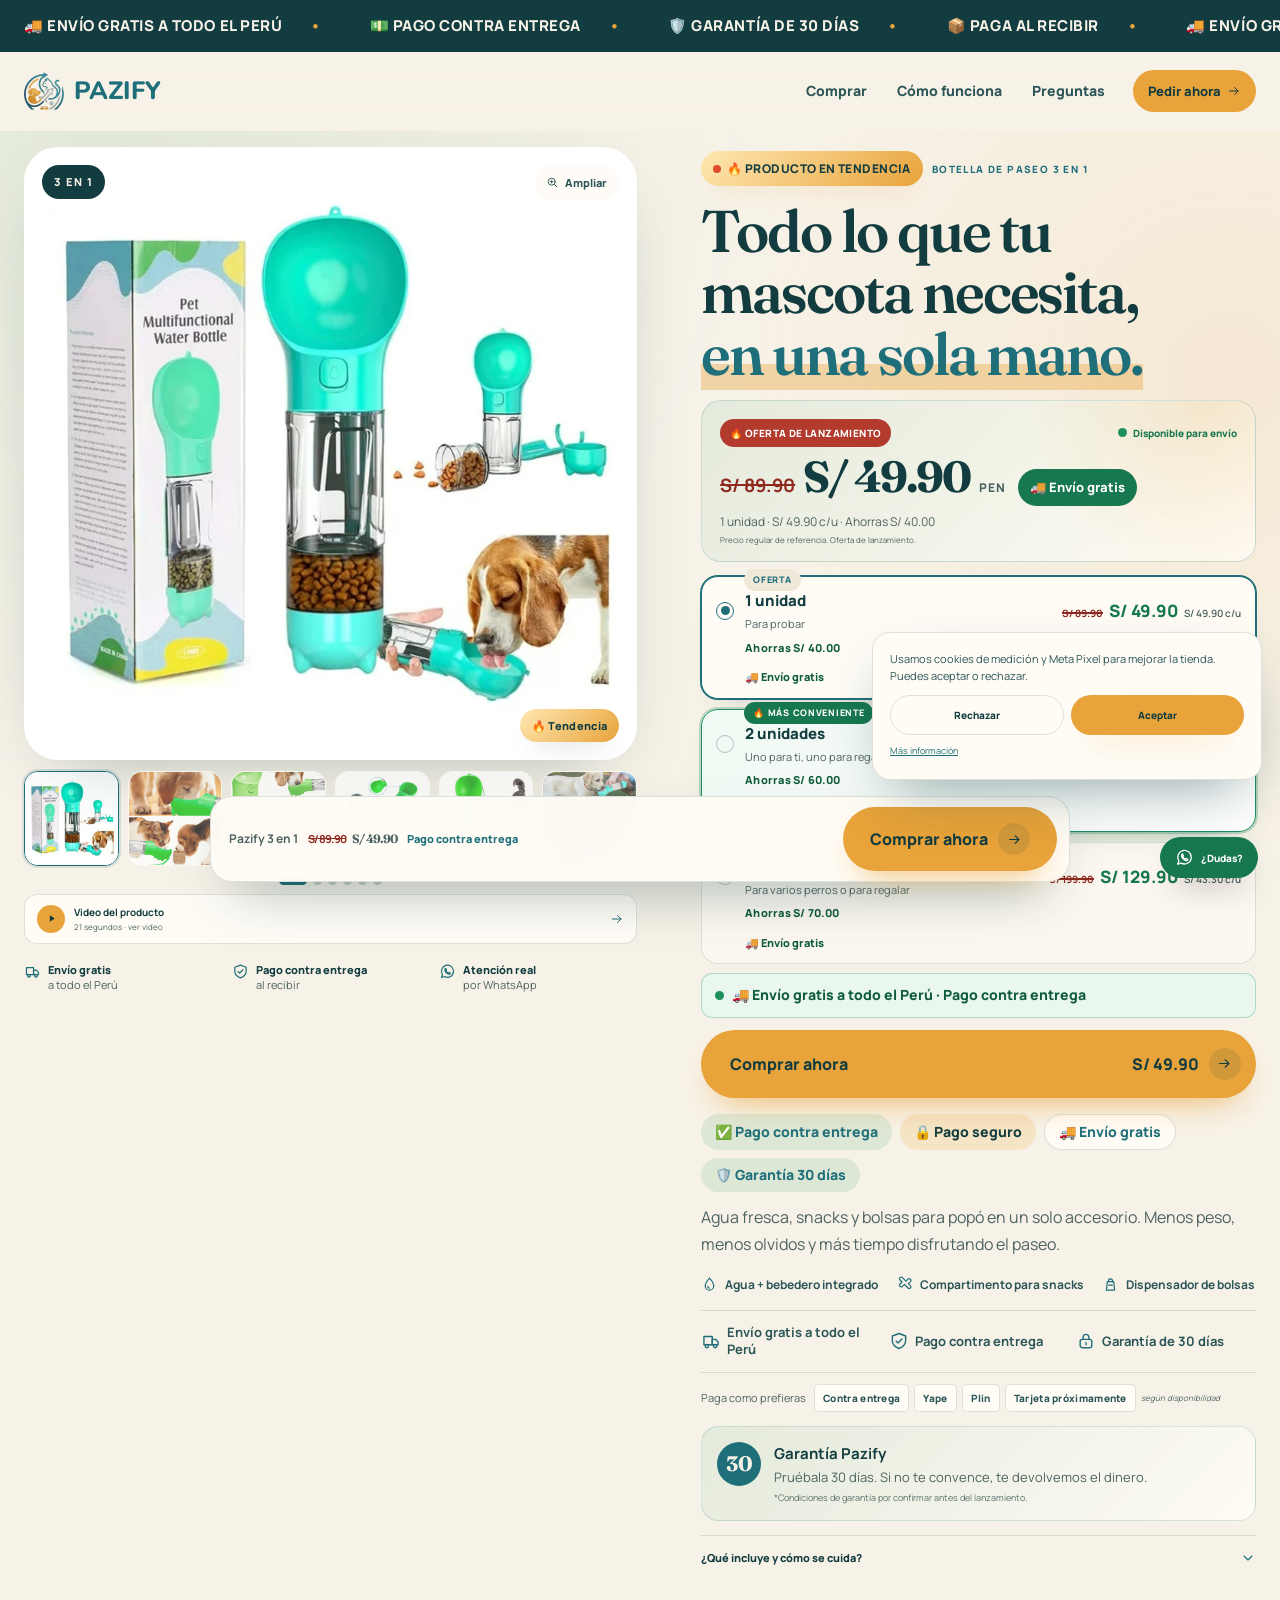
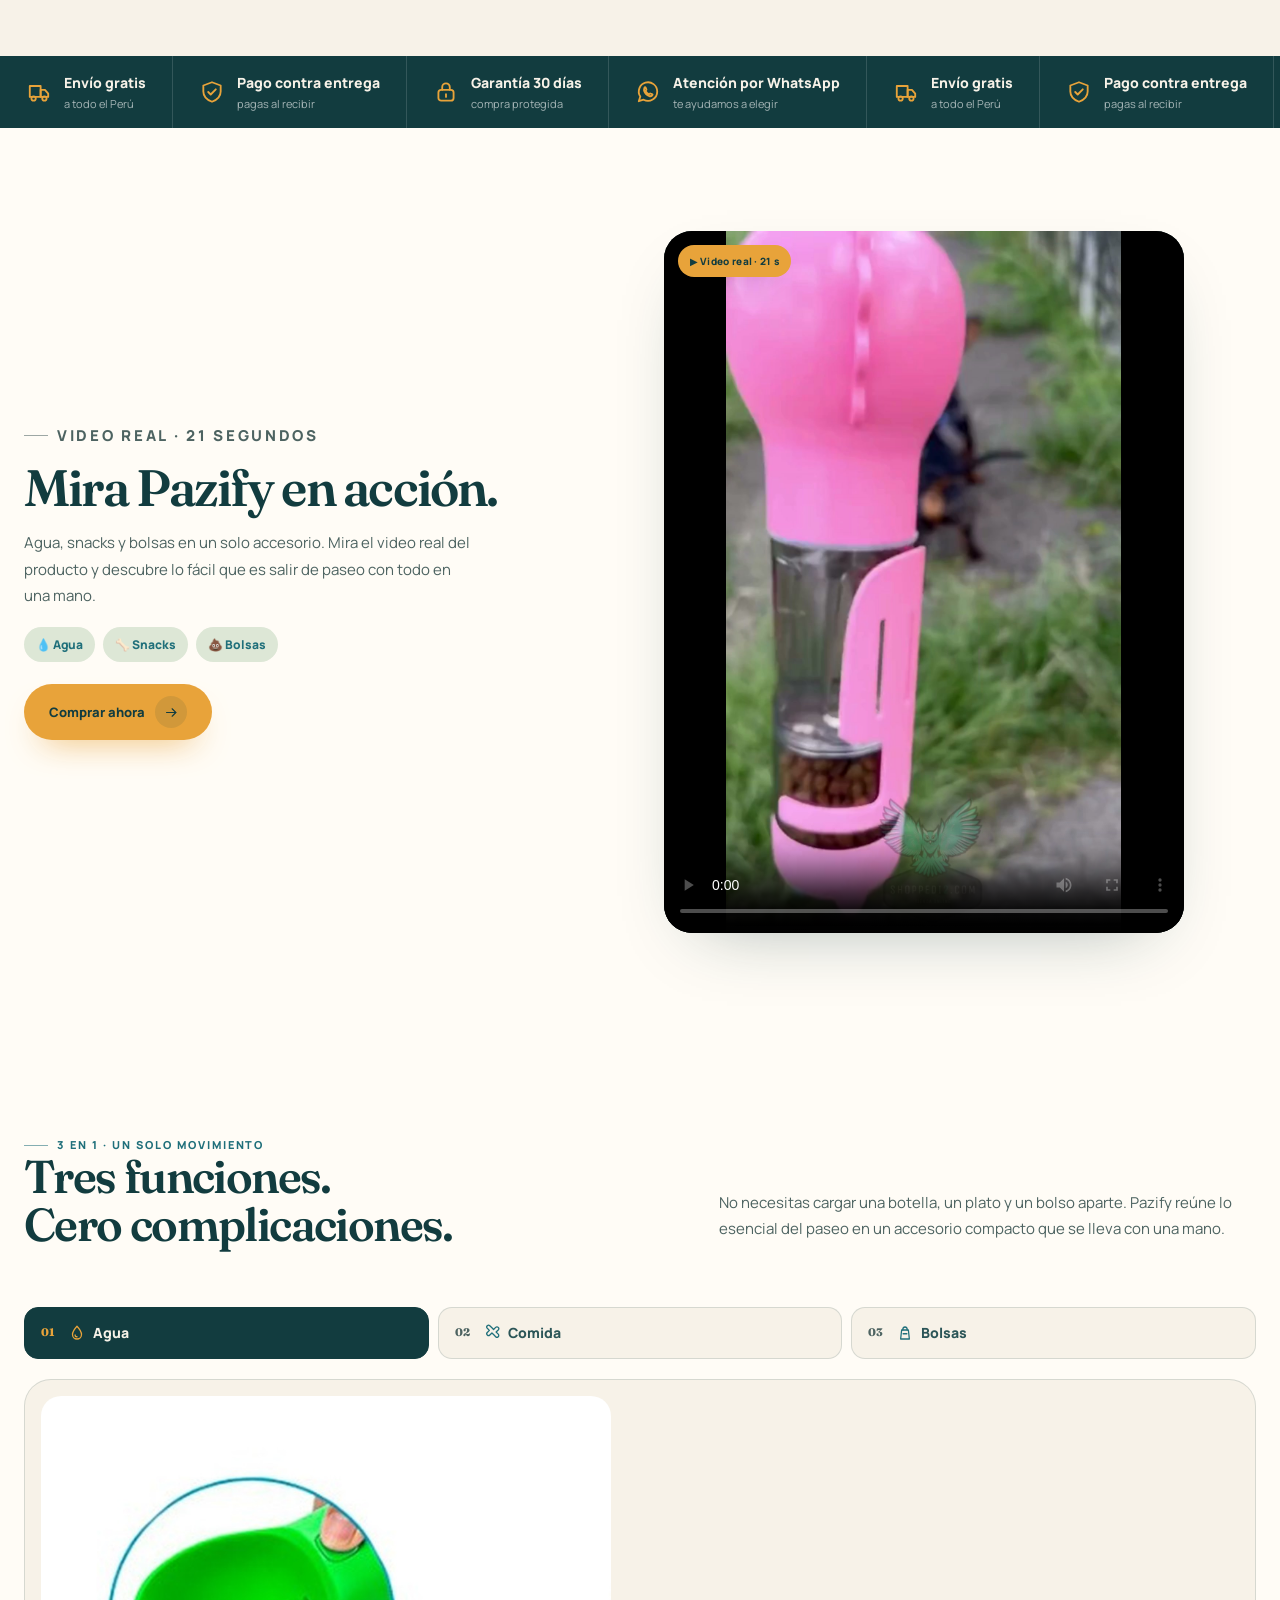
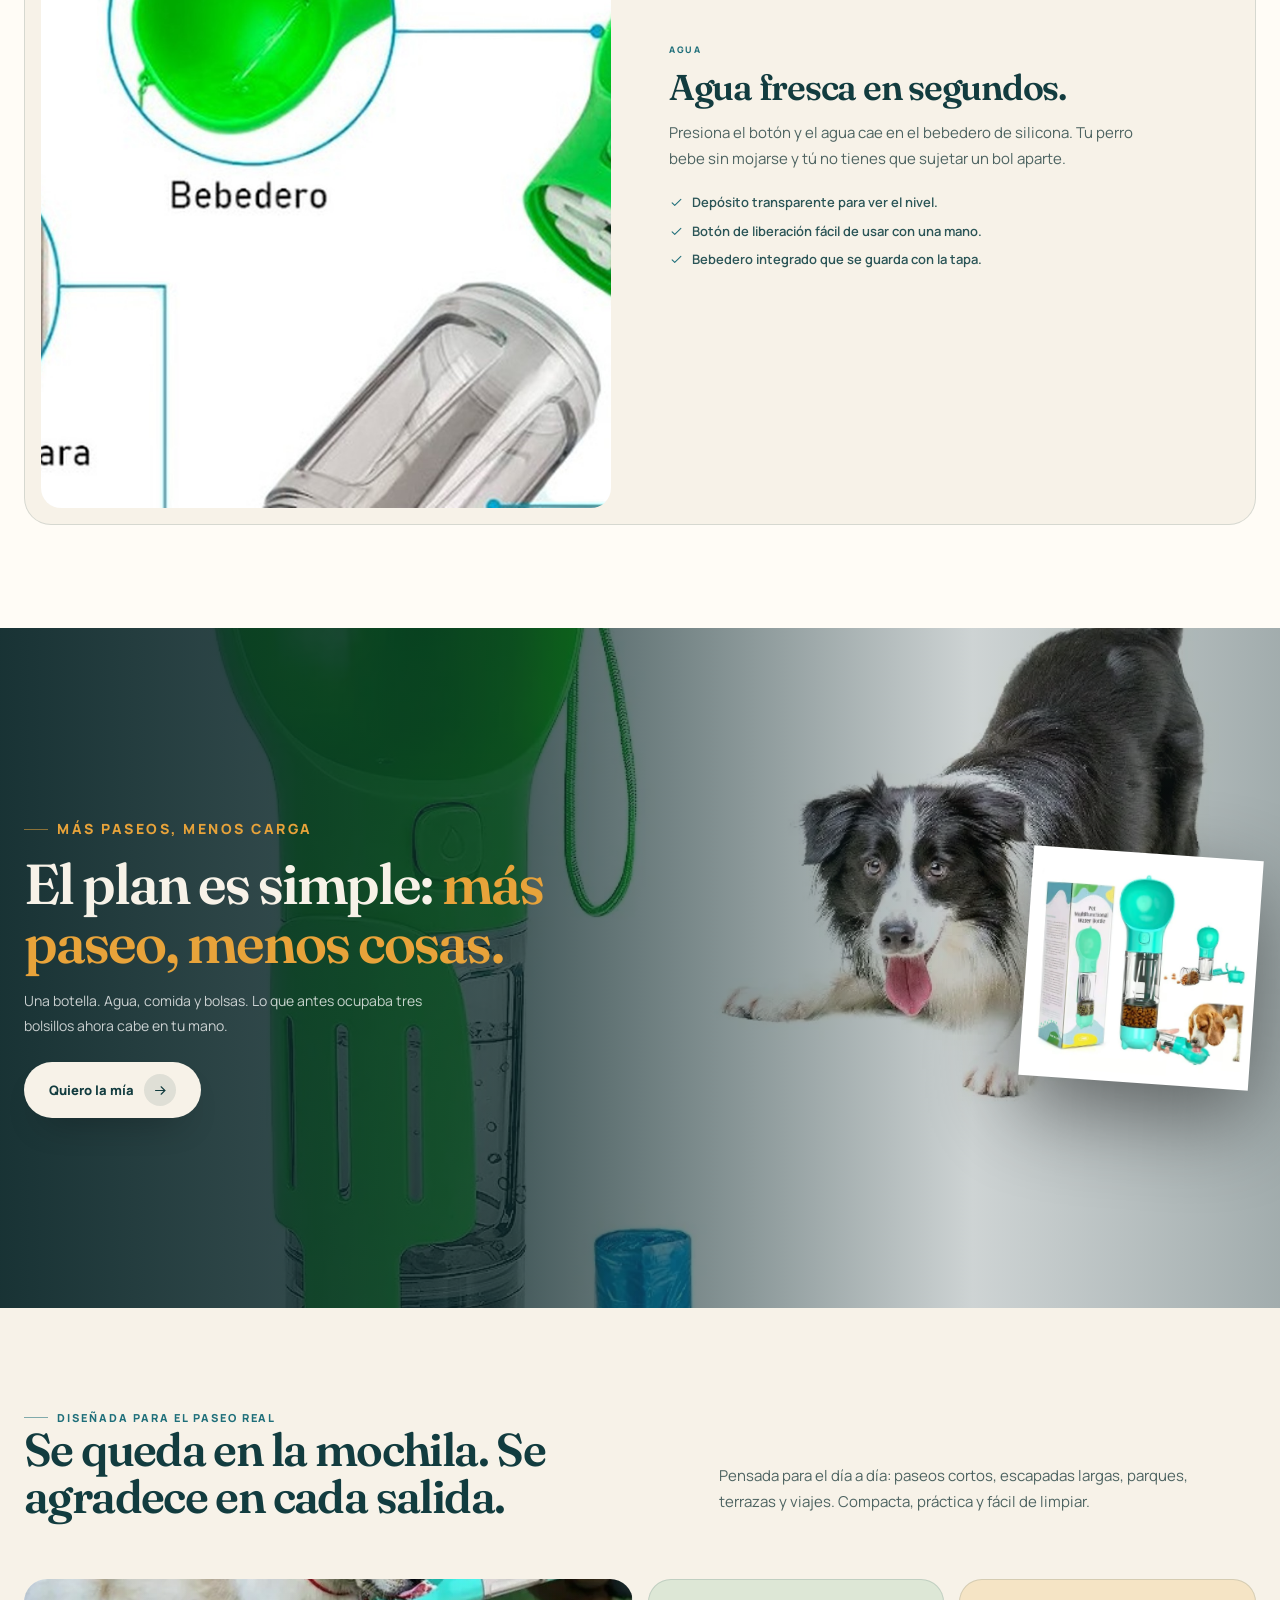
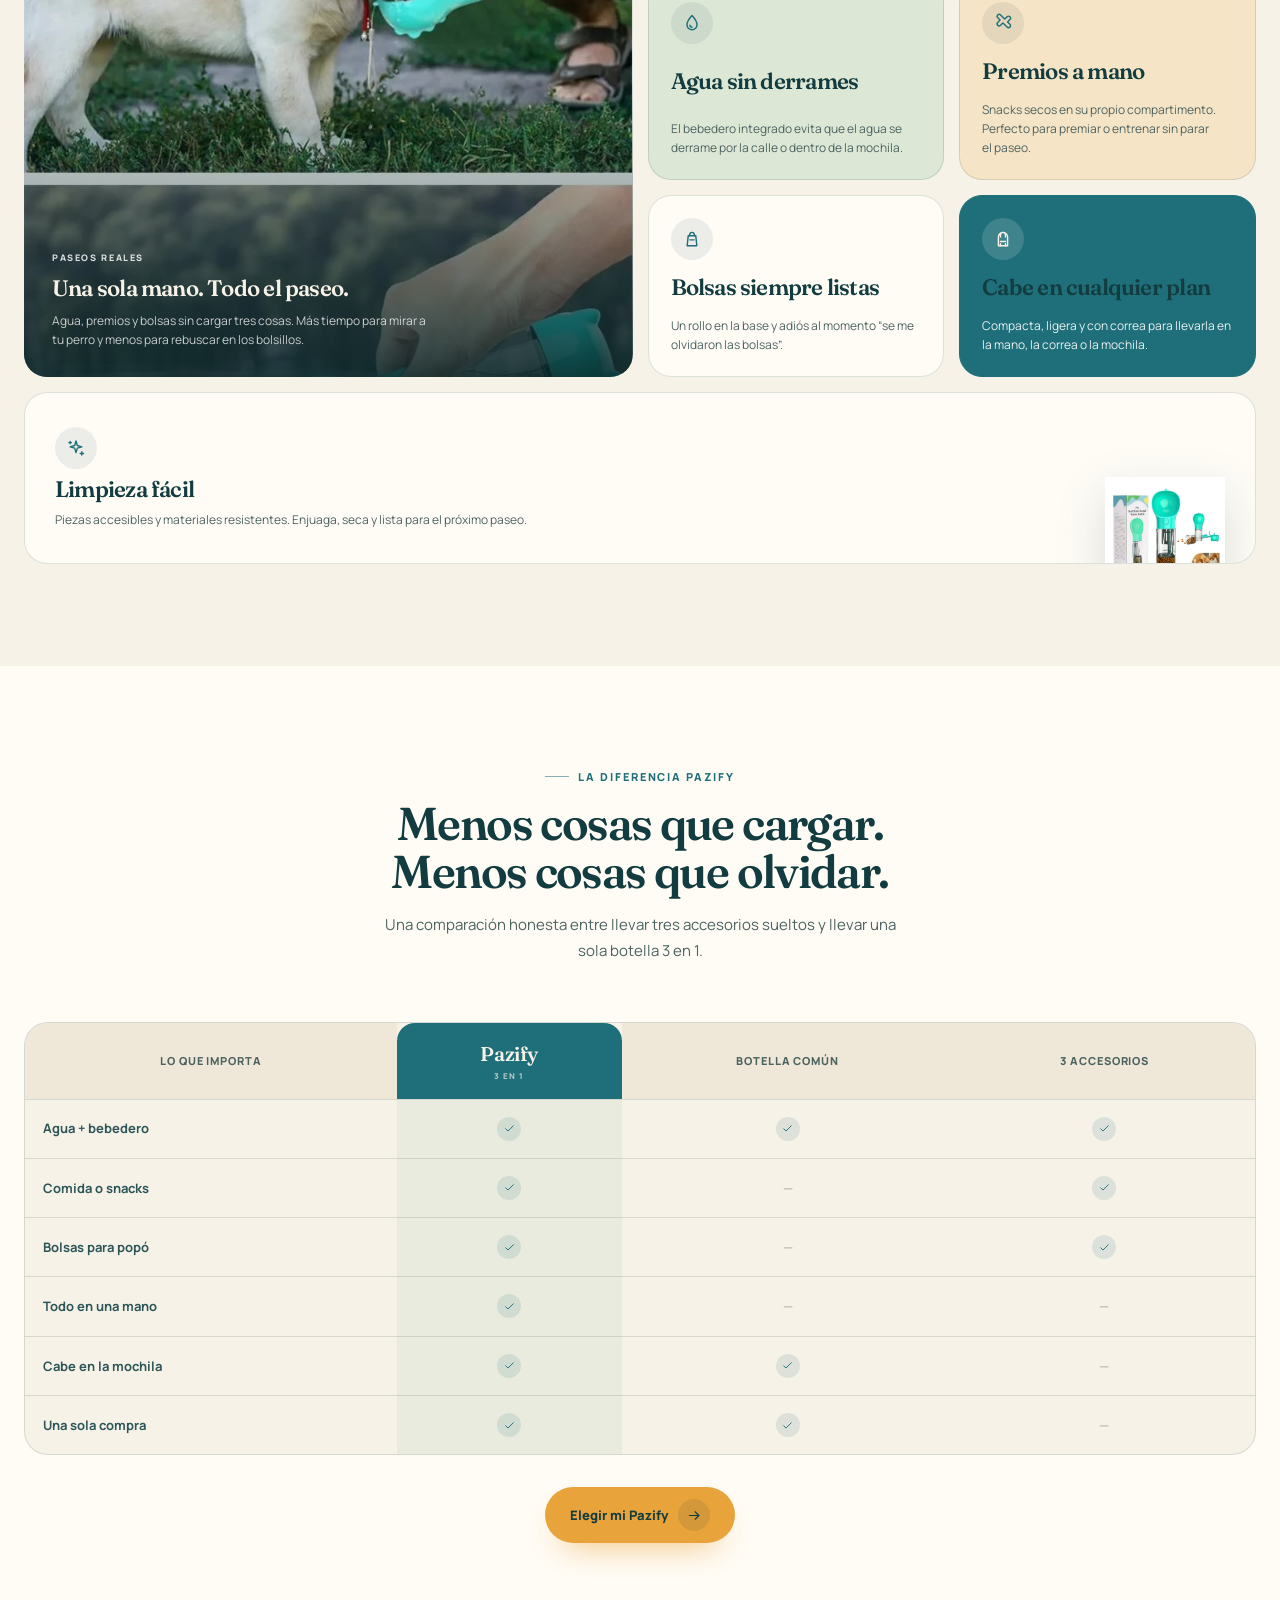
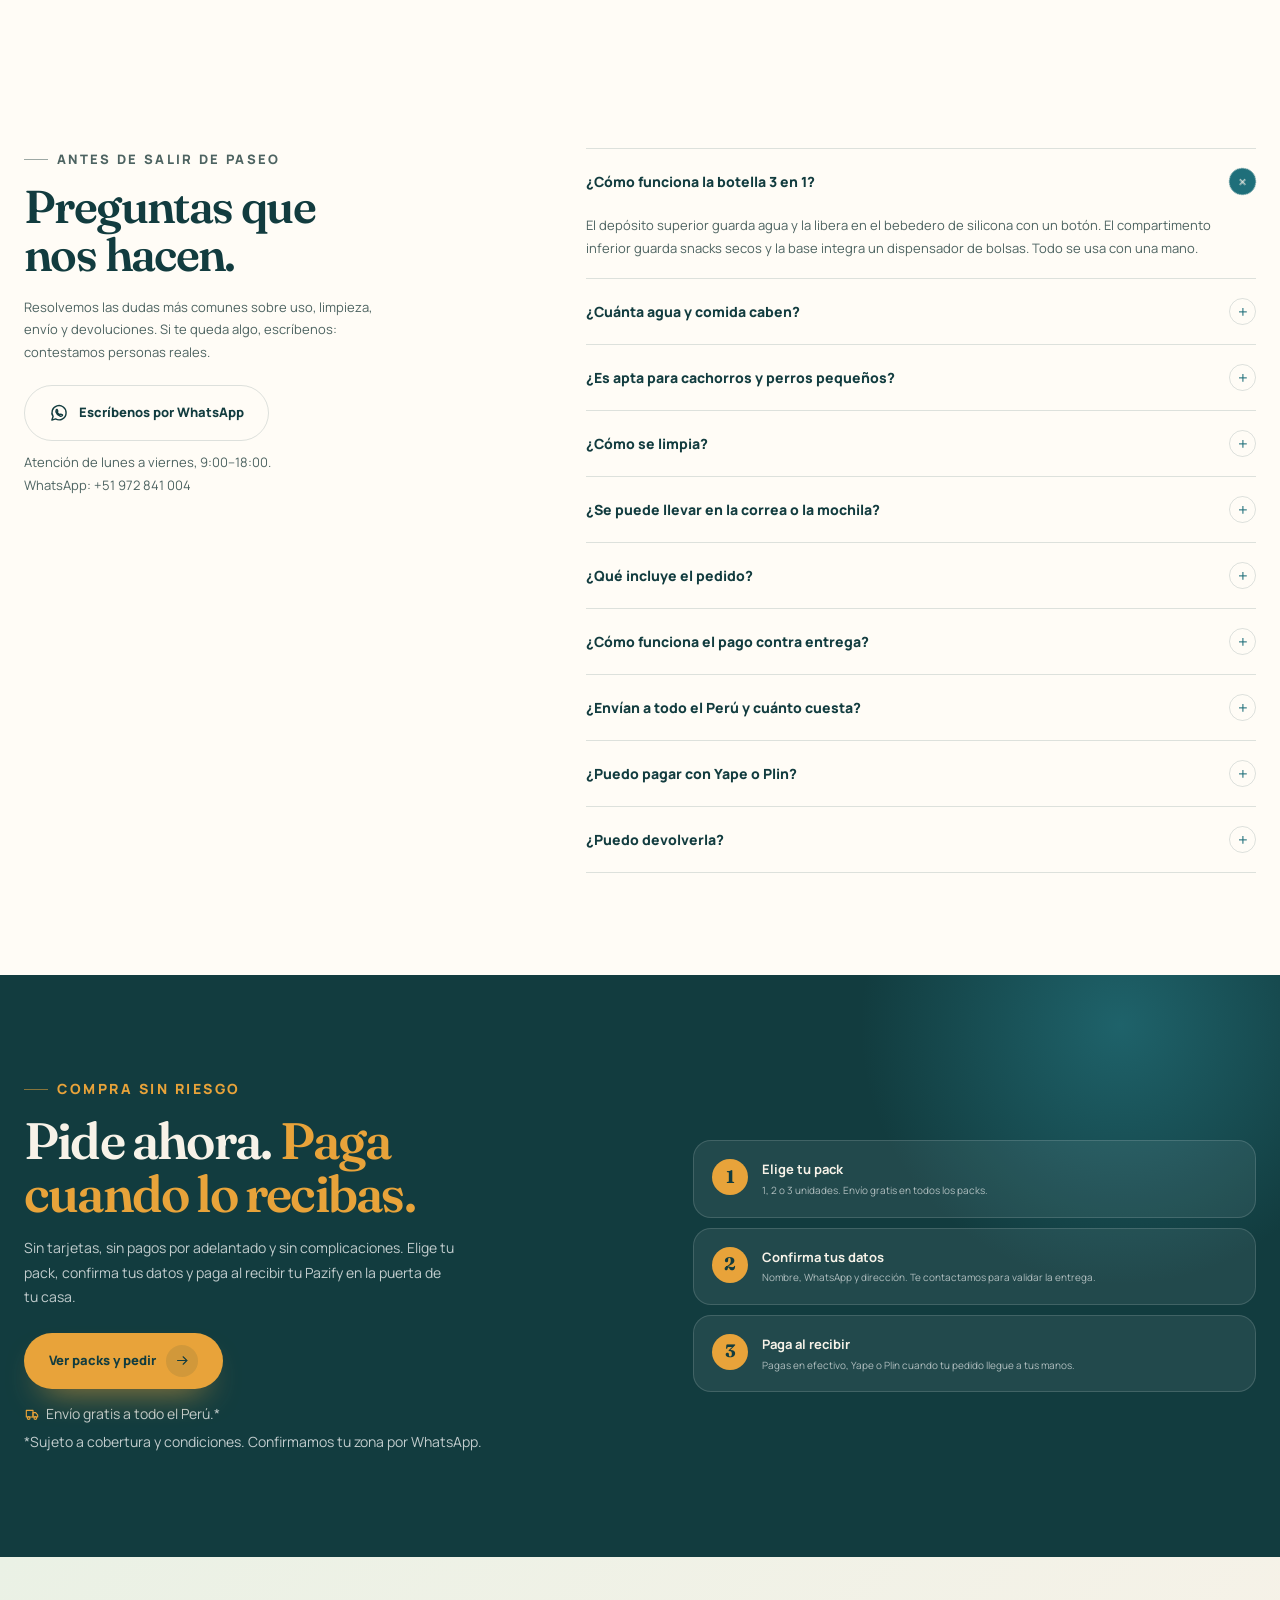
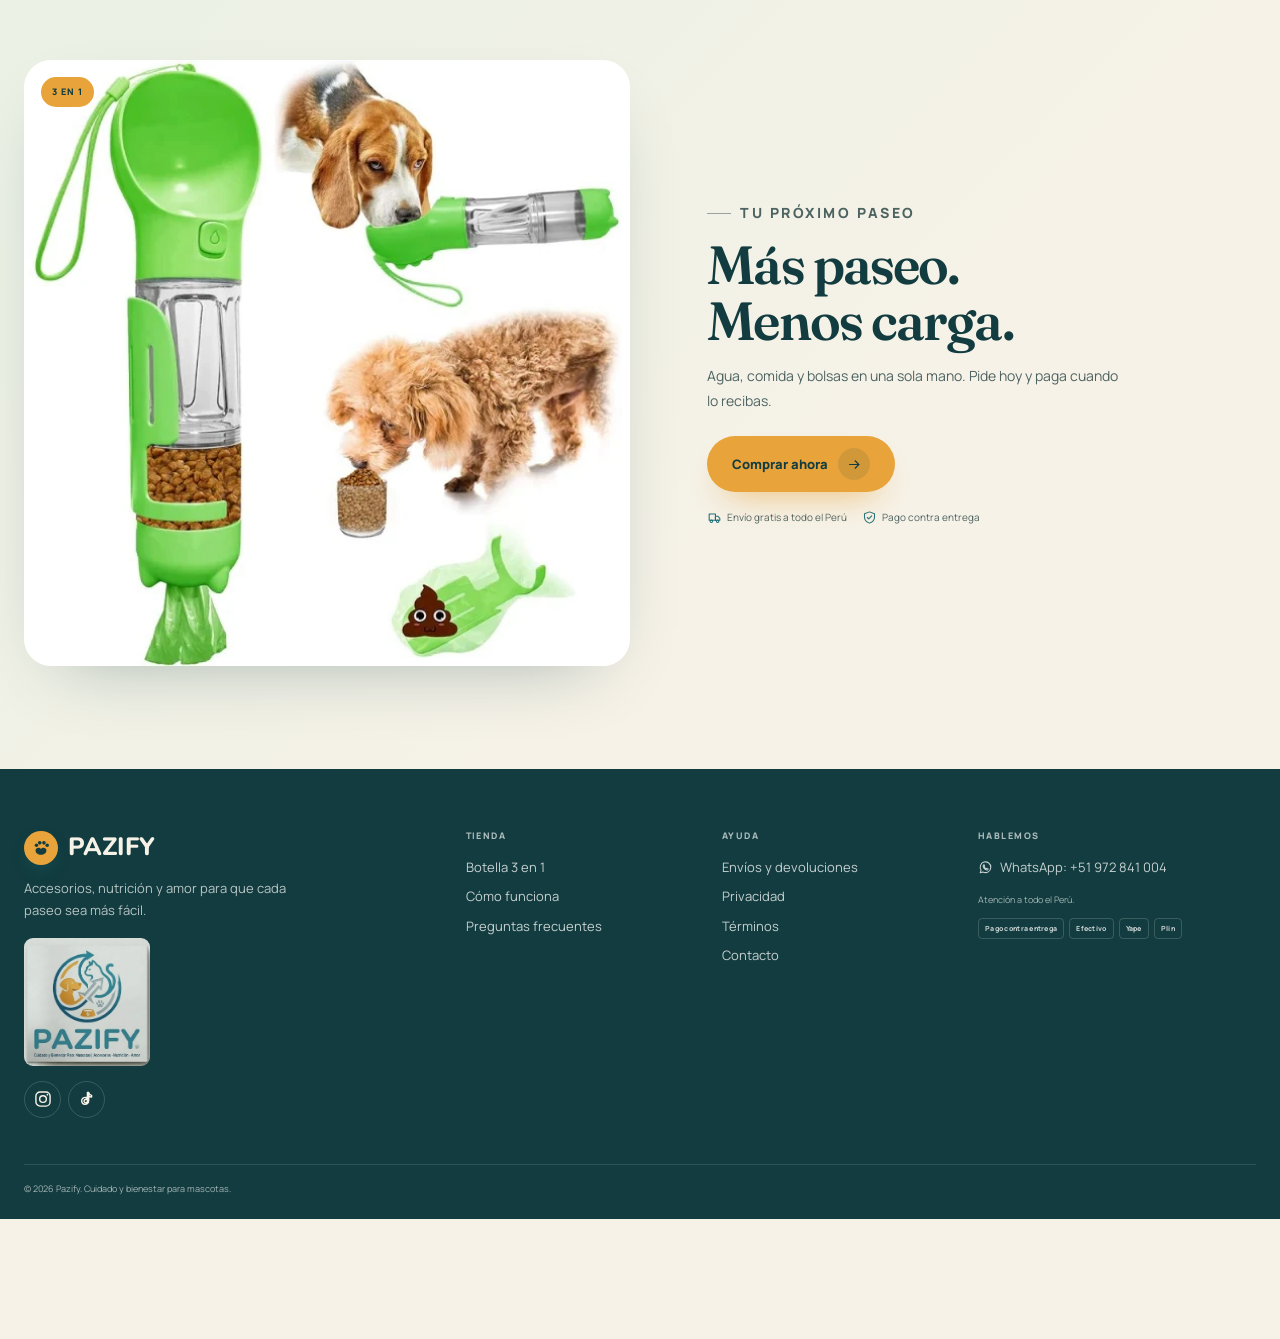
<file: index.html>
<!DOCTYPE html>
<html lang="es">
<head>
  <meta charset="UTF-8">
  <meta name="viewport" content="width=device-width, initial-scale=1.0">
  <meta name="theme-color" content="#123C3F">
  <title>Pazify | Botella 3 en 1 para perros — Pago contra entrega en Perú</title>
  <meta name="description" content="Agua, comida y bolsas para popó en una sola botella. Pide en Perú y paga contra entrega. Envío gratis a todo el Perú.">
  <meta name="robots" content="index,follow">
  <link rel="canonical" href="https://pazify.shop/">

  <meta property="og:type" content="website">
  <meta property="og:locale" content="es_PE">
  <meta property="og:site_name" content="Pazify">
  <meta property="og:title" content="Pazify | Botella 3 en 1 para perros — Pago contra entrega en Perú">
  <meta property="og:description" content="Agua fresca, snacks y bolsas para popó en un solo accesorio. Pago contra entrega y envío gratis a todo el Perú.">
  <meta property="og:url" content="https://pazify.shop/">
  <meta property="og:image" content="https://pazify.shop/assets/img/og-pazify-drive.jpg">
  <meta property="og:image:width" content="1200">
  <meta property="og:image:height" content="630">
  <meta property="og:image:alt" content="Botella Pazify 3 en 1 y el mensaje: todo lo que tu perro necesita, en una sola mano.">
  <meta name="twitter:card" content="summary_large_image">
  <meta name="twitter:title" content="Pazify | Botella 3 en 1 para perros — Pago contra entrega en Perú">
  <meta name="twitter:description" content="Agua, comida y bolsas para popó en una sola botella. Pago contra entrega en todo el Perú.">
  <meta name="twitter:image" content="https://pazify.shop/assets/img/og-pazify-drive.jpg">
  <meta name="twitter:image:alt" content="Botella Pazify 3 en 1 y el mensaje: todo lo que tu perro necesita, en una sola mano.">

  <link rel="icon" href="assets/img/favicon.svg" type="image/svg+xml">
  <link rel="manifest" href="site.webmanifest">
  <link rel="preconnect" href="https://fonts.googleapis.com">
  <link rel="preconnect" href="https://fonts.gstatic.com" crossorigin>
  <link href="https://fonts.googleapis.com/css2?family=Fraunces:opsz,wght@9..144,500;9..144,600;9..144,700&family=Manrope:wght@400;500;600;700;800&family=Nunito:wght@800&display=swap" rel="stylesheet">
  <link rel="stylesheet" href="styles.css">
  <script>document.documentElement.classList.add('js');</script>

  <script type="application/ld+json">
  {
    "@context": "https://schema.org",
    "@type": "Product",
    "name": "Pazify Botella de Paseo 3 en 1",
    "description": "Botella para paseos con perro que integra depósito de agua con bebedero, compartimento para snacks y dispensador de bolsas para popó.",
    "brand": {"@type": "Brand", "name": "Pazify"},
    "image": ["https://pazify.shop/assets/img/pazify-product-main.webp", "https://pazify.shop/assets/img/pazify-colors.webp"],
    "sku": "PAZ-3IN1-GREEN",
    "offers": {
      "@type": "AggregateOffer",
      "priceCurrency": "PEN",
      "lowPrice": "49.90",
      "highPrice": "129.90",
      "offerCount": "3",
      "availability": "https://schema.org/InStock",
      "url": "https://pazify.shop/#comprar"
    }
  }
  </script>
  <script type="application/ld+json">
  {
    "@context": "https://schema.org",
    "@type": "FAQPage",
    "mainEntity": [
      {"@type":"Question","name":"¿Cómo funciona la botella 3 en 1?","acceptedAnswer":{"@type":"Answer","text":"El depósito superior guarda agua y la libera en el bebedero de silicona con un botón. El compartimento inferior guarda snacks secos y la base integra un dispensador de bolsas."}},
      {"@type":"Question","name":"¿Cuánta agua y comida caben?","acceptedAnswer":{"@type":"Answer","text":"Tiene una capacidad aproximada de 300 ml de agua y 150 ml de snacks. Es compacta y está pensada para paseos cortos."}},
      {"@type":"Question","name":"¿Es apta para cachorros y perros pequeños?","acceptedAnswer":{"@type":"Answer","text":"Sí, está pensada para perros de paseo. Supervisa siempre a tu perro mientras bebe o come y elige un tamaño adecuado para él."}},
      {"@type":"Question","name":"¿Cómo se limpia?","acceptedAnswer":{"@type":"Answer","text":"Lava a mano con agua tibia y jabón suave antes y después de cada uso. Enjuaga bien y deja secar al aire todas las piezas."}},
      {"@type":"Question","name":"¿Pago contra entrega?","acceptedAnswer":{"@type":"Answer","text":"Sí. Pides sin pagar y pagas cuando recibes tu Pazify. Coordinamos la entrega por WhatsApp y el envío es gratis a todo el Perú."}},
      {"@type":"Question","name":"¿Puedo devolverla?","acceptedAnswer":{"@type":"Answer","text":"Tienes 30 días desde la entrega para solicitar una devolución si el producto no ha sido usado y conserva su empaque."}}
    ]
  }
  </script>
</head>
<body id="top">
  <a class="skip-link" href="#main">Saltar al contenido</a>

  <svg class="svg-sprite" aria-hidden="true" focusable="false">
    <symbol id="i-paw" viewBox="0 0 24 24">
      <path d="M12 20c-3.8 0-6.5-2.2-6.5-5.1 0-2 1.6-3.3 3.5-3.3 1.3 0 2.3.6 3 1.6.7-1 1.7-1.6 3-1.6 1.9 0 3.5 1.3 3.5 3.3 0 2.9-2.7 5.1-6.5 5.1Z" fill="currentColor"/>
      <circle cx="6.6" cy="8.7" r="2.1" fill="currentColor"/><circle cx="10.5" cy="5.8" r="2.2" fill="currentColor"/>
      <circle cx="15.5" cy="5.8" r="2.2" fill="currentColor"/><circle cx="19.4" cy="8.7" r="2.1" fill="currentColor"/>
    </symbol>
    <symbol id="i-arrow-right" viewBox="0 0 24 24"><path d="M4 12h15"/><path d="m13 6 6 6-6 6"/></symbol>
    <symbol id="i-arrow-down" viewBox="0 0 24 24"><path d="M12 4v15"/><path d="m6 13 6 6 6-6"/></symbol>
    <symbol id="i-arrow-up-right" viewBox="0 0 24 24"><path d="M7 17 17 7"/><path d="M8 7h9v9"/></symbol>
    <symbol id="i-cart" viewBox="0 0 24 24"><path d="M5.5 8h13l-1 12h-11l-1-12Z"/><path d="M9 8V6a3 3 0 0 1 6 0v2"/></symbol>
    <symbol id="i-menu" viewBox="0 0 24 24"><path d="M4 7h16M4 12h16M4 17h16"/></symbol>
    <symbol id="i-close" viewBox="0 0 24 24"><path d="m6 6 12 12M18 6 6 18"/></symbol>
    <symbol id="i-check" viewBox="0 0 24 24"><path d="m5 12.5 4.2 4.2L19 7"/></symbol>
    <symbol id="i-star" viewBox="0 0 24 24"><path d="m12 3 2.7 5.6 6.1.9-4.4 4.3 1 6.1-5.4-2.9-5.4 2.9 1-6.1-4.4-4.3 6.1-.9L12 3Z" fill="currentColor"/></symbol>
    <symbol id="i-droplet" viewBox="0 0 24 24"><path d="M12 3s6 6.5 6 11a6 6 0 0 1-12 0c0-4.5 6-11 6-11Z"/><path d="M9.5 14.5a2.5 2.5 0 0 0 2.5 2.5"/></symbol>
    <symbol id="i-bone" viewBox="0 0 24 24"><path d="M8.5 8.5 5.7 5.7a2.4 2.4 0 0 1 3.4-3.4l2.8 2.8 2.2 2.2 2.8-2.8a2.4 2.4 0 0 1 3.4 3.4l-2.8 2.8 2.8 2.8a2.4 2.4 0 0 1-3.4 3.4l-2.8-2.8-2.2-2.2-2.8 2.8a2.4 2.4 0 0 1-3.4-3.4l2.8-2.8Z"/></symbol>
    <symbol id="i-bag" viewBox="0 0 24 24"><path d="M7.5 8h9l1.3 12H6.2L7.5 8Z"/><path d="M9 8c0-2.2 1.3-4 3-4s3 1.8 3 4"/><path d="M9.5 13h5"/></symbol>
    <symbol id="i-backpack" viewBox="0 0 24 24"><path d="M6.5 9.5A5.5 5.5 0 0 1 12 4a5.5 5.5 0 0 1 5.5 5.5V20h-11V9.5Z"/><path d="M9 9.5V7a3 3 0 0 1 6 0v2.5"/><path d="M9 15h6"/><path d="M9 20v-2.5M15 20v-2.5"/></symbol>
    <symbol id="i-sparkle" viewBox="0 0 24 24"><path d="M12 3.5 13.6 9l5.4 1.6-5.4 1.6L12 17.5l-1.6-5.3L5 10.6 10.4 9 12 3.5Z"/><path d="M19 16.5v4M17 18.5h4M5 4v3M3.5 5.5h3"/></symbol>
    <symbol id="i-truck" viewBox="0 0 24 24"><path d="M3.5 6.5h10v10h-10v-10Z"/><path d="M13.5 10h4l3 3.5v3h-7V10Z"/><circle cx="7" cy="18" r="2"/><circle cx="17" cy="18" r="2"/></symbol>
    <symbol id="i-shield" viewBox="0 0 24 24"><path d="M12 3 20 6v5.5c0 4.6-3.3 7.7-8 9.5-4.7-1.8-8-4.9-8-9.5V6l8-3Z"/><path d="m8.5 12 2.3 2.3 4.7-4.8"/></symbol>
    <symbol id="i-lock" viewBox="0 0 24 24"><rect x="5" y="10" width="14" height="10" rx="2.5"/><path d="M8.5 10V7.5a3.5 3.5 0 0 1 7 0V10"/><path d="M12 14v2.5"/></symbol>
    <symbol id="i-whatsapp" viewBox="0 0 24 24"><path d="M20.5 11.6a8.5 8.5 0 0 1-12.6 7.5L3.5 20.5l1.4-4.3A8.5 8.5 0 1 1 20.5 11.6Z"/><path d="M8.7 8.2c.3-.6.7-.6 1-.5l.8 1.8c.1.3 0 .5-.2.7l-.6.7c.7 1.4 1.8 2.5 3.2 3.2l.7-.6c.2-.2.5-.2.7-.1l1.8.8c.2.2.2.6-.4 1.1-.7.6-1.6.8-2.4.5-2.1-.7-4.2-2.8-4.9-4.9-.2-.9 0-1.7.3-2.7Z"/></symbol>
    <symbol id="i-instagram" viewBox="0 0 24 24"><rect x="3.5" y="3.5" width="17" height="17" rx="5"/><circle cx="12" cy="12" r="4"/><circle cx="17.3" cy="6.8" r="1" fill="currentColor" stroke="none"/></symbol>
    <symbol id="i-tiktok" viewBox="0 0 24 24"><path d="M14 4v10.2a4.2 4.2 0 1 1-3-4v2.4a2 2 0 1 0 1.5 1.9V4h1.5c.4 2 1.7 3.3 3.5 3.6v2.1c-1.5 0-2.8-.5-3.5-1.2"/></symbol>
    <symbol id="i-plus" viewBox="0 0 24 24"><path d="M12 5v14M5 12h14"/></symbol>
    <symbol id="i-minus" viewBox="0 0 24 24"><path d="M5 12h14"/></symbol>
    <symbol id="i-chevron-down" viewBox="0 0 24 24"><path d="m6 9 6 6 6-6"/></symbol>
    <symbol id="i-heart" viewBox="0 0 24 24"><path d="M20.5 8.8c0 5-8.5 10-8.5 10s-8.5-5-8.5-10A4.3 4.3 0 0 1 12 6.6a4.3 4.3 0 0 1 8.5 2.2Z"/></symbol>
    <symbol id="i-leaf" viewBox="0 0 24 24"><path d="M20 4C11 4 5 8.5 5 15c0 2.8 2.2 5 5 5 6.5 0 10-6 10-16Z"/><path d="M4 21c3-5.5 7-8.5 12-10.5"/></symbol>
    <symbol id="i-play" viewBox="0 0 24 24"><path d="m9 6 9 6-9 6V6Z" fill="currentColor" stroke="none"/></symbol>
    <symbol id="i-zoom" viewBox="0 0 24 24"><circle cx="10.5" cy="10.5" r="6.5"/><path d="m15.5 15.5 4.5 4.5M8 10.5h5M10.5 8v5"/></symbol>
    <symbol id="i-copy" viewBox="0 0 24 24"><rect x="8" y="8" width="11" height="11" rx="2"/><path d="M16 8V6a2 2 0 0 0-2-2H6a2 2 0 0 0-2 2v8a2 2 0 0 0 2 2h2"/></symbol>
    <symbol id="i-trash" viewBox="0 0 24 24"><path d="M4 7h16M9 7V5h6v2M6.5 7l1 13h9l1-13M10 11v5M14 11v5"/></symbol>
    <symbol id="i-quote" viewBox="0 0 24 24"><path d="M9.5 7H6.8A2.8 2.8 0 0 0 4 9.8v3.4A2.8 2.8 0 0 0 6.8 16h1.1A3.6 3.6 0 0 1 4.5 19v1.5c4.2 0 7-2.8 7-7V9.8A2.8 2.8 0 0 0 9.5 7Z" fill="currentColor" stroke="none"/><path d="M19.5 7h-2.7A2.8 2.8 0 0 0 14 9.8v3.4a2.8 2.8 0 0 0 2.8 2.8h1.1a3.6 3.6 0 0 1-3.4 3v1.5c4.2 0 7-2.8 7-7V9.8A2.8 2.8 0 0 0 19.5 7Z" fill="currentColor" stroke="none"/></symbol>
    <symbol id="i-mail" viewBox="0 0 24 24"><rect x="3" y="5" width="18" height="14" rx="2.5"/><path d="m4 7 8 6 8-6"/></symbol>
    <symbol id="i-phone" viewBox="0 0 24 24"><path d="M7 3.5h3l1.2 4-2 1.5a12 12 0 0 0 5.8 5.8l1.5-2 4 1.2v3a2 2 0 0 1-2.2 2A17.5 17.5 0 0 1 5 5.7 2 2 0 0 1 7 3.5Z"/></symbol>
  </svg>

  <div class="announcement" role="region" aria-label="Envío gratis, pago contra entrega y garantía">
    <span class="sr-only">Envío gratis a todo el Perú. Pago contra entrega. Garantía de 30 días. Paga al recibir.</span>
    <div class="announcement-marquee" aria-hidden="true">
      <div class="announcement-track">
        <span>🚚 Envío gratis a todo el Perú</span>
        <span>💵 Pago contra entrega</span>
        <span>🛡️ Garantía de 30 días</span>
        <span>📦 Paga al recibir</span>
        <span>🚚 Envío gratis a todo el Perú</span>
        <span>💵 Pago contra entrega</span>
        <span>🛡️ Garantía de 30 días</span>
        <span>📦 Paga al recibir</span>
      </div>
    </div>
  </div>

  <header class="site-header" data-header>
    <div class="container header-inner">
      <a class="brand" href="#comprar" aria-label="Pazify, ir a comprar">
        <span class="brand-mark brand-mark--icon" aria-hidden="true"><img src="assets/img/logo-icon.png" alt="" width="38" height="38"></span>
        <span class="brand-word">PAZIFY</span>
      </a>

      <nav class="primary-nav" id="primary-nav" aria-label="Navegación principal">
        <a href="#comprar">Comprar</a>
        <a href="#como-funciona">Cómo funciona</a>
        <a href="#faq">Preguntas</a>
      </nav>

      <div class="header-actions">
        <a class="header-order" href="#comprar">Pedir ahora <svg class="icon"><use href="#i-arrow-right"/></svg></a>
        <button class="menu-button" type="button" data-menu-toggle aria-expanded="false" aria-controls="primary-nav">
          <span class="sr-only">Abrir menú</span>
          <svg class="icon menu-icon-open"><use href="#i-menu"/></svg>
          <svg class="icon menu-icon-close"><use href="#i-close"/></svg>
        </button>
      </div>
    </div>
  </header>

  <main id="main">
    <section class="pdp" id="comprar">
      <div class="container">
        <div class="pdp-grid">
          <div class="gallery" data-gallery>
            <div class="gallery-main">
              <button class="gallery-open" type="button" data-lightbox-open aria-label="Ampliar imagen del producto">
                <img data-gallery-main src="assets/img/pazify-product-main.webp" alt="Botella Pazify 3 en 1" width="800" height="800" fetchpriority="high">
              </button>
              <span class="gallery-badge">3 EN 1</span>
              <span class="gallery-trend">🔥 Tendencia</span>
              <span class="gallery-hint"><svg class="icon"><use href="#i-zoom"/></svg> Ampliar</span>
            </div>

            <div class="gallery-thumbs" data-gallery-thumbs role="tablist" aria-label="Galería del producto">
              <button class="thumb is-active" type="button" role="tab" aria-selected="true" data-src="assets/img/pazify-product-main.webp" data-alt="Botella Pazify 3 en 1" aria-label="Botella Pazify 3 en 1">
                <img src="assets/img/thumbs/pazify-product-main.jpg" alt="" width="160" height="160" loading="lazy" decoding="async">
              </button>
              <button class="thumb" type="button" role="tab" aria-selected="false" data-src="assets/img/pazify-features.webp" data-alt="Funciones de la botella Pazify 3 en 1" aria-label="Funciones de la botella Pazify 3 en 1">
                <img src="assets/img/thumbs/pazify-features.jpg" alt="" width="160" height="160" loading="lazy" decoding="async">
              </button>
              <button class="thumb" type="button" role="tab" aria-selected="false" data-src="assets/img/pazify-colors-clean.webp" data-alt="Pazify disponible en varios colores" aria-label="Pazify disponible en varios colores">
                <img src="assets/img/thumbs/pazify-colors-clean.jpg" alt="" width="160" height="160" loading="lazy" decoding="async">
              </button>
              <button class="thumb" type="button" role="tab" aria-selected="false" data-src="assets/img/pazify-components.webp" data-alt="Componentes y funciones de la botella Pazify 3 en 1" aria-label="Componentes y funciones de la botella Pazify 3 en 1">
                <img src="assets/img/thumbs/pazify-components.jpg" alt="" width="160" height="160" loading="lazy" decoding="async">
              </button>
              <button class="thumb" type="button" role="tab" aria-selected="false" data-src="assets/img/pazify-lifestyle-1.webp" data-alt="Pazify en uso durante un paseo" aria-label="Pazify en uso durante un paseo">
                <img src="assets/img/thumbs/pazify-lifestyle-1.jpg" alt="" width="160" height="160" loading="lazy" decoding="async">
              </button>
              <button class="thumb" type="button" role="tab" aria-selected="false" data-src="assets/img/pazify-lifestyle-2.webp" data-alt="Detalle de Pazify en un paseo real" aria-label="Detalle de Pazify en un paseo real">
                <img src="assets/img/thumbs/pazify-lifestyle-2.jpg" alt="" width="160" height="160" loading="lazy" decoding="async">
              </button>
            </div>

            <div class="gallery-dots" data-gallery-dots role="group" aria-label="Indicador de imágenes">
              <button class="gallery-dot is-active" type="button" data-gallery-dot="0" aria-label="Ver imagen 1" aria-pressed="true"></button>
              <button class="gallery-dot" type="button" data-gallery-dot="1" aria-label="Ver imagen 2" aria-pressed="false"></button>
              <button class="gallery-dot" type="button" data-gallery-dot="2" aria-label="Ver imagen 3" aria-pressed="false"></button>
              <button class="gallery-dot" type="button" data-gallery-dot="3" aria-label="Ver imagen 4" aria-pressed="false"></button>
              <button class="gallery-dot" type="button" data-gallery-dot="4" aria-label="Ver imagen 5" aria-pressed="false"></button>
              <button class="gallery-dot" type="button" data-gallery-dot="5" aria-label="Ver imagen 6" aria-pressed="false"></button>
            </div>

            <button class="video-thumb" type="button" data-video-open>
              <span class="play-dot"><svg class="icon"><use href="#i-play"/></svg></span>
              <span><strong>Video del producto</strong><small>21 segundos · ver video</small></span>
              <svg class="icon"><use href="#i-arrow-right"/></svg>
            </button>

            <div class="gallery-proof" aria-label="Ventajas de compra">
              <div class="proof-item"><svg class="icon"><use href="#i-truck"/></svg><span><strong>Envío gratis</strong> a todo el Perú</span></div>
              <div class="proof-item"><svg class="icon"><use href="#i-shield"/></svg><span><strong>Pago contra entrega</strong> al recibir</span></div>
              <div class="proof-item"><svg class="icon"><use href="#i-whatsapp"/></svg><span><strong>Atención real</strong> por WhatsApp</span></div>
            </div>
          </div>

          <div class="buybox">
            <div class="buybox-eyebrow"><span class="trend-badge"><span class="trend-dot"></span>🔥 Producto en tendencia</span><span>Botella de paseo 3 en 1</span></div>
            <h1>Todo lo que tu mascota necesita, <em>en una sola mano.</em></h1>

            <div class="offer offer-hero">
              <div class="offer-label">
                <span class="offer-fire">🔥 Oferta de lanzamiento</span>
                <span class="offer-stock"><span class="pulse-dot"></span> Disponible para envío</span>
              </div>
              <div class="price-line">
                <span class="price-old" data-price-old>S/ 89.90</span>
                <span class="price" data-price>S/ 49.90</span>
                <span class="price-currency">PEN</span>
                <span class="price-badge free-ship-badge" data-price-badge>🚚 Envío gratis</span>
              </div>
              <p class="price-note" data-price-note>1 unidad · S/ 49.90 c/u · Ahorras S/ 40.00</p>
              <p class="price-legal">Precio regular de referencia. Oferta de lanzamiento.</p>
            </div>

            <form class="bundle-form bundle-form-hero" data-bundle-form>
              <fieldset>
                <legend class="sr-only">Elige tu pack</legend>
                <label class="bundle-option">
                  <input type="radio" name="bundle" value="1" checked>
                  <span class="bundle-card">
                    <span class="bundle-flag bundle-flag-neutral">Oferta</span>
                    <span class="bundle-radio" aria-hidden="true"></span>
                    <span class="bundle-info"><strong>1 unidad</strong><span>Para probar</span></span>
                    <span class="bundle-price"><span class="price-old">S/ 89.90</span> <strong class="bundle-current">S/ 49.90</strong> <small>S/ 49.90 c/u</small></span>
                    <span class="bundle-save">Ahorras S/ 40.00</span>
                    <span class="bundle-ship">🚚 Envío gratis</span>
                  </span>
                </label>
                <label class="bundle-option bundle-option-featured">
                  <input type="radio" name="bundle" value="2">
                  <span class="bundle-card">
                    <span class="bundle-flag bundle-flag-green">🔥 Más conveniente</span>
                    <span class="bundle-radio" aria-hidden="true"></span>
                    <span class="bundle-info"><strong>2 unidades</strong><span>Uno para ti, uno para regalar</span></span>
                    <span class="bundle-price"><span class="price-old">S/ 149.90</span> <strong class="bundle-current">S/ 89.90</strong> <small>S/ 44.95 c/u</small></span>
                    <span class="bundle-save">Ahorras S/ 60.00</span>
                    <span class="bundle-ship">🚚 Envío gratis</span>
                  </span>
                </label>
                <label class="bundle-option">
                  <input type="radio" name="bundle" value="3">
                  <span class="bundle-card">
                    <span class="bundle-flag bundle-flag-amber">Mejor precio/unidad</span>
                    <span class="bundle-radio" aria-hidden="true"></span>
                    <span class="bundle-info"><strong>3 unidades</strong><span>Para varios perros o para regalar</span></span>
                    <span class="bundle-price"><span class="price-old">S/ 199.90</span> <strong class="bundle-current">S/ 129.90</strong> <small>S/ 43.30 c/u</small></span>
                    <span class="bundle-save">Ahorras S/ 70.00</span>
                    <span class="bundle-ship">🚚 Envío gratis</span>
                  </span>
                </label>
              </fieldset>
            </form>

            <p class="shipping-nudge shipping-nudge-green" data-shipping-nudge><span class="pulse-dot"></span> 🚚 Envío gratis a todo el Perú · Pago contra entrega</p>

            <div class="buy-actions">
              <button class="btn btn-primary btn-add btn-cta" type="button" data-open-order>
                Comprar ahora <span class="btn-price" data-order-price-cta>S/ 49.90</span>
                <span class="btn-icon"><svg class="icon"><use href="#i-arrow-right"/></svg></span>
              </button>
            </div>

            <div class="sales-proof">
              <span class="sales-chip">✅ Pago contra entrega</span>
              <span class="sales-chip">🔒 Pago seguro</span>
              <span class="sales-chip">🚚 Envío gratis</span>
              <span class="sales-chip">🛡️ Garantía 30 días</span>
            </div>

            <p class="buybox-sub">Agua fresca, snacks y bolsas para popó en un solo accesorio. Menos peso, menos olvidos y más tiempo disfrutando el paseo.</p>

            <ul class="quick-benefits">
              <li><svg class="icon"><use href="#i-droplet"/></svg> Agua + bebedero integrado</li>
              <li><svg class="icon"><use href="#i-bone"/></svg> Compartimento para snacks</li>
              <li><svg class="icon"><use href="#i-bag"/></svg> Dispensador de bolsas</li>
            </ul>

            <div class="trust-row">
              <div><svg class="icon"><use href="#i-truck"/></svg><span>Envío gratis a todo el Perú</span></div>
              <div><svg class="icon"><use href="#i-shield"/></svg><span>Pago contra entrega</span></div>
              <div><svg class="icon"><use href="#i-lock"/></svg><span>Garantía de 30 días</span></div>
            </div>

            <div class="payment-row">
              <span class="payment-label">Paga como prefieras</span>
              <span class="payment-chip">Contra entrega</span>
              <span class="payment-chip">Yape</span>
              <span class="payment-chip">Plin</span>
              <span class="payment-chip">Tarjeta próximamente</span>
              <span class="payment-note">según disponibilidad</span>
            </div>

            <div class="guarantee">
              <span class="guarantee-badge">30</span>
              <div>
                <strong>Garantía Pazify</strong>
                <p>Pruébala 30 días. Si no te convence, te devolvemos el dinero.</p><p class="small-note">*Condiciones de garantía por confirmar antes del lanzamiento.</p>
              </div>
            </div>

            <details class="quick-details">
              <summary>¿Qué incluye y cómo se cuida? <svg class="icon"><use href="#i-chevron-down"/></svg></summary>
              <div>
                <p><strong>Incluye:</strong> botella Pazify 3 en 1. El contenido exacto del pack se confirma al momento del pedido.</p>
                <p><strong>Pago:</strong> contra entrega en todo el Perú. Pagas cuando recibes tu pedido.</p>
                <p><strong>Cuidado:</strong> lava a mano con agua tibia y jabón suave antes y después de cada uso. Seca al aire.</p>
                <p><strong>Seguridad:</strong> supervisa siempre a tu perro mientras bebe o come. No es un juguete.</p>
                <p class="small-note">Capacidad aproximada: 300 ml de agua y 150 ml de snacks, según el proveedor.</p>
              </div>
            </details>
          </div>
        </div>
      </div>
    </section>

    <section class="trust-strip" aria-label="Ventajas de comprar en Pazify">
      <span class="sr-only">Envío gratis a todo el Perú. Pago contra entrega. Garantía de 30 días. Atención por WhatsApp.</span>
      <div class="trust-marquee" aria-hidden="true">
        <div class="trust-track">
          <div><svg class="icon"><use href="#i-truck"/></svg><span><strong>Envío gratis</strong><small>a todo el Perú</small></span></div>
          <div><svg class="icon"><use href="#i-shield"/></svg><span><strong>Pago contra entrega</strong><small>pagas al recibir</small></span></div>
          <div><svg class="icon"><use href="#i-lock"/></svg><span><strong>Garantía 30 días</strong><small>compra protegida</small></span></div>
          <div><svg class="icon"><use href="#i-whatsapp"/></svg><span><strong>Atención por WhatsApp</strong><small>te ayudamos a elegir</small></span></div>
          <div><svg class="icon"><use href="#i-truck"/></svg><span><strong>Envío gratis</strong><small>a todo el Perú</small></span></div>
          <div><svg class="icon"><use href="#i-shield"/></svg><span><strong>Pago contra entrega</strong><small>pagas al recibir</small></span></div>
          <div><svg class="icon"><use href="#i-lock"/></svg><span><strong>Garantía 30 días</strong><small>compra protegida</small></span></div>
          <div><svg class="icon"><use href="#i-whatsapp"/></svg><span><strong>Atención por WhatsApp</strong><small>te ayudamos a elegir</small></span></div>
        </div>
      </div>
    </section>

    <section class="video-showcase section" id="video">
      <div class="container video-showcase-grid">
        <div class="video-showcase-copy">
          <p class="eyebrow">VIDEO REAL · 21 SEGUNDOS</p>
          <h2>Mira Pazify en acción.</h2>
          <p>Agua, snacks y bolsas en un solo accesorio. Mira el video real del producto y descubre lo fácil que es salir de paseo con todo en una mano.</p>
          <div class="video-points">
            <span>💧 Agua</span>
            <span>🦴 Snacks</span>
            <span>💩 Bolsas</span>
          </div>
          <button class="btn btn-primary btn-cta" type="button" data-open-order>Comprar ahora <span class="btn-icon"><svg class="icon"><use href="#i-arrow-right"/></svg></span></button>
        </div>
        <div class="video-showcase-frame">
          <video controls playsinline preload="metadata" poster="assets/img/pazify-video-poster.jpg">
            <source src="assets/video/pazify-demo.mp4" type="video/mp4">
            Tu navegador no soporta video HTML5.
          </video>
          <span class="video-badge">▶ Video real · 21 s</span>
        </div>
      </div>
    </section>

    <section class="how section" id="como-funciona">
      <div class="container">
        <div class="section-heading split">
          <div>
            <p class="eyebrow">3 EN 1 · UN SOLO MOVIMIENTO</p>
            <h2>Tres funciones. Cero complicaciones.</h2>
          </div>
          <p class="section-lede">No necesitas cargar una botella, un plato y un bolso aparte. Pazify reúne lo esencial del paseo en un accesorio compacto que se lleva con una mano.</p>
        </div>

        <div class="how-tabs" role="tablist" aria-label="Funciones de Pazify">
          <button class="how-tab is-active" type="button" role="tab" aria-selected="true" aria-controls="panel-water" id="tab-water" data-tab="water">
            <span class="tab-num">01</span><span><svg class="icon"><use href="#i-droplet"/></svg> Agua</span>
          </button>
          <button class="how-tab" type="button" role="tab" aria-selected="false" aria-controls="panel-food" id="tab-food" data-tab="food" tabindex="-1">
            <span class="tab-num">02</span><span><svg class="icon"><use href="#i-bone"/></svg> Comida</span>
          </button>
          <button class="how-tab" type="button" role="tab" aria-selected="false" aria-controls="panel-bags" id="tab-bags" data-tab="bags" tabindex="-1">
            <span class="tab-num">03</span><span><svg class="icon"><use href="#i-bag"/></svg> Bolsas</span>
          </button>
        </div>

        <div class="how-panels">
          <div class="how-panel is-active" id="panel-water" role="tabpanel" aria-labelledby="tab-water" data-panel="water">
            <div class="how-visual"><img src="assets/img/pazify-water.jpg" alt="Detalle del bebedero y depósito de agua de la botella Pazify" width="900" height="1100" loading="lazy"></div>
            <div class="how-copy">
              <span class="mini-label">AGUA</span>
              <h3>Agua fresca en segundos.</h3>
              <p>Presiona el botón y el agua cae en el bebedero de silicona. Tu perro bebe sin mojarse y tú no tienes que sujetar un bol aparte.</p>
              <ul class="check-list">
                <li><svg class="icon"><use href="#i-check"/></svg> Depósito transparente para ver el nivel.</li>
                <li><svg class="icon"><use href="#i-check"/></svg> Botón de liberación fácil de usar con una mano.</li>
                <li><svg class="icon"><use href="#i-check"/></svg> Bebedero integrado que se guarda con la tapa.</li>
              </ul>
            </div>
          </div>

          <div class="how-panel" id="panel-food" role="tabpanel" aria-labelledby="tab-food" data-panel="food" hidden>
            <div class="how-visual"><img src="assets/img/pazify-food.jpg" alt="Detalle del compartimento de comida de la botella Pazify" width="900" height="1100" loading="lazy"></div>
            <div class="how-copy">
              <span class="mini-label">COMIDA</span>
              <h3>Snacks sin bolsillos llenos.</h3>
              <p>Guarda croquetas o premios secos en el compartimento inferior. Abre la tapa y sirve directamente: ideal para premios, entrenamiento o paseos largos.</p>
              <ul class="check-list">
                <li><svg class="icon"><use href="#i-check"/></svg> Compartimento independiente para snacks secos.</li>
                <li><svg class="icon"><use href="#i-check"/></svg> Apertura fácil para servir sin bols.</li>
                <li><svg class="icon"><use href="#i-check"/></svg> Mantiene los premios a mano en todo momento.</li>
              </ul>
            </div>
          </div>

          <div class="how-panel" id="panel-bags" role="tabpanel" aria-labelledby="tab-bags" data-panel="bags" hidden>
            <div class="how-visual"><img src="assets/img/pazify-bags.jpg" alt="Detalle del dispensador de bolsas de la botella Pazify" width="900" height="1100" loading="lazy"></div>
            <div class="how-copy">
              <span class="mini-label">BOLSAS</span>
              <h3>Bolsas siempre a mano.</h3>
              <p>El dispensador de la base guarda un rollo de bolsas. Tira, recoge y sigue con el paseo. Nunca más te pillarás sin bolsa cuando más la necesitas.</p>
              <ul class="check-list">
                <li><svg class="icon"><use href="#i-check"/></svg> Dispensador integrado en la base.</li>
                <li><svg class="icon"><use href="#i-check"/></svg> Incluye un rollo de bolsas de muestra.</li>
                <li><svg class="icon"><use href="#i-check"/></svg> Se recarga en segundos.</li>
              </ul>
            </div>
          </div>
        </div>
      </div>
    </section>

    <section class="lifestyle" aria-label="Pazify en el paseo">
      <div class="lifestyle-media">
        <img src="assets/img/pazify-lifestyle-1.webp" alt="Perro paseando por un sendero soleado junto a su persona" width="1600" height="1000" loading="lazy">
      </div>
      <div class="lifestyle-overlay" aria-hidden="true"></div>
      <div class="container lifestyle-inner">
        <div class="lifestyle-copy">
          <p class="eyebrow light">MÁS PASEOS, MENOS CARGA</p>
          <h2>El plan es simple: <em>más paseo, menos cosas.</em></h2>
          <p>Una botella. Agua, comida y bolsas. Lo que antes ocupaba tres bolsillos ahora cabe en tu mano.</p>
          <a class="btn btn-light" href="#comprar">Quiero la mía <span class="btn-icon"><svg class="icon"><use href="#i-arrow-right"/></svg></span></a>
        </div>
        <img class="lifestyle-product" src="assets/img/pazify-product-main.webp" alt="" width="548" height="1436" loading="lazy" aria-hidden="true">
      </div>
    </section>

    <section class="bento-section section">
      <div class="container">
        <div class="section-heading split">
          <div>
            <p class="eyebrow">DISEÑADA PARA EL PASEo REAL</p>
            <h2>Se queda en la mochila. Se agradece en cada salida.</h2>
          </div>
          <p class="section-lede">Pensada para el día a día: paseos cortos, escapadas largas, parques, terrazas y viajes. Compacta, práctica y fácil de limpiar.</p>
        </div>

        <div class="bento-grid">
          <article class="bento-card bento-large">
            <img src="assets/img/pazify-lifestyle-2.webp" alt="Perro feliz después de beber agua en el parque" width="1600" height="1000" loading="lazy">
            <div class="bento-large-copy">
              <span class="mini-label light">PASEOS REALES</span>
              <h3>Una sola mano. Todo el paseo.</h3>
              <p>Agua, premios y bolsas sin cargar tres cosas. Más tiempo para mirar a tu perro y menos para rebuscar en los bolsillos.</p>
            </div>
          </article>

          <article class="bento-card bento-sage">
            <span class="bento-icon"><svg class="icon"><use href="#i-droplet"/></svg></span>
            <h3>Agua sin derrames</h3>
            <p>El bebedero integrado evita que el agua se derrame por la calle o dentro de la mochila.</p>
          </article>

          <article class="bento-card bento-amber">
            <span class="bento-icon"><svg class="icon"><use href="#i-bone"/></svg></span>
            <h3>Premios a mano</h3>
            <p>Snacks secos en su propio compartimento. Perfecto para premiar o entrenar sin parar el paseo.</p>
          </article>

          <article class="bento-card bento-cream">
            <span class="bento-icon"><svg class="icon"><use href="#i-bag"/></svg></span>
            <h3>Bolsas siempre listas</h3>
            <p>Un rollo en la base y adiós al momento “se me olvidaron las bolsas”.</p>
          </article>

          <article class="bento-card bento-teal">
            <span class="bento-icon"><svg class="icon"><use href="#i-backpack"/></svg></span>
            <h3>Cabe en cualquier plan</h3>
            <p>Compacta, ligera y con correa para llevarla en la mano, la correa o la mochila.</p>
          </article>

          <article class="bento-card bento-wide">
            <div>
              <span class="bento-icon"><svg class="icon"><use href="#i-sparkle"/></svg></span>
              <h3>Limpieza fácil</h3>
              <p>Piezas accesibles y materiales resistentes. Enjuaga, seca y lista para el próximo paseo.</p>
            </div>
            <img src="assets/img/pazify-product-main.webp" alt="" width="548" height="1436" loading="lazy" aria-hidden="true">
          </article>
        </div>
      </div>
    </section>

    <section class="comparison section">
      <div class="container">
        <div class="section-heading center">
          <p class="eyebrow">LA DIFERENCIA PAZIFY</p>
          <h2>Menos cosas que cargar. Menos cosas que olvidar.</h2>
          <p class="section-lede">Una comparación honesta entre llevar tres accesorios sueltos y llevar una sola botella 3 en 1.</p>
        </div>

        <div class="table-wrap" tabindex="0" role="region" aria-label="Comparación de funciones de Pazify">
          <table class="comparison-table">
            <caption class="sr-only">Comparación entre Pazify 3 en 1, una botella común y tres accesorios separados</caption>
            <thead>
              <tr>
                <th scope="col">Lo que importa</th>
                <th scope="col" class="highlight"><span class="table-brand">Pazify</span><small>3 en 1</small></th>
                <th scope="col">Botella común</th>
                <th scope="col">3 accesorios</th>
              </tr>
            </thead>
            <tbody>
              <tr><th scope="row">Agua + bebedero</th><td class="highlight"><span class="check"><svg class="icon"><use href="#i-check"/></svg><span class="sr-only">Sí</span></span></td><td><span class="check"><svg class="icon"><use href="#i-check"/></svg><span class="sr-only">Sí</span></span></td><td><span class="check"><svg class="icon"><use href="#i-check"/></svg><span class="sr-only">Sí</span></span></td></tr>
              <tr><th scope="row">Comida o snacks</th><td class="highlight"><span class="check"><svg class="icon"><use href="#i-check"/></svg><span class="sr-only">Sí</span></span></td><td><span class="dash">—</span></td><td><span class="check"><svg class="icon"><use href="#i-check"/></svg><span class="sr-only">Sí</span></span></td></tr>
              <tr><th scope="row">Bolsas para popó</th><td class="highlight"><span class="check"><svg class="icon"><use href="#i-check"/></svg><span class="sr-only">Sí</span></span></td><td><span class="dash">—</span></td><td><span class="check"><svg class="icon"><use href="#i-check"/></svg><span class="sr-only">Sí</span></span></td></tr>
              <tr><th scope="row">Todo en una mano</th><td class="highlight"><span class="check"><svg class="icon"><use href="#i-check"/></svg><span class="sr-only">Sí</span></span></td><td><span class="dash">—</span></td><td><span class="dash">—</span></td></tr>
              <tr><th scope="row">Cabe en la mochila</th><td class="highlight"><span class="check"><svg class="icon"><use href="#i-check"/></svg><span class="sr-only">Sí</span></span></td><td><span class="check"><svg class="icon"><use href="#i-check"/></svg><span class="sr-only">Sí</span></span></td><td><span class="dash">—</span></td></tr>
              <tr><th scope="row">Una sola compra</th><td class="highlight"><span class="check"><svg class="icon"><use href="#i-check"/></svg><span class="sr-only">Sí</span></span></td><td><span class="check"><svg class="icon"><use href="#i-check"/></svg><span class="sr-only">Sí</span></span></td><td><span class="dash">—</span></td></tr>
            </tbody>
          </table>
        </div>

        <div class="center-action">
          <a class="btn btn-primary" href="#comprar">Elegir mi Pazify <span class="btn-icon"><svg class="icon"><use href="#i-arrow-right"/></svg></span></a>
        </div>
      </div>
    </section>

    <section class="faq section" id="faq">
      <div class="container faq-grid">
        <div class="faq-intro">
          <p class="eyebrow">ANTES DE SALIR DE PASEO</p>
          <h2>Preguntas que nos hacen.</h2>
          <p>Resolvemos las dudas más comunes sobre uso, limpieza, envío y devoluciones. Si te queda algo, escríbenos: contestamos personas reales.</p>
          <a class="btn btn-outline" data-whatsapp-link href="https://wa.me/?text=Hola%20Pazify%2C%20tengo%20una%20duda%20sobre%20la%20botella%203%20en%201" target="_blank" rel="noopener">
            <svg class="icon"><use href="#i-whatsapp"/></svg> Escríbenos por WhatsApp
          </a>
          <p class="faq-small">Atención de lunes a viernes, 9:00–18:00.<br>WhatsApp: +51 972 841 004</p>
        </div>

        <div class="faq-list" data-faq>
          <details class="faq-item" open>
            <summary>¿Cómo funciona la botella 3 en 1? <span class="faq-icon" aria-hidden="true">+</span></summary>
            <div class="faq-answer"><p>El depósito superior guarda agua y la libera en el bebedero de silicona con un botón. El compartimento inferior guarda snacks secos y la base integra un dispensador de bolsas. Todo se usa con una mano.</p></div>
          </details>
          <details class="faq-item">
            <summary>¿Cuánta agua y comida caben? <span class="faq-icon" aria-hidden="true">+</span></summary>
            <div class="faq-answer"><p>El depósito de agua es de 300 ml y el compartimento de snacks de 150 ml, según el proveedor. Son capacidades aproximadas.</p></div>
          </details>
          <details class="faq-item">
            <summary>¿Es apta para cachorros y perros pequeños? <span class="faq-icon" aria-hidden="true">+</span></summary>
            <div class="faq-answer"><p>Sí, está pensada para perros de paseo. Supervisa siempre a tu perro mientras bebe o come y elige un tamaño de boquilla adecuado para él. No es un juguete.</p></div>
          </details>
          <details class="faq-item">
            <summary>¿Cómo se limpia? <span class="faq-icon" aria-hidden="true">+</span></summary>
            <div class="faq-answer"><p>Lava a mano con agua tibia y jabón suave antes y después de cada uso. Enjuaga bien y deja secar al aire todas las piezas. No uses agua caliente ni productos abrasivos.</p></div>
          </details>
          <details class="faq-item">
            <summary>¿Se puede llevar en la correa o la mochila? <span class="faq-icon" aria-hidden="true">+</span></summary>
            <div class="faq-answer"><p>Sí. Incluye una correa de transporte para sujetarla a la correa, la mochila o la muñeca. Su formato compacto también cabe en la mayoría de bolsos de paseo.</p></div>
          </details>
          <details class="faq-item">
            <summary>¿Qué incluye el pedido? <span class="faq-icon" aria-hidden="true">+</span></summary>
            <div class="faq-answer"><p>Incluye botella Pazify 3 en 1. El contenido exacto del pack (accesorios y bolsas de muestra) se confirma al momento del pedido.</p></div>
          </details>
          <details class="faq-item">
            <summary>¿Cómo funciona el pago contra entrega? <span class="faq-icon" aria-hidden="true">+</span></summary>
            <div class="faq-answer"><p>Pides sin pagar nada ahora. Al confirmar tu pedido, te contactamos por WhatsApp para validar la entrega. Pagas cuando recibes tu Pazify en la puerta de tu casa.</p></div>
          </details>
          <details class="faq-item">
            <summary>¿Envían a todo el Perú y cuánto cuesta? <span class="faq-icon" aria-hidden="true">+</span></summary>
            <div class="faq-answer"><p>Sí, enviamos a todo el Perú y el envío es gratis, sujeto a cobertura y condiciones. Coordinamos la entrega por WhatsApp y te informamos el plazo según tu ciudad. No hay cargos ocultos.</p></div>
          </details>
          <details class="faq-item">
            <summary>¿Puedo pagar con Yape o Plin? <span class="faq-icon" aria-hidden="true">+</span></summary>
            <div class="faq-answer"><p>Al confirmar tu pedido puedes coordinar el método de pago contra entrega. Según disponibilidad en tu zona, aceptamos efectivo, Yape o Plin.</p></div>
          </details>
          <details class="faq-item">
            <summary>¿Puedo devolverla? <span class="faq-icon" aria-hidden="true">+</span></summary>
            <div class="faq-answer"><p>Tienes 30 días desde la entrega para solicitar una devolución si el producto no ha sido usado y conserva su empaque, sujeto a las condiciones de garantía que se confirmen antes del lanzamiento. Escríbenos y te explicamos el proceso paso a paso. Consulta la <a href="legal.html#envios">política de envíos y devoluciones</a>.</p></div>
          </details>
        </div>
      </div>
    </section>

    <section class="cod-section" id="contraentrega" aria-labelledby="cod-title">
      <div class="container cod-inner">
        <div class="cod-copy">
          <p class="eyebrow light">COMPRA SIN RIESGO</p>
          <h2 id="cod-title">Pide ahora. <em>Paga cuando lo recibas.</em></h2>
          <p>Sin tarjetas, sin pagos por adelantado y sin complicaciones. Elige tu pack, confirma tus datos y paga al recibir tu Pazify en la puerta de tu casa.</p>
          <a class="btn btn-primary btn-cta" href="#comprar">Ver packs y pedir <span class="btn-icon"><svg class="icon"><use href="#i-arrow-right"/></svg></span></a>
          <p class="cod-note"><svg class="icon"><use href="#i-truck"/></svg> Envío gratis a todo el Perú.*</p>
          <p class="cod-fineprint">*Sujeto a cobertura y condiciones. Confirmamos tu zona por WhatsApp.</p>
        </div>

        <ol class="cod-steps">
          <li>
            <span class="cod-step-num">1</span>
            <div><strong>Elige tu pack</strong><p>1, 2 o 3 unidades. Envío gratis en todos los packs.</p></div>
          </li>
          <li>
            <span class="cod-step-num">2</span>
            <div><strong>Confirma tus datos</strong><p>Nombre, WhatsApp y dirección. Te contactamos para validar la entrega.</p></div>
          </li>
          <li>
            <span class="cod-step-num">3</span>
            <div><strong>Paga al recibir</strong><p>Pagas en efectivo, Yape o Plin cuando tu pedido llegue a tus manos.</p></div>
          </li>
        </ol>
      </div>
    </section>

    <section class="final-cta section">
      <div class="container final-grid">
        <div class="final-media">
          <img src="assets/img/pazify-colors.webp" alt="Tres botellas Pazify 3 en 1 listas para regalar" width="1400" height="1000" loading="lazy">
          <span class="final-badge">3 EN 1</span>
        </div>
        <div class="final-copy">
          <p class="eyebrow">TU PRÓXIMO PASEO</p>
          <h2>Más paseo. Menos carga.</h2>
          <p>Agua, comida y bolsas en una sola mano. Pide hoy y paga cuando lo recibas.</p>
          <button class="btn btn-primary btn-cta" type="button" data-open-order>Comprar ahora <span class="btn-icon"><svg class="icon"><use href="#i-arrow-right"/></svg></span></button>
          <div class="final-trust">
            <span><svg class="icon"><use href="#i-truck"/></svg> Envío gratis a todo el Perú</span>
            <span><svg class="icon"><use href="#i-shield"/></svg> Pago contra entrega</span>
          </div>
        </div>
      </div>
    </section>
  </main>

  <footer class="site-footer">
    <div class="container footer-grid">
      <div class="footer-brand">
        <a class="brand brand-light" href="#comprar" aria-label="Pazify, ir a comprar">
          <span class="brand-mark" aria-hidden="true"><svg class="icon icon-fill"><use href="#i-paw"/></svg></span>
          <span class="brand-word">PAZIFY</span>
        </a>
        <p>Accesorios, nutrición y amor para que cada paseo sea más fácil.</p>
        <img class="footer-logo" src="assets/img/logo-plaque.webp" alt="Logo de Pazify: cuidado y bienestar para mascotas" width="1000" height="1200" loading="lazy">
        <div class="socials">
          <a href="#" data-coming-soon aria-label="Instagram de Pazify"><svg class="icon"><use href="#i-instagram"/></svg></a>
          <a href="#" data-coming-soon aria-label="TikTok de Pazify"><svg class="icon"><use href="#i-tiktok"/></svg></a>
        </div>
      </div>

      <div class="footer-col">
        <h3>Tienda</h3>
        <a href="#comprar">Botella 3 en 1</a>
        <a href="#como-funciona">Cómo funciona</a>
        <a href="#faq">Preguntas frecuentes</a>
      </div>

      <div class="footer-col">
        <h3>Ayuda</h3>
        <a href="legal.html#envios">Envíos y devoluciones</a>
        <a href="legal.html#privacidad">Privacidad</a>
        <a href="legal.html#terminos">Términos</a>
        <a href="legal.html#contacto">Contacto</a>
      </div>

      <div class="footer-col footer-contact">
        <h3>Hablemos</h3>
        <a data-whatsapp-link href="https://wa.me/51972841004?text=Hola%20Pazify%2C%20tengo%20una%20duda%20sobre%20la%20botella%203%20en%201" target="_blank" rel="noopener"><svg class="icon"><use href="#i-whatsapp"/></svg> WhatsApp: +51 972 841 004</a>
        <p class="footer-note">Atención a todo el Perú.</p>
        <div class="payment-chips">
          <span>Pago contra entrega</span><span>Efectivo</span><span>Yape</span><span>Plin</span>
        </div>
      </div>
    </div>

    <div class="container footer-bottom">
      <p>© 2026 Pazify. Cuidado y bienestar para mascotas.</p>
    </div>
  </footer>

  <div class="overlay" data-overlay aria-hidden="true"></div>

  <div class="modal" id="order-modal" role="dialog" aria-modal="true" aria-labelledby="order-title" aria-hidden="true">
    <div class="modal-card modal-order">
      <button class="icon-button modal-close" type="button" data-close-modal aria-label="Cerrar pedido"><svg class="icon"><use href="#i-close"/></svg></button>

      <div class="checkout-head">
        <p class="eyebrow">COMPRA CONTRA ENTREGA</p>
        <h2 id="order-title">Pide ahora. Elige cómo pagar.</h2>
        <p>Sin pagos por adelantado. Elige tu pack, déjanos tus datos y coordinamos la entrega por WhatsApp.</p>
      </div>

      <div class="order-pack-select" role="group" aria-label="Elige tu pack">
        <button class="order-pack is-active" type="button" data-order-pack="1">
          <span class="order-pack-top"><strong>1 unidad</strong><em class="order-pack-tag">Oferta</em></span>
          <span class="order-pack-price"><s>S/ 89.90</s><b>S/ 49.90</b></span>
          <span class="order-pack-ship">🚚 Envío gratis · Ahorras S/ 40.00</span>
        </button>
        <button class="order-pack order-pack-featured" type="button" data-order-pack="2">
          <span class="order-pack-top"><strong>2 unidades</strong><em class="order-pack-tag">🔥 Más conveniente</em></span>
          <span class="order-pack-price"><s>S/ 149.90</s><b>S/ 89.90</b></span>
          <span class="order-pack-ship">🚚 Envío gratis · Ahorras S/ 60.00</span>
        </button>
        <button class="order-pack order-pack-amber" type="button" data-order-pack="3">
          <span class="order-pack-top"><strong>3 unidades</strong><em class="order-pack-tag">Mejor precio/unidad</em></span>
          <span class="order-pack-price"><s>S/ 199.90</s><b>S/ 129.90</b></span>
          <span class="order-pack-ship">🚚 Envío gratis · Ahorras S/ 70.00</span>
        </button>
      </div>

      <div class="checkout-grid">
        <form class="checkout-form" data-order-form novalidate>
          <div class="form-row">
            <label>Nombre completo<input name="name" type="text" autocomplete="name" minlength="3" maxlength="80" required></label>
            <label>WhatsApp<input name="phone" type="tel" inputmode="numeric" autocomplete="tel" maxlength="15" placeholder="987 654 321" required><small class="field-hint">Celular peruano de 9 dígitos.</small></label>
          </div>
          <div class="form-row">
            <label>Departamento
              <select name="department" data-department-select required>
                <option value="">Selecciona tu departamento</option>
                <option value="Amazonas">Amazonas</option>
                <option value="Áncash">Áncash</option>
                <option value="Apurímac">Apurímac</option>
                <option value="Arequipa">Arequipa</option>
                <option value="Ayacucho">Ayacucho</option>
                <option value="Cajamarca">Cajamarca</option>
                <option value="Callao">Callao</option>
                <option value="Cusco">Cusco</option>
                <option value="Huancavelica">Huancavelica</option>
                <option value="Huánuco">Huánuco</option>
                <option value="Ica">Ica</option>
                <option value="Junín">Junín</option>
                <option value="La Libertad">La Libertad</option>
                <option value="Lambayeque">Lambayeque</option>
                <option value="Lima">Lima</option>
                <option value="Loreto">Loreto</option>
                <option value="Madre de Dios">Madre de Dios</option>
                <option value="Moquegua">Moquegua</option>
                <option value="Pasco">Pasco</option>
                <option value="Piura">Piura</option>
                <option value="Puno">Puno</option>
                <option value="San Martín">San Martín</option>
                <option value="Tacna">Tacna</option>
                <option value="Tumbes">Tumbes</option>
                <option value="Ucayali">Ucayali</option>
              </select>
            </label>
            <label>Ciudad / distrito<select name="city" data-city-select required><option value="">Selecciona tu departamento primero</option></select></label>
          </div>
          <label class="city-other" data-city-other-wrap hidden>Otro distrito / ciudad<input name="cityOther" type="text" minlength="2" maxlength="80" placeholder="Escribe tu distrito o ciudad"></label>
          <label>Dirección completa<input name="address" type="text" autocomplete="street-address" minlength="8" maxlength="200" required></label>
          <label>Referencia (opcional)<input name="reference" type="text" maxlength="120" placeholder="Ej. frente al parque, casa verde"></label>
          <fieldset class="payment-choice">
            <legend>Método de pago</legend>
            <label class="payment-option">
              <input type="radio" name="payment" value="contraentrega" checked>
              <span><strong>Pago contra entrega</strong><small>Pagas cuando recibes tu pedido.</small></span>
            </label>
            <label class="payment-option payment-option-disabled">
              <input type="radio" name="payment" value="tarjeta" disabled>
              <span><strong>Tarjeta de crédito/débito</strong><small>Próximamente: estamos integrando una pasarela segura.</small></span>
            </label>
          </fieldset>
          <label class="check-label">
            <input type="checkbox" name="consent" required>
            <span>Acepto la <a href="legal.html#privacidad" target="_blank" rel="noopener">política de privacidad</a> y los <a href="legal.html#terminos" target="_blank" rel="noopener">términos</a>.</span>
          </label>
          <p class="form-note" data-order-status role="status"></p>
          <button class="btn btn-primary btn-full btn-cta" type="submit">Confirmar pedido <span class="btn-icon"><svg class="icon"><use href="#i-check"/></svg></span></button>
          <p class="checkout-note">Contra entrega: pagas al recibir. Pago con tarjeta: próximamente.</p>
        </form>

        <aside class="checkout-summary order-summary">
          <h3>Tu pedido</h3>
          <div class="order-summary-pack">
            <img src="assets/img/pazify-product-main.webp" alt="" width="548" height="1436">
            <div><strong>Pazify 3 en 1</strong><span data-order-pack-label>1 unidad</span></div>
            <span class="order-summary-price"><s data-order-pack-compare>S/ 89.90</s><b data-order-pack-price>S/ 49.90</b></span>
          </div>
          <div class="cart-totals">
            <div><span>Envío</span><strong>Gratis</strong></div>
            <div class="total"><span>Pagas al recibir</span><strong data-order-total>S/ 49.90</strong></div>
          </div>
          <div class="order-cod-note"><svg class="icon"><use href="#i-truck"/></svg><span>Pago contra entrega · Envío gratis a todo el Perú</span></div>
        </aside>
      </div>

      <div class="checkout-success" data-order-success hidden>
        <span class="success-icon"><svg class="icon"><use href="#i-check"/></svg></span>
        <h2 id="order-success-title" data-order-success-title>Pedido registrado.</h2>
        <p data-order-success-message>Te contactaremos por WhatsApp para confirmar la entrega. Pagas cuando recibas tu Pazify.</p>
        <div class="order-code" data-order-code></div>
        <div class="success-actions">
          <button class="btn btn-primary" type="button" data-copy-order>Copiar pedido <span class="btn-icon"><svg class="icon"><use href="#i-copy"/></svg></span></button>
          <button class="btn btn-outline" type="button" data-close-modal>Seguir explorando</button>
        </div>
      </div>
    </div>
  </div>

  <div class="modal" id="lightbox" role="dialog" aria-modal="true" aria-labelledby="lightbox-caption" aria-hidden="true">
    <div class="modal-card modal-lightbox">
      <button class="icon-button modal-close" type="button" data-close-modal aria-label="Cerrar imagen"><svg class="icon"><use href="#i-close"/></svg></button>
      <img data-lightbox-image src="assets/img/pazify-product-main.webp" alt="Botella Pazify 3 en 1" width="800" height="800">
      <p id="lightbox-caption" data-lightbox-caption>Botella Pazify 3 en 1</p>
    </div>
  </div>

  <div class="modal" id="video-modal" role="dialog" aria-modal="true" aria-labelledby="video-title" aria-hidden="true">
    <div class="modal-card modal-video">
      <button class="icon-button modal-close" type="button" data-close-modal aria-label="Cerrar video"><svg class="icon"><use href="#i-close"/></svg></button>
      <div class="video-poster">
        <video controls playsinline preload="metadata" poster="assets/img/pazify-video-poster.jpg">
          <source src="assets/video/pazify-demo.mp4" type="video/mp4">
          Tu navegador no soporta video HTML5.
        </video>
      </div>
      <p class="eyebrow">VIDEO DEL PRODUCTO</p>
      <h2 id="video-title">Mira Pazify en acción.</h2>
      <p>Agua, snacks y bolsas en un solo accesorio. Mira el video del producto y luego revisa los detalles en “Cómo funciona”.</p>
      <a class="btn btn-primary" href="#como-funciona" data-close-modal>Ver cómo funciona <span class="btn-icon"><svg class="icon"><use href="#i-arrow-right"/></svg></span></a>
    </div>
  </div>

  <aside class="lead-pop offer-pop" data-offer-pop aria-hidden="true" aria-labelledby="offer-pop-title">
    <button class="icon-button lead-pop-close" type="button" data-close-offer aria-label="Cerrar oferta"><svg class="icon"><use href="#i-close"/></svg></button>
    <p class="eyebrow">OFERTA DE LANZAMIENTO</p>
    <h3 id="offer-pop-title">Pago contra entrega en todo el Perú.</h3>
    <p>Elige tu Pazify hoy y recibe <strong>envío gratis</strong>. Pagas cuando lo tengas en tus manos.</p>
    <a class="btn btn-primary btn-full btn-cta" href="#comprar" data-close-offer>Ver packs <span class="btn-icon"><svg class="icon"><use href="#i-arrow-right"/></svg></span></a>
    <button class="text-link offer-pop-dismiss" type="button" data-close-offer>Seguir explorando</button>
  </aside>

  <aside class="consent-banner" data-consent-banner hidden aria-label="Consentimiento de cookies">
    <p>Usamos cookies de medición y Meta Pixel para mejorar la tienda. Puedes aceptar o rechazar.</p>
    <div class="consent-actions">
      <button class="btn btn-outline" type="button" data-consent="reject">Rechazar</button>
      <button class="btn btn-primary" type="button" data-consent="accept">Aceptar</button>
    </div>
    <a href="legal.html#cookies">Más información</a>
  </aside>

  <div class="toast" data-toast role="status" aria-live="polite"></div>

  <aside class="sticky-buy-bar" data-mobile-buy-bar aria-label="Compra rápida">
    <div class="sticky-buy-info">
      <span>Pazify 3 en 1</span>
      <strong><s data-mobile-old>S/ 89.90</s><span data-mobile-price>S/ 49.90</span></strong>
      <small>Pago contra entrega</small>
    </div>
    <button class="btn btn-primary btn-cta sticky-buy-button" type="button" data-open-order>
      <span class="sticky-cta-long">Comprar ahora</span>
      <span class="sticky-cta-short">Comprar</span>
      <span class="btn-icon"><svg class="icon"><use href="#i-arrow-right"/></svg></span>
    </button>
  </aside>

  <aside class="whatsapp-float-wrap" aria-label="Ayuda por WhatsApp">
    <a class="whatsapp-float" data-whatsapp-link href="https://wa.me/?text=Hola%20Pazify%2C%20tengo%20una%20duda%20sobre%20la%20botella%203%20en%201" target="_blank" rel="noopener" aria-label="Escríbenos por WhatsApp">
      <svg class="icon"><use href="#i-whatsapp"/></svg>
      <span>¿Dudas?</span>
    </a>
  </aside>

  <script src="locations.js" defer></script>
  <script src="script.js" defer></script>
</body>
</html>
</file>
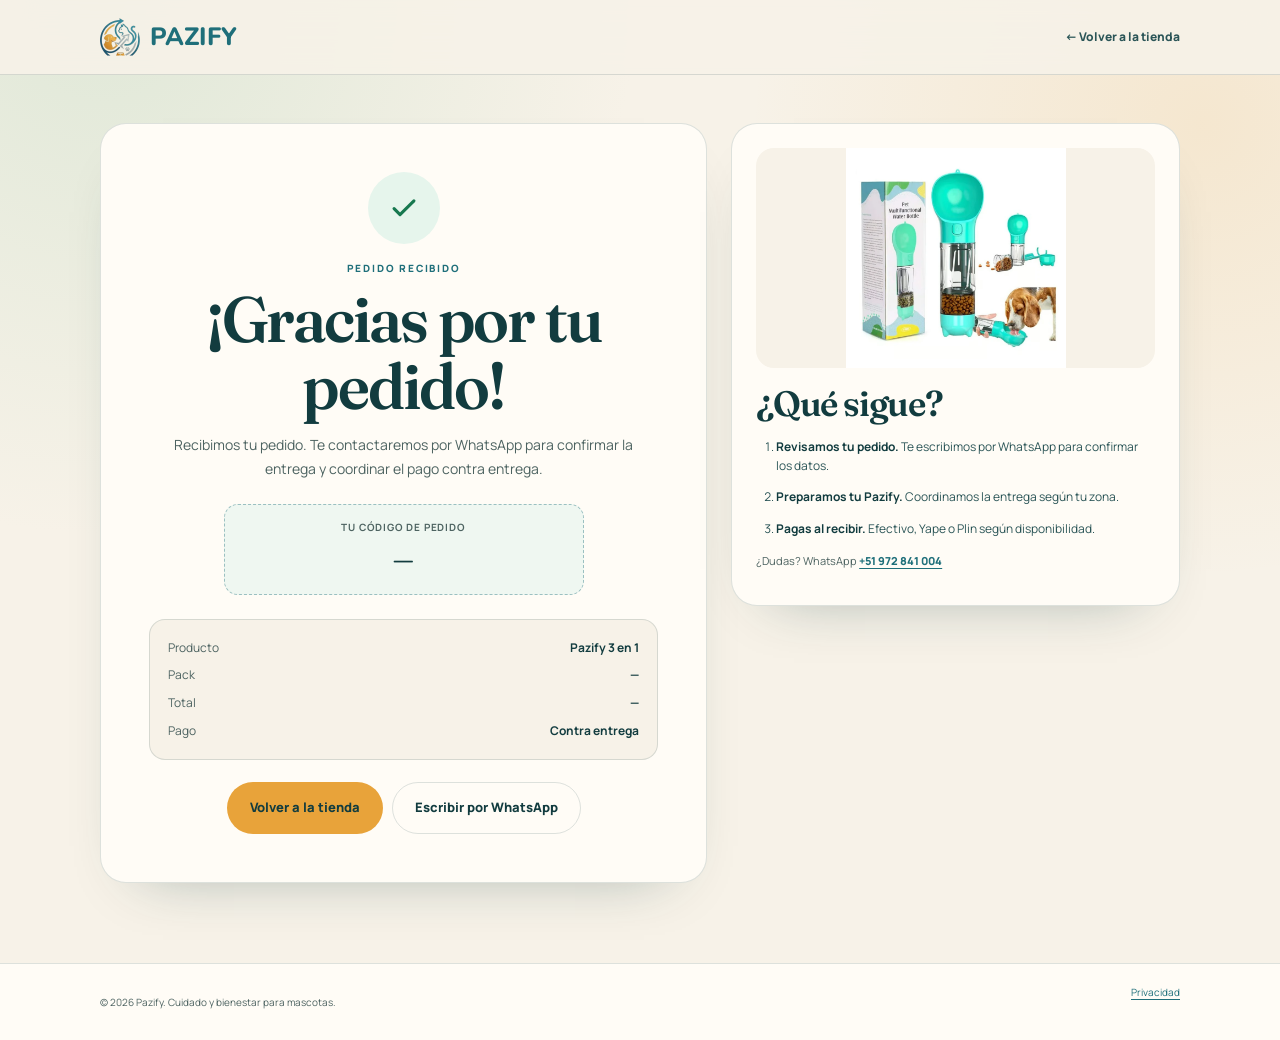
<file: gracias.html>
<!DOCTYPE html>
<html lang="es">
<head>
  <meta charset="UTF-8">
  <meta name="viewport" content="width=device-width, initial-scale=1.0">
  <meta name="theme-color" content="#123C3F">
  <meta name="robots" content="noindex,nofollow">
  <title>Gracias por tu pedido | Pazify</title>
  <meta name="description" content="Gracias por tu pedido de Pazify. Te contactaremos para confirmar la entrega.">
  <link rel="icon" href="assets/img/favicon.svg" type="image/svg+xml">
  <link rel="preconnect" href="https://fonts.googleapis.com">
  <link rel="preconnect" href="https://fonts.gstatic.com" crossorigin>
  <link href="https://fonts.googleapis.com/css2?family=Fraunces:opsz,wght@9..144,500;9..144,600;9..144,700&family=Manrope:wght@400;500;600;700;800&family=Nunito:wght@800&display=swap" rel="stylesheet">
  <link rel="stylesheet" href="gracias.css">
</head>
<body>
  <a class="skip-link" href="#contenido">Saltar al contenido</a>
  <header class="thanks-header">
    <div class="container thanks-header-inner">
      <a class="brand" href="index.html" aria-label="Volver a Pazify">
        <span class="brand-mark" aria-hidden="true"><img src="assets/img/logo-icon.png" alt="" width="38" height="38"></span>
        <span class="brand-word">PAZIFY</span>
      </a>
      <a class="back-link" href="index.html">← Volver a la tienda</a>
    </div>
  </header>

  <main id="contenido" class="thanks-main">
    <div class="container thanks-layout">
      <section class="thanks-card">
        <span class="thanks-check" aria-hidden="true">
          <svg viewBox="0 0 24 24"><path d="m5 12.5 4.2 4.2L19 7"/></svg>
        </span>
        <p class="eyebrow" data-thanks-eyebrow>PEDIDO RECIBIDO</p>
        <h1>¡Gracias por tu pedido!</h1>
        <p class="thanks-lead" data-thanks-lead>Recibimos tu pedido. Te contactaremos por WhatsApp para confirmar la entrega y coordinar el pago contra entrega.</p>

        <div class="thanks-code">
          <span>Tu código de pedido</span>
          <strong data-order-code>PZ-—</strong>
        </div>

        <div class="thanks-summary">
          <div><span>Producto</span><strong>Pazify 3 en 1</strong></div>
          <div><span>Pack</span><strong data-order-pack>—</strong></div>
          <div><span>Total</span><strong data-order-total>—</strong></div>
          <div><span>Pago</span><strong data-order-payment>—</strong></div>
        </div>

        <div class="thanks-actions">
          <a class="btn btn-primary" href="index.html">Volver a la tienda</a>
          <a class="btn btn-outline" data-whatsapp-link href="https://wa.me/51972841004" target="_blank" rel="noopener">Escribir por WhatsApp</a>
        </div>

        <div class="thanks-card-payment" data-card-payment hidden>
          <h2>Pago con tarjeta</h2>
          <p data-card-message>Estamos coordinando el enlace de pago seguro. También puedes escribirnos por WhatsApp para completarlo.</p>
          <a class="btn btn-primary" data-card-link href="#" hidden>Pagar con tarjeta</a>
        </div>

      </section>

      <aside class="thanks-aside">
        <img src="assets/img/pazify-product-main.webp" alt="Botella Pazify 3 en 1" width="800" height="800">
        <h2>¿Qué sigue?</h2>
        <ol>
          <li><strong>Revisamos tu pedido.</strong> Te escribimos por WhatsApp para confirmar los datos.</li>
          <li><strong>Preparamos tu Pazify.</strong> Coordinamos la entrega según tu zona.</li>
          <li><strong>Pagas al recibir.</strong> Efectivo, Yape o Plin según disponibilidad.</li>
        </ol>
        <p class="thanks-help">¿Dudas? WhatsApp <a href="https://wa.me/51972841004" target="_blank" rel="noopener">+51 972 841 004</a></p>
      </aside>
    </div>
  </main>

  <footer class="thanks-footer">
    <div class="container">
      <p>© 2026 Pazify. Cuidado y bienestar para mascotas.</p>
      <a href="legal.html#privacidad">Privacidad</a>
    </div>
  </footer>

  <script>
    (() => {
      const params = new URLSearchParams(window.location.search);
      const code = params.get('code') || '—';
      let order = {};
      try {
        order = JSON.parse(window.sessionStorage.getItem('pazify_last_order') || '{}');
      } catch {
        order = {};
      }

      const text = (selector, value) => {
        const el = document.querySelector(selector);
        if (el) el.textContent = value;
      };

      text('[data-order-code]', order.code || code);
      text('[data-order-pack]', order.packLabel || '—');
      text('[data-order-total]', order.total || '—');
      text('[data-order-payment]', order.payment === 'tarjeta' ? 'Tarjeta / Zipago' : 'Contra entrega');

      if (order.payment === 'tarjeta') {
        const card = document.querySelector('[data-card-payment]');
        if (card) card.hidden = false;
        if (order.paymentUrl) {
          const link = document.querySelector('[data-card-link]');
          if (link) {
            link.href = order.paymentUrl;
            link.hidden = false;
          }
        }
      }

      if (order.status === 'whatsapp') {
        text('[data-thanks-eyebrow]', 'PEDIDO LISTO PARA ENVIAR');
        text('[data-thanks-lead]', 'Tu pedido está listo para enviar por WhatsApp. Aún no se ha registrado en el sitio; envía el mensaje para confirmarlo.');
      }

      const wa = document.querySelector('[data-whatsapp-link]');
      if (wa) {
        const message = `Hola Pazify, tengo una consulta sobre mi pedido ${order.code || code}.`;
        wa.href = `https://wa.me/51972841004?text=${encodeURIComponent(message)}`;
      }
    })();
  </script>
</body>
</html>
</file>
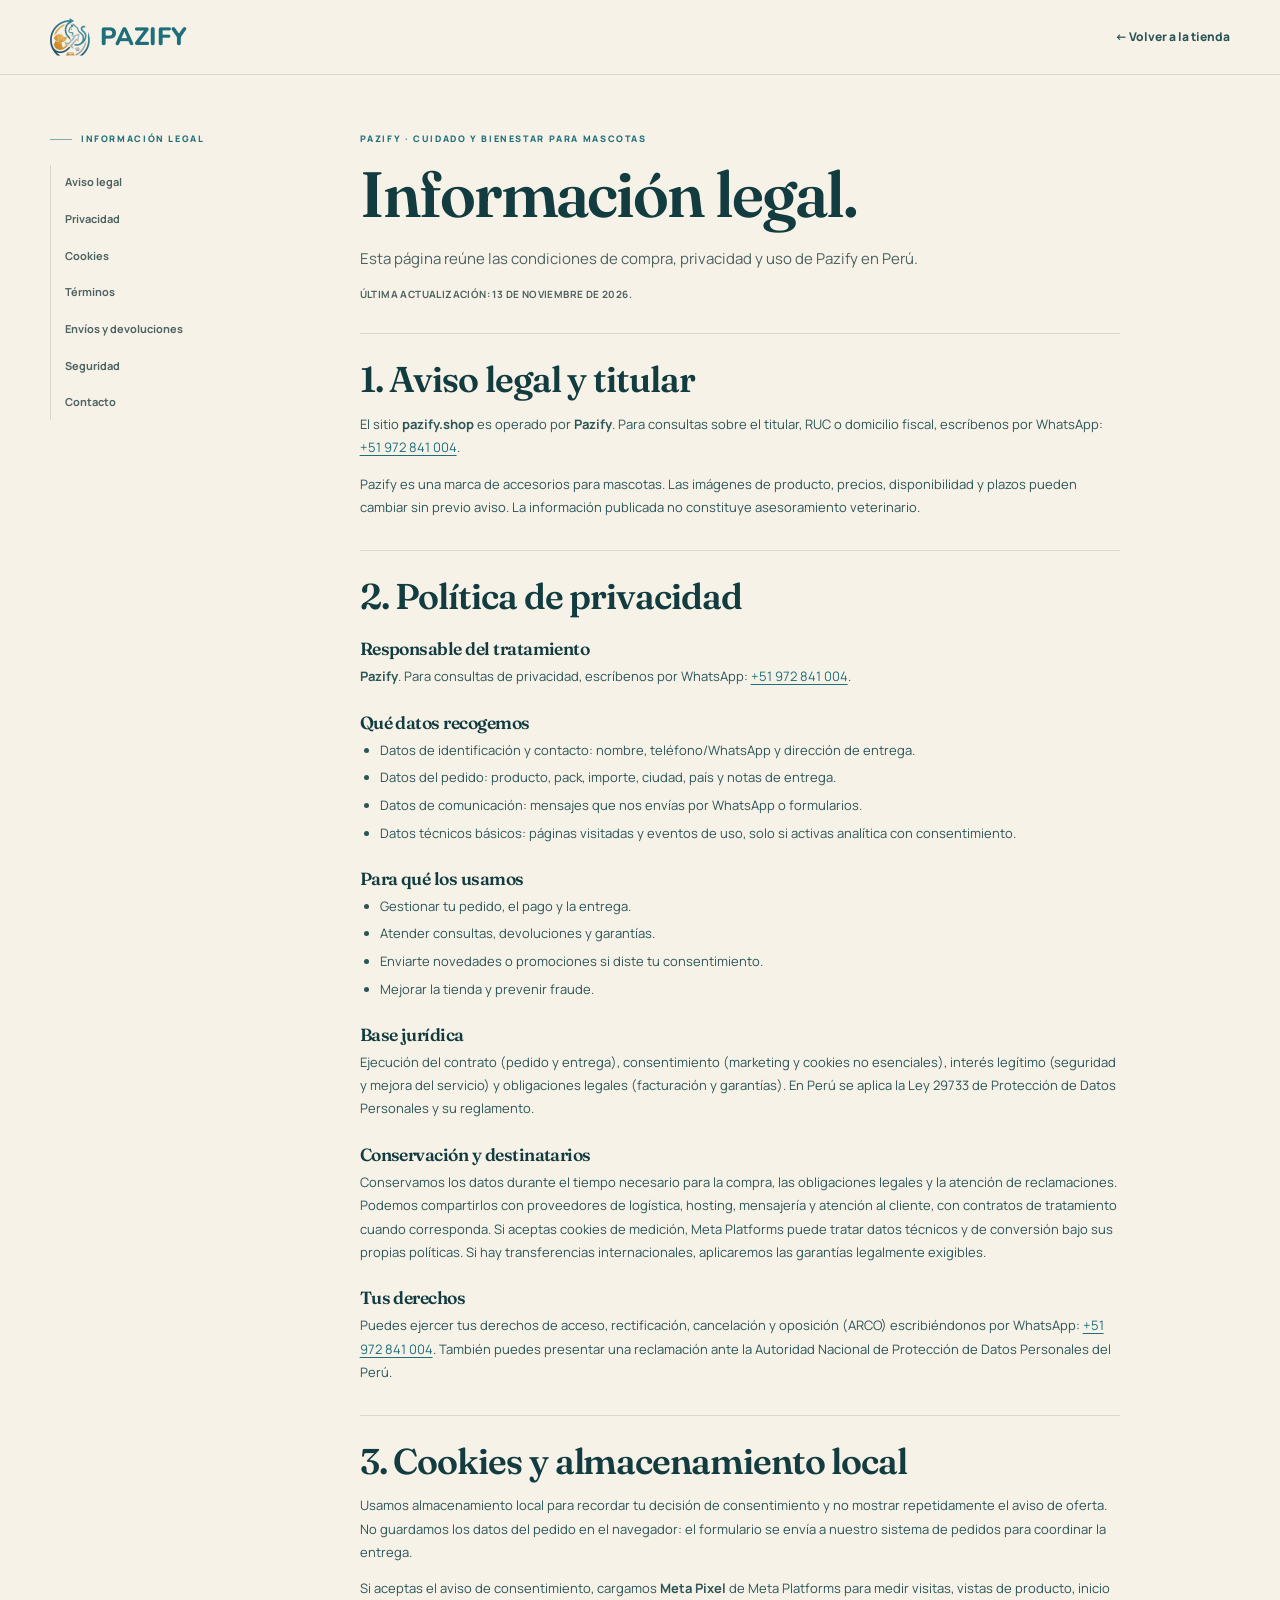
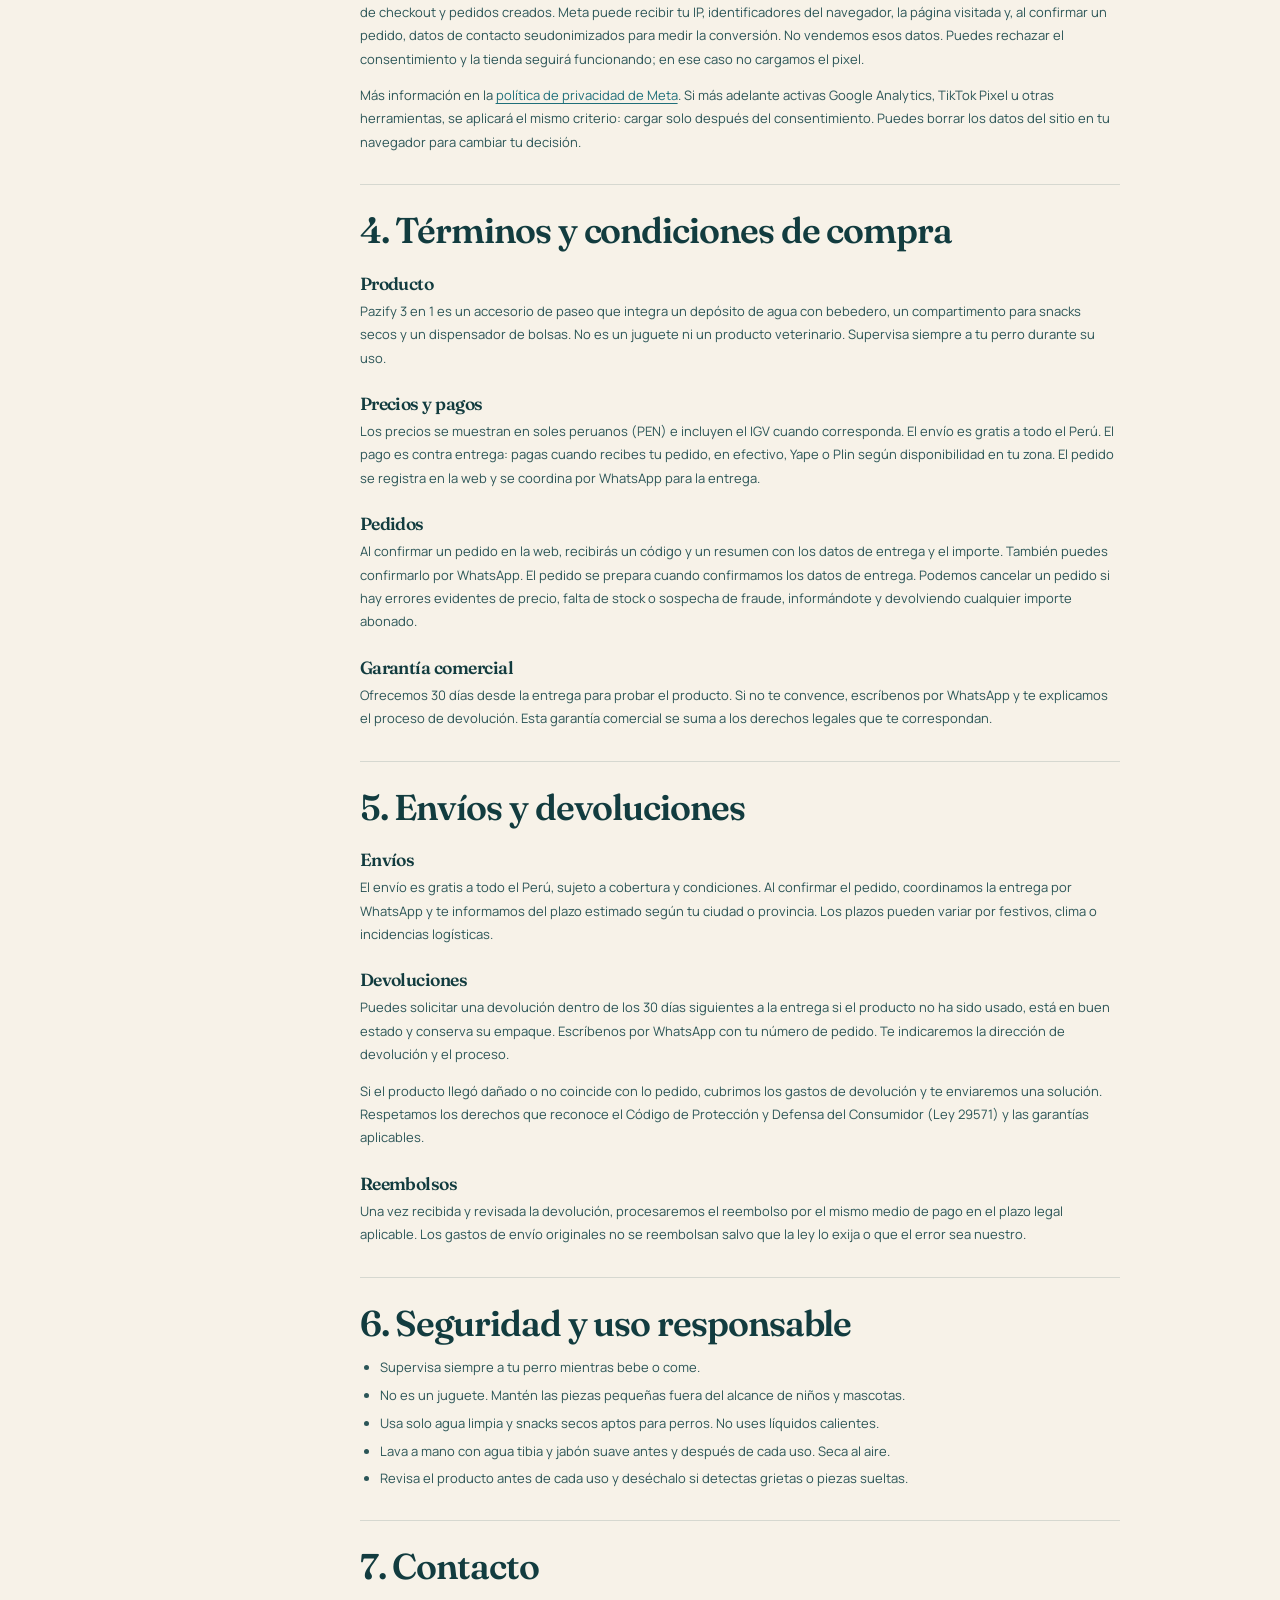
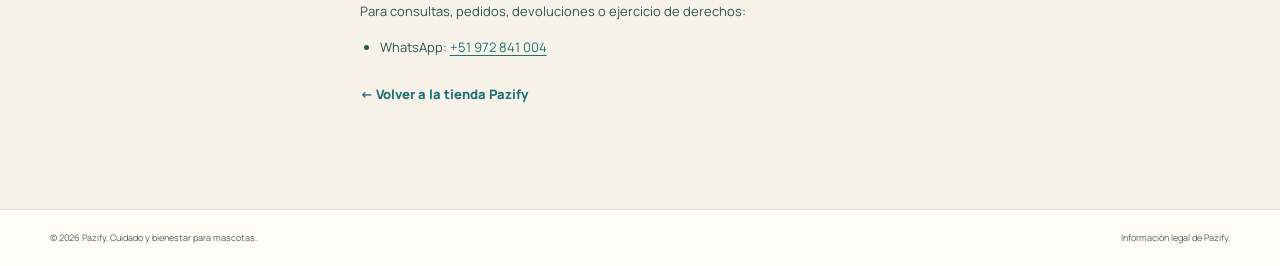
<file: legal.html>
<!DOCTYPE html>
<html lang="es">
<head>
  <meta charset="UTF-8">
  <meta name="viewport" content="width=device-width, initial-scale=1.0">
  <meta name="theme-color" content="#123C3F">
  <title>Información legal | Pazify Perú</title>
  <meta name="description" content="Información legal, privacidad, cookies, términos, envíos y devoluciones de Pazify en Perú.">
  <link rel="icon" href="assets/img/favicon.svg" type="image/svg+xml">
  <link rel="preconnect" href="https://fonts.googleapis.com">
  <link rel="preconnect" href="https://fonts.gstatic.com" crossorigin>
  <link href="https://fonts.googleapis.com/css2?family=Fraunces:opsz,wght@9..144,500;9..144,600;9..144,700&family=Manrope:wght@400;500;600;700;800&family=Nunito:wght@800&display=swap" rel="stylesheet">
  <link rel="stylesheet" href="legal.css">
</head>
<body>
  <a class="skip-link" href="#contenido">Saltar al contenido</a>

  <header class="legal-header">
    <div class="container legal-header-inner">
      <a class="brand" href="index.html" aria-label="Volver a Pazify">
        <span class="brand-mark brand-mark--icon" aria-hidden="true"><img src="assets/img/logo-icon.png" alt="" width="38" height="38"></span>
        <span class="brand-word">PAZIFY</span>
      </a>
      <a class="back-link" href="index.html">← Volver a la tienda</a>
    </div>
  </header>

  <main id="contenido" class="legal-main">
    <div class="container legal-layout">
      <aside class="legal-toc" aria-label="Contenido legal">
        <p class="eyebrow">INFORMACIÓN LEGAL</p>
        <nav>
          <a href="#aviso">Aviso legal</a>
          <a href="#privacidad">Privacidad</a>
          <a href="#cookies">Cookies</a>
          <a href="#terminos">Términos</a>
          <a href="#envios">Envíos y devoluciones</a>
          <a href="#seguridad">Seguridad</a>
          <a href="#contacto">Contacto</a>
        </nav>
      </aside>

      <article class="legal-content">
        <p class="legal-kicker">PAZIFY · CUIDADO Y BIENESTAR PARA MASCOTAS</p>
        <h1>Información legal.</h1>
        <p class="legal-intro">Esta página reúne las condiciones de compra, privacidad y uso de Pazify en Perú.</p>
        <p class="legal-updated">Última actualización: 13 de noviembre de 2026.</p>

        <section id="aviso">
          <h2>1. Aviso legal y titular</h2>
          <p>El sitio <strong>pazify.shop</strong> es operado por <strong>Pazify</strong>. Para consultas sobre el titular, RUC o domicilio fiscal, escríbenos por WhatsApp: <a href="https://wa.me/51972841004" target="_blank" rel="noopener">+51 972 841 004</a>.</p>
          <p>Pazify es una marca de accesorios para mascotas. Las imágenes de producto, precios, disponibilidad y plazos pueden cambiar sin previo aviso. La información publicada no constituye asesoramiento veterinario.</p>
        </section>

        <section id="privacidad">
          <h2>2. Política de privacidad</h2>
          <h3>Responsable del tratamiento</h3>
          <p><strong>Pazify</strong>. Para consultas de privacidad, escríbenos por WhatsApp: <a href="https://wa.me/51972841004" target="_blank" rel="noopener">+51 972 841 004</a>.</p>
          <h3>Qué datos recogemos</h3>
          <ul>
            <li>Datos de identificación y contacto: nombre, teléfono/WhatsApp y dirección de entrega.</li>
            <li>Datos del pedido: producto, pack, importe, ciudad, país y notas de entrega.</li>
            <li>Datos de comunicación: mensajes que nos envías por WhatsApp o formularios.</li>
            <li>Datos técnicos básicos: páginas visitadas y eventos de uso, solo si activas analítica con consentimiento.</li>
          </ul>
          <h3>Para qué los usamos</h3>
          <ul>
            <li>Gestionar tu pedido, el pago y la entrega.</li>
            <li>Atender consultas, devoluciones y garantías.</li>
            <li>Enviarte novedades o promociones si diste tu consentimiento.</li>
            <li>Mejorar la tienda y prevenir fraude.</li>
          </ul>
          <h3>Base jurídica</h3>
          <p>Ejecución del contrato (pedido y entrega), consentimiento (marketing y cookies no esenciales), interés legítimo (seguridad y mejora del servicio) y obligaciones legales (facturación y garantías). En Perú se aplica la Ley 29733 de Protección de Datos Personales y su reglamento.</p>
          <h3>Conservación y destinatarios</h3>
          <p>Conservamos los datos durante el tiempo necesario para la compra, las obligaciones legales y la atención de reclamaciones. Podemos compartirlos con proveedores de logística, hosting, mensajería y atención al cliente, con contratos de tratamiento cuando corresponda. Si aceptas cookies de medición, Meta Platforms puede tratar datos técnicos y de conversión bajo sus propias políticas. Si hay transferencias internacionales, aplicaremos las garantías legalmente exigibles.</p>
          <h3>Tus derechos</h3>
          <p>Puedes ejercer tus derechos de acceso, rectificación, cancelación y oposición (ARCO) escribiéndonos por WhatsApp: <a href="https://wa.me/51972841004" target="_blank" rel="noopener">+51 972 841 004</a>. También puedes presentar una reclamación ante la Autoridad Nacional de Protección de Datos Personales del Perú.</p>
        </section>

        <section id="cookies">
          <h2>3. Cookies y almacenamiento local</h2>
          <p>Usamos almacenamiento local para recordar tu decisión de consentimiento y no mostrar repetidamente el aviso de oferta. No guardamos los datos del pedido en el navegador: el formulario se envía a nuestro sistema de pedidos para coordinar la entrega.</p>
          <p>Si aceptas el aviso de consentimiento, cargamos <strong>Meta Pixel</strong> de Meta Platforms para medir visitas, vistas de producto, inicio de checkout y pedidos creados. Meta puede recibir tu IP, identificadores del navegador, la página visitada y, al confirmar un pedido, datos de contacto seudonimizados para medir la conversión. No vendemos esos datos. Puedes rechazar el consentimiento y la tienda seguirá funcionando; en ese caso no cargamos el pixel.</p>
          <p>Más información en la <a href="https://www.facebook.com/privacy/policy/" target="_blank" rel="noopener">política de privacidad de Meta</a>. Si más adelante activas Google Analytics, TikTok Pixel u otras herramientas, se aplicará el mismo criterio: cargar solo después del consentimiento. Puedes borrar los datos del sitio en tu navegador para cambiar tu decisión.</p>
        </section>

        <section id="terminos">
          <h2>4. Términos y condiciones de compra</h2>
          <h3>Producto</h3>
          <p>Pazify 3 en 1 es un accesorio de paseo que integra un depósito de agua con bebedero, un compartimento para snacks secos y un dispensador de bolsas. No es un juguete ni un producto veterinario. Supervisa siempre a tu perro durante su uso.</p>
          <h3>Precios y pagos</h3>
          <p>Los precios se muestran en soles peruanos (PEN) e incluyen el IGV cuando corresponda. El envío es gratis a todo el Perú. El pago es contra entrega: pagas cuando recibes tu pedido, en efectivo, Yape o Plin según disponibilidad en tu zona. El pedido se registra en la web y se coordina por WhatsApp para la entrega.</p>
          <h3>Pedidos</h3>
          <p>Al confirmar un pedido en la web, recibirás un código y un resumen con los datos de entrega y el importe. También puedes confirmarlo por WhatsApp. El pedido se prepara cuando confirmamos los datos de entrega. Podemos cancelar un pedido si hay errores evidentes de precio, falta de stock o sospecha de fraude, informándote y devolviendo cualquier importe abonado.</p>
          <h3>Garantía comercial</h3>
          <p>Ofrecemos 30 días desde la entrega para probar el producto. Si no te convence, escríbenos por WhatsApp y te explicamos el proceso de devolución. Esta garantía comercial se suma a los derechos legales que te correspondan.</p>
        </section>

        <section id="envios">
          <h2>5. Envíos y devoluciones</h2>
          <h3>Envíos</h3>
          <p>El envío es gratis a todo el Perú, sujeto a cobertura y condiciones. Al confirmar el pedido, coordinamos la entrega por WhatsApp y te informamos del plazo estimado según tu ciudad o provincia. Los plazos pueden variar por festivos, clima o incidencias logísticas.</p>
          <h3>Devoluciones</h3>
          <p>Puedes solicitar una devolución dentro de los 30 días siguientes a la entrega si el producto no ha sido usado, está en buen estado y conserva su empaque. Escríbenos por WhatsApp con tu número de pedido. Te indicaremos la dirección de devolución y el proceso.</p>
          <p>Si el producto llegó dañado o no coincide con lo pedido, cubrimos los gastos de devolución y te enviaremos una solución. Respetamos los derechos que reconoce el Código de Protección y Defensa del Consumidor (Ley 29571) y las garantías aplicables.</p>
          <h3>Reembolsos</h3>
          <p>Una vez recibida y revisada la devolución, procesaremos el reembolso por el mismo medio de pago en el plazo legal aplicable. Los gastos de envío originales no se reembolsan salvo que la ley lo exija o que el error sea nuestro.</p>
        </section>

        <section id="seguridad">
          <h2>6. Seguridad y uso responsable</h2>
          <ul>
            <li>Supervisa siempre a tu perro mientras bebe o come.</li>
            <li>No es un juguete. Mantén las piezas pequeñas fuera del alcance de niños y mascotas.</li>
            <li>Usa solo agua limpia y snacks secos aptos para perros. No uses líquidos calientes.</li>
            <li>Lava a mano con agua tibia y jabón suave antes y después de cada uso. Seca al aire.</li>
            <li>Revisa el producto antes de cada uso y deséchalo si detectas grietas o piezas sueltas.</li>
          </ul>
        </section>

        <section id="contacto">
          <h2>7. Contacto</h2>
          <p>Para consultas, pedidos, devoluciones o ejercicio de derechos:</p>
          <ul>
            <li>WhatsApp: <a href="https://wa.me/51972841004" target="_blank" rel="noopener">+51 972 841 004</a></li>
          </ul>
          <p class="legal-back"><a href="index.html">← Volver a la tienda Pazify</a></p>
        </section>
      </article>
    </div>
  </main>

  <footer class="legal-footer">
    <div class="container">
      <p>© 2026 Pazify. Cuidado y bienestar para mascotas.</p>
      <p>Información legal de Pazify.</p>
    </div>
  </footer>
</body>
</html>
</file>
<file: styles.css>
/* =========================================================
   Pazify — sistema visual
   Editorial pet wellness: crema, teal profundo, ámbar y salvia.
   ========================================================= */

:root {
  --cream: #F7F2E8;
  --cream-2: #EFE7D8;
  --paper: #FFFCF6;
  --ink: #123C3F;
  --ink-2: #2B5557;
  --teal: #2C8C99;
  --teal-dark: #1F6F7A;
  --amber: #E8A33A;
  --amber-dark: #9E5A0E;
  --green: #6FC24A;
  --sage: #DDE7D6;
  --sage-2: #EAF1E5;
  --line: rgba(18, 60, 63, 0.14);
  --muted: #4D6361;
  --white: #FFFFFF;
  --shadow-soft: 0 26px 70px -38px rgba(18, 60, 63, 0.42);
  --shadow-card: 0 18px 44px -28px rgba(18, 60, 63, 0.34);
  --radius-xl: 34px;
  --radius-lg: 24px;
  --radius-md: 18px;
  --radius-pill: 999px;
  --font-display: "Fraunces", Georgia, serif;
  --font-sans: "Manrope", system-ui, sans-serif;
  --ease: cubic-bezier(0.22, 1, 0.36, 1);
  --header-h: 78px;
}

*,
*::before,
*::after {
  box-sizing: border-box;
}

html {
  scroll-behavior: smooth;
  scroll-padding-top: 104px;
}

body {
  margin: 0;
  overflow-x: hidden;
  background: var(--cream);
  color: var(--ink);
  font-family: var(--font-sans);
  font-size: 16px;
  line-height: 1.6;
  -webkit-font-smoothing: antialiased;
  text-rendering: optimizeLegibility;
}

body.dialog-open,
body.nav-open {
  overflow: hidden;
}

img {
  display: block;
  max-width: 100%;
}

svg {
  display: block;
}

a {
  color: inherit;
  text-decoration: none;
}

button,
input,
textarea {
  font: inherit;
}

button {
  cursor: pointer;
}

::selection {
  background: var(--amber);
  color: var(--ink);
}

:focus-visible {
  outline: 3px solid var(--amber);
  outline-offset: 3px;
  border-radius: 4px;
}

[hidden] {
  display: none !important;
}

h1,
h2,
h3 {
  margin: 0;
  font-family: var(--font-display);
  font-weight: 600;
  line-height: 1.04;
  letter-spacing: -0.035em;
  color: var(--ink);
  text-wrap: balance;
}

h1 {
  font-size: clamp(2.7rem, 4.6vw, 4.35rem);
}

h2 {
  font-size: clamp(2.2rem, 3.6vw, 3.4rem);
}

h3 {
  font-size: clamp(1.3rem, 1.7vw, 1.65rem);
}

p {
  margin: 0;
  text-wrap: pretty;
}

.container {
  width: min(1240px, calc(100% - 48px));
  margin-inline: auto;
}

.section {
  padding: clamp(72px, 8vw, 128px) 0;
}

.sr-only {
  position: absolute !important;
  width: 1px !important;
  height: 1px !important;
  padding: 0 !important;
  margin: -1px !important;
  overflow: hidden !important;
  clip: rect(0, 0, 0, 0) !important;
  white-space: nowrap !important;
  border: 0 !important;
}

.skip-link {
  position: fixed;
  top: -80px;
  left: 20px;
  z-index: 300;
  padding: 12px 18px;
  border-radius: 0 0 12px 12px;
  background: var(--ink);
  color: var(--cream);
  font-size: 12px;
  font-weight: 800;
  transition: top 0.3s var(--ease);
}

.skip-link:focus {
  top: 0;
}

.svg-sprite {
  position: absolute;
  width: 0;
  height: 0;
  overflow: hidden;
}

.icon {
  width: 20px;
  height: 20px;
  flex: none;
  fill: none;
  stroke: currentColor;
  stroke-width: 1.7;
  stroke-linecap: round;
  stroke-linejoin: round;
}

.icon-fill {
  fill: currentColor;
  stroke: none;
}

/* ---------- Tipografía de apoyo ---------- */

.eyebrow {
  display: flex;
  align-items: center;
  gap: 9px;
  margin: 0;
  color: var(--teal-dark);
  font-size: 10px;
  font-weight: 800;
  letter-spacing: 0.18em;
  line-height: 1.4;
  text-transform: uppercase;
}

.eyebrow::before {
  content: "";
  width: 24px;
  height: 1px;
  background: currentColor;
  opacity: 0.55;
}

.eyebrow.light {
  color: var(--amber);
}

.mini-label {
  display: inline-block;
  color: var(--teal-dark);
  font-size: 9px;
  font-weight: 800;
  letter-spacing: 0.18em;
  text-transform: uppercase;
}

.mini-label.light {
  color: rgba(255, 255, 255, 0.84);
}

.section-heading {
  display: flex;
  flex-direction: column;
  gap: 16px;
  max-width: 760px;
  margin-bottom: clamp(34px, 5vw, 58px);
}

.section-heading.split {
  display: grid;
  grid-template-columns: 1.08fr 0.92fr;
  gap: clamp(28px, 5vw, 72px);
  align-items: end;
  max-width: none;
}

.section-heading.center {
  align-items: center;
  max-width: 820px;
  margin-inline: auto;
  margin-bottom: clamp(34px, 5vw, 58px);
  text-align: center;
}

.section-heading.center .eyebrow {
  justify-content: center;
}

.section-lede {
  max-width: 520px;
  color: var(--muted);
  font-size: 15px;
  line-height: 1.75;
}

.section-heading.split .section-lede {
  padding-bottom: 6px;
}

.center-action {
  display: flex;
  justify-content: center;
  margin-top: 32px;
}

/* ---------- Botones ---------- */

.btn {
  display: inline-flex;
  min-height: 56px;
  align-items: center;
  justify-content: center;
  gap: 10px;
  padding: 0 24px;
  border: 1px solid transparent;
  border-radius: var(--radius-pill);
  font-family: var(--font-sans);
  font-size: 13px;
  font-weight: 800;
  line-height: 1;
  text-align: center;
  transition:
    transform 0.5s var(--ease),
    background-color 0.5s var(--ease),
    color 0.5s var(--ease),
    border-color 0.5s var(--ease),
    box-shadow 0.5s var(--ease);
}

.btn:hover {
  transform: translateY(-2px);
}

.btn:active {
  transform: translateY(0) scale(0.985);
}

.btn-primary {
  background: var(--amber);
  color: var(--ink);
  box-shadow: 0 16px 34px -18px rgba(232, 163, 58, 0.95);
}

.btn-primary:hover {
  background: var(--ink);
  color: var(--cream);
  box-shadow: 0 18px 40px -22px rgba(18, 60, 63, 0.7);
}

.btn-outline {
  border-color: var(--line);
  background: transparent;
  color: var(--ink);
}

.btn-outline:hover {
  border-color: var(--teal-dark);
  background: var(--paper);
  color: var(--teal-dark);
}

.btn-light {
  background: var(--cream);
  color: var(--ink);
  box-shadow: 0 18px 36px -20px rgba(0, 0, 0, 0.45);
}

.btn-light:hover {
  background: var(--amber);
  color: var(--ink);
}

.btn-full {
  width: 100%;
}

.btn-icon {
  display: grid;
  width: 32px;
  height: 32px;
  place-items: center;
  border-radius: 50%;
  background: rgba(18, 60, 63, 0.1);
  transition:
    background-color 0.4s var(--ease),
    transform 0.4s var(--ease);
}

.btn-icon .icon {
  width: 15px;
  height: 15px;
}

.btn:hover .btn-icon {
  transform: translateX(2px);
}

.btn-primary:hover .btn-icon {
  background: rgba(255, 255, 255, 0.14);
}

.text-link {
  display: inline-flex;
  align-items: center;
  gap: 6px;
  padding: 0;
  border: 0;
  background: none;
  color: var(--teal-dark);
  font-family: var(--font-sans);
  font-size: 11px;
  font-weight: 800;
  line-height: 1.4;
  text-align: left;
  text-decoration: underline;
  text-decoration-thickness: 1px;
  text-underline-offset: 4px;
}

.text-link .icon {
  width: 14px;
  height: 14px;
}

.text-link:hover {
  color: var(--ink);
}

/* ---------- Barra de anuncio ---------- */

.announcement {
  position: relative;
  z-index: 61;
  background: var(--ink);
  color: var(--cream);
  font-size: 10px;
  font-weight: 700;
  letter-spacing: 0.08em;
  text-transform: uppercase;
}

.announcement-inner {
  display: flex;
  min-height: 36px;
  align-items: center;
  justify-content: center;
  gap: 14px;
  flex-wrap: wrap;
}

.announcement-inner span {
  display: inline-flex;
  align-items: center;
  gap: 6px;
}

.announcement-inner .icon {
  width: 14px;
  height: 14px;
  color: var(--amber);
}

.announcement-dot {
  width: 3px;
  height: 3px;
  border-radius: 50%;
  background: var(--amber);
}

/* ---------- Header ---------- */

.site-header {
  position: sticky;
  top: 0;
  z-index: 60;
  border-bottom: 1px solid transparent;
  background: rgba(247, 242, 232, 0.88);
  -webkit-backdrop-filter: blur(18px);
  backdrop-filter: blur(18px);
  transition:
    border-color 0.4s var(--ease),
    box-shadow 0.4s var(--ease);
}

.site-header.is-scrolled {
  border-bottom-color: var(--line);
  box-shadow: 0 14px 34px -28px rgba(18, 60, 63, 0.5);
}

.header-inner {
  display: flex;
  height: var(--header-h);
  align-items: center;
  justify-content: space-between;
  gap: 28px;
}

.brand {
  display: inline-flex;
  align-items: center;
  gap: 10px;
  color: var(--teal-dark);
}

.brand-mark {
  display: grid;
  width: 34px;
  height: 34px;
  place-items: center;
  border-radius: 50%;
  background: var(--teal-dark);
  color: var(--cream);
  box-shadow: 0 8px 18px -8px rgba(31, 111, 122, 0.6);
}

.brand-mark .icon {
  width: 20px;
  height: 20px;
}

.brand-mark--icon {
  width: 40px;
  height: 40px;
  border-radius: 0;
  background: transparent;
  box-shadow: none;
}

.brand-mark--icon img {
  width: 100%;
  height: 100%;
  object-fit: contain;
}

.brand-word {
  font-family: "Nunito", var(--font-sans);
  font-size: 25px;
  font-weight: 800;
  letter-spacing: 0.005em;
  line-height: 1;
}

.primary-nav {
  display: flex;
  align-items: center;
  gap: 30px;
  margin-left: auto;
  color: var(--ink-2);
  font-size: 12px;
  font-weight: 800;
}

.primary-nav a {
  position: relative;
  padding: 7px 0;
}

.primary-nav a::after {
  content: "";
  position: absolute;
  left: 0;
  bottom: 0;
  width: 0;
  height: 2px;
  border-radius: 2px;
  background: var(--amber);
  transition: width 0.4s var(--ease);
}

.primary-nav a:hover::after {
  width: 100%;
}

.header-actions {
  display: flex;
  align-items: center;
  gap: 9px;
}

.header-help {
  margin-right: 8px;
  color: var(--ink-2);
  font-size: 12px;
  font-weight: 800;
}

.header-help:hover {
  color: var(--teal-dark);
}

.cart-button,
.menu-button {
  position: relative;
  display: grid;
  width: 46px;
  height: 46px;
  place-items: center;
  border: 1px solid var(--line);
  border-radius: 50%;
  background: var(--paper);
  color: var(--ink);
  transition:
    background-color 0.4s var(--ease),
    color 0.4s var(--ease),
    border-color 0.4s var(--ease);
}

.cart-button:hover,
.menu-button:hover {
  border-color: var(--teal-dark);
  background: var(--teal-dark);
  color: var(--cream);
}

.cart-count {
  position: absolute;
  top: -4px;
  right: -4px;
  display: grid;
  min-width: 20px;
  height: 20px;
  padding: 0 5px;
  place-items: center;
  border: 2px solid var(--cream);
  border-radius: var(--radius-pill);
  background: var(--amber);
  color: var(--ink);
  font-size: 10px;
  font-weight: 800;
  line-height: 1;
}

.menu-button {
  display: none;
}

.menu-icon-close {
  display: none;
}

body.nav-open .menu-icon-open {
  display: none;
}

body.nav-open .menu-icon-close {
  display: block;
}

/* ---------- PDP ---------- */

.pdp {
  position: relative;
  padding: 16px 0 clamp(58px, 7vw, 96px);
  background:
    radial-gradient(circle at 8% 0%, rgba(221, 231, 214, 0.78), transparent 34%),
    radial-gradient(circle at 96% 16%, rgba(232, 163, 58, 0.11), transparent 28%),
    var(--cream);
}

.breadcrumb {
  display: flex;
  align-items: center;
  gap: 8px;
  margin-bottom: 18px;
  color: var(--muted);
  font-size: 10px;
  font-weight: 700;
  letter-spacing: 0.1em;
  text-transform: uppercase;
}

.breadcrumb a:hover {
  color: var(--teal-dark);
}

.breadcrumb span[aria-current] {
  color: var(--ink-2);
}

.pdp-grid {
  display: grid;
  grid-template-columns: minmax(0, 1.05fr) minmax(0, 0.95fr);
  gap: clamp(34px, 5vw, 72px);
  align-items: start;
}

.gallery {
  min-width: 0;
}

.gallery-main {
  position: relative;
  overflow: hidden;
  aspect-ratio: 4 / 5;
  border-radius: var(--radius-xl);
  background: var(--cream-2);
  box-shadow: var(--shadow-soft);
}

.gallery-open {
  display: block;
  width: 100%;
  height: 100%;
  padding: 0;
  border: 0;
  background: none;
  cursor: zoom-in;
}

.gallery-open img {
  width: 100%;
  height: 100%;
  object-fit: cover;
  transition: transform 1.1s var(--ease);
}

.gallery-main:hover .gallery-open img {
  transform: scale(1.025);
}

.gallery-badge {
  position: absolute;
  top: 18px;
  left: 18px;
  padding: 8px 12px;
  border-radius: var(--radius-pill);
  background: var(--ink);
  color: var(--cream);
  font-size: 10px;
  font-weight: 800;
  letter-spacing: 0.14em;
}

.gallery-hint {
  position: absolute;
  top: 18px;
  right: 18px;
  display: inline-flex;
  align-items: center;
  gap: 6px;
  padding: 8px 11px;
  border: 1px solid rgba(255, 255, 255, 0.5);
  border-radius: var(--radius-pill);
  background: rgba(255, 252, 246, 0.82);
  -webkit-backdrop-filter: blur(8px);
  backdrop-filter: blur(8px);
  color: var(--ink-2);
  font-size: 10px;
  font-weight: 800;
}

.gallery-hint .icon {
  width: 13px;
  height: 13px;
}

.gallery-demo {
  position: absolute;
  left: 18px;
  bottom: 18px;
  display: inline-flex;
  align-items: center;
  gap: 9px;
  padding: 8px 15px 8px 8px;
  border-radius: var(--radius-pill);
  background: var(--paper);
  color: var(--ink);
  font-size: 11px;
  font-weight: 800;
  box-shadow: 0 12px 28px -16px rgba(18, 60, 63, 0.5);
  transition: transform 0.4s var(--ease);
}

.gallery-demo:hover {
  transform: translateY(-2px);
}

.play-dot {
  display: grid;
  width: 30px;
  height: 30px;
  place-items: center;
  border-radius: 50%;
  background: var(--amber);
  color: var(--ink);
}

.play-dot .icon {
  width: 13px;
  height: 13px;
  margin-left: 1px;
}

.gallery-thumbs {
  display: grid;
  grid-template-columns: repeat(5, 1fr);
  gap: 9px;
  margin-top: 11px;
}

.thumb {
  overflow: hidden;
  aspect-ratio: 4 / 5;
  padding: 0;
  border: 1px solid transparent;
  border-radius: 14px;
  background: var(--paper);
  opacity: 0.72;
  transition:
    opacity 0.35s var(--ease),
    border-color 0.35s var(--ease),
    box-shadow 0.35s var(--ease),
    transform 0.35s var(--ease);
}

.thumb img {
  width: 100%;
  height: 100%;
  object-fit: cover;
}

.thumb:hover {
  opacity: 1;
  transform: translateY(-2px);
}

.thumb.is-active {
  border-color: var(--teal-dark);
  box-shadow: 0 0 0 2px rgba(31, 111, 122, 0.15);
  opacity: 1;
}

.gallery-proof {
  display: grid;
  grid-template-columns: repeat(3, 1fr);
  gap: 10px;
  margin-top: 18px;
}

.proof-item {
  display: flex;
  align-items: flex-start;
  gap: 7px;
  color: var(--muted);
  font-size: 10px;
  line-height: 1.4;
}

.proof-item .icon {
  width: 17px;
  height: 17px;
  margin-top: 1px;
  color: var(--teal-dark);
}

.proof-item strong {
  display: block;
  color: var(--ink);
  font-size: 10px;
  font-weight: 800;
}

/* ---------- Buybox ---------- */

.buybox {
  min-width: 0;
  padding-top: 4px;
}

.buybox-eyebrow {
  display: flex;
  align-items: center;
  gap: 9px;
  color: var(--teal-dark);
  font-size: 10px;
  font-weight: 800;
  letter-spacing: 0.14em;
  text-transform: uppercase;
}

.pill {
  display: inline-flex;
  align-items: center;
  padding: 5px 9px;
  border-radius: var(--radius-pill);
  background: var(--amber);
  color: var(--ink);
  font-size: 9px;
  font-weight: 800;
  letter-spacing: 0.1em;
}

.buybox h1 {
  margin-top: 14px;
  max-width: 640px;
  font-size: clamp(2.7rem, 3.9vw, 3.7rem);
}

.buybox h1 em {
  position: relative;
  color: var(--teal-dark);
  font-style: normal;
  background: linear-gradient(transparent 65%, rgba(232, 163, 58, 0.38) 65%);
}

.buybox-sub {
  max-width: 560px;
  margin-top: 12px;
  color: var(--muted);
  font-size: 14px;
  line-height: 1.66;
}

.rating-row {
  display: flex;
  align-items: center;
  flex-wrap: wrap;
  gap: 8px;
  margin-top: 10px;
  color: var(--muted);
  font-size: 11px;
}

.stars {
  color: var(--amber-dark);
  font-size: 14px;
  letter-spacing: 0.08em;
  line-height: 1;
}

.rating-text {
  font-weight: 700;
}

.rating-sep {
  opacity: 0.4;
}

.rating-row a {
  color: var(--teal-dark);
  font-weight: 800;
  text-decoration: underline;
  text-underline-offset: 3px;
}

.quick-benefits {
  display: flex;
  flex-wrap: wrap;
  gap: 10px 18px;
  margin: 16px 0 0;
  padding: 0;
  list-style: none;
}

.quick-benefits li {
  display: inline-flex;
  align-items: center;
  gap: 7px;
  color: var(--ink-2);
  font-size: 11px;
  font-weight: 700;
}

.quick-benefits .icon {
  width: 17px;
  height: 17px;
  color: var(--teal-dark);
}

.offer {
  margin-top: 20px;
  padding-top: 16px;
  border-top: 1px solid var(--line);
}

.price-line {
  display: flex;
  align-items: baseline;
  flex-wrap: wrap;
  gap: 8px;
}

.price {
  font-family: var(--font-display);
  font-size: clamp(2.1rem, 2.7vw, 2.6rem);
  font-weight: 700;
  letter-spacing: -0.045em;
  line-height: 1;
}

.price-currency {
  color: var(--muted);
  font-size: 10px;
  font-weight: 800;
  letter-spacing: 0.1em;
}

.price-badge {
  margin-left: 4px;
  padding: 6px 10px;
  border-radius: var(--radius-pill);
  background: var(--sage);
  color: var(--teal-dark);
  font-size: 10px;
  font-weight: 800;
}

.price-note {
  margin-top: 6px;
  color: var(--muted);
  font-size: 11px;
}

/* ---------- Selector de packs ---------- */

.bundle-form {
  margin-top: 12px;
}

.bundle-form fieldset {
  display: flex;
  flex-direction: column;
  gap: 10px;
  margin: 0;
  padding: 0;
  border: 0;
}

.bundle-option {
  position: relative;
  display: block;
  cursor: pointer;
}

.bundle-option input {
  position: absolute;
  width: 1px;
  height: 1px;
  opacity: 0;
}

.bundle-card {
  position: relative;
  display: grid;
  grid-template-columns: auto 1fr auto;
  align-items: center;
  gap: 11px;
  padding: 12px 14px;
  border: 1px solid var(--line);
  border-radius: 17px;
  background: rgba(255, 252, 246, 0.62);
  transition:
    border-color 0.4s var(--ease),
    background-color 0.4s var(--ease),
    box-shadow 0.4s var(--ease);
}

.bundle-option:hover .bundle-card {
  border-color: rgba(31, 111, 122, 0.42);
  background: var(--paper);
}

.bundle-option input:checked + .bundle-card {
  border-color: var(--teal-dark);
  background: var(--paper);
  box-shadow:
    0 0 0 1px var(--teal-dark),
    0 14px 30px -24px rgba(18, 60, 63, 0.45);
}

.bundle-option input:focus-visible + .bundle-card {
  outline: 3px solid var(--amber);
  outline-offset: 2px;
}

.bundle-radio {
  display: grid;
  width: 18px;
  height: 18px;
  place-items: center;
  border: 1.5px solid rgba(18, 60, 63, 0.28);
  border-radius: 50%;
}

.bundle-option input:checked + .bundle-card .bundle-radio {
  border-color: var(--teal-dark);
}

.bundle-option input:checked + .bundle-card .bundle-radio::after {
  content: "";
  width: 9px;
  height: 9px;
  border-radius: 50%;
  background: var(--teal-dark);
}

.bundle-info {
  display: flex;
  flex-direction: column;
  gap: 2px;
}

.bundle-info strong {
  color: var(--ink);
  font-size: 13px;
  font-weight: 800;
}

.bundle-info span {
  color: var(--muted);
  font-size: 10px;
}

.bundle-price {
  color: var(--ink);
  font-size: 13px;
  font-weight: 800;
  text-align: right;
  white-space: nowrap;
}

.bundle-price small {
  display: block;
  color: var(--muted);
  font-size: 9px;
  font-weight: 600;
}

.bundle-save {
  grid-column: 2 / -1;
  margin-top: -5px;
  color: var(--teal-dark);
  font-size: 9px;
  font-weight: 800;
  letter-spacing: 0.02em;
}

.bundle-flag {
  position: absolute;
  top: -8px;
  left: 42px;
  padding: 3px 8px;
  border-radius: var(--radius-pill);
  background: var(--amber);
  color: var(--ink);
  font-size: 8px;
  font-weight: 800;
  letter-spacing: 0.08em;
  text-transform: uppercase;
}

.bundle-flag-alt {
  background: var(--sage);
  color: var(--teal-dark);
}

.shipping-nudge {
  margin-top: 9px;
  padding: 8px 11px;
  border-radius: 11px;
  background: var(--sage-2);
  color: var(--teal-dark);
  font-size: 10px;
  font-weight: 700;
  line-height: 1.45;
}

/* ---------- Acciones de compra ---------- */

.buy-actions {
  display: grid;
  gap: 9px;
  margin-top: 12px;
}

.btn-add {
  min-height: 52px;
  justify-content: space-between;
  padding-left: 24px;
}

.btn-price {
  margin-left: auto;
  font-weight: 800;
}

.buy-links {
  margin-top: 12px;
  text-align: center;
}

.trust-row {
  display: grid;
  grid-template-columns: repeat(3, 1fr);
  gap: 8px;
  margin-top: 16px;
  padding: 13px 0;
  border-top: 1px solid var(--line);
  border-bottom: 1px solid var(--line);
}

.trust-row > div {
  display: flex;
  align-items: center;
  gap: 6px;
  color: var(--ink-2);
  font-size: 9px;
  font-weight: 700;
  line-height: 1.35;
}

.trust-row .icon {
  width: 16px;
  height: 16px;
  color: var(--teal-dark);
}

.payment-row {
  display: flex;
  align-items: center;
  flex-wrap: wrap;
  gap: 5px;
  margin-top: 11px;
}

.payment-label {
  margin-right: 3px;
  color: var(--muted);
  font-size: 9px;
}

.payment-chip {
  padding: 4px 7px;
  border: 1px solid var(--line);
  border-radius: 5px;
  background: var(--paper);
  color: var(--ink-2);
  font-size: 8px;
  font-weight: 800;
  letter-spacing: 0.03em;
}

.guarantee {
  display: flex;
  gap: 13px;
  margin-top: 14px;
  padding: 15px;
  border: 1px solid rgba(31, 111, 122, 0.16);
  border-radius: 17px;
  background: linear-gradient(135deg, rgba(221, 231, 214, 0.72), rgba(255, 252, 246, 0.9));
}

.guarantee-badge {
  display: grid;
  width: 44px;
  height: 44px;
  flex: none;
  place-items: center;
  border-radius: 50%;
  background: var(--teal-dark);
  color: var(--cream);
  font-family: var(--font-display);
  font-size: 21px;
  font-weight: 700;
}

.guarantee strong {
  display: block;
  color: var(--ink);
  font-size: 12px;
}

.guarantee p {
  margin-top: 2px;
  color: var(--muted);
  font-size: 10px;
  line-height: 1.5;
}

.quick-details {
  margin-top: 14px;
  padding-top: 13px;
  border-top: 1px solid var(--line);
}

.quick-details summary {
  display: flex;
  align-items: center;
  justify-content: space-between;
  gap: 12px;
  list-style: none;
  color: var(--ink);
  font-size: 11px;
  font-weight: 800;
  cursor: pointer;
}

.quick-details summary::-webkit-details-marker {
  display: none;
}

.quick-details summary .icon {
  width: 16px;
  height: 16px;
  color: var(--teal-dark);
  transition: transform 0.35s var(--ease);
}

.quick-details[open] summary .icon {
  transform: rotate(180deg);
}

.quick-details > div {
  display: grid;
  gap: 7px;
  padding-top: 11px;
  color: var(--muted);
  font-size: 10px;
  line-height: 1.55;
}

.quick-details strong {
  color: var(--ink);
}

.small-note {
  font-size: 9px;
  opacity: 0.8;
}

/* ---------- Trust strip ---------- */

.trust-strip {
  background: var(--ink);
  color: var(--cream);
  padding: 21px 0;
}

.trust-strip-grid {
  display: grid;
  grid-template-columns: repeat(4, 1fr);
  gap: 18px;
}

.trust-strip-grid > div {
  display: flex;
  align-items: center;
  gap: 11px;
}

.trust-strip-grid .icon {
  width: 23px;
  height: 23px;
  color: var(--amber);
}

.trust-strip-grid strong {
  display: block;
  color: var(--cream);
  font-size: 11px;
  font-weight: 800;
}

.trust-strip-grid small {
  display: block;
  margin-top: 1px;
  color: rgba(255, 255, 255, 0.56);
  font-size: 9px;
  line-height: 1.4;
}

/* ---------- Cómo funciona ---------- */

.how {
  background: var(--paper);
}

.how-tabs {
  display: grid;
  grid-template-columns: repeat(3, 1fr);
  gap: 9px;
  margin-bottom: 20px;
}

.how-tab {
  display: flex;
  align-items: center;
  gap: 13px;
  padding: 14px 16px;
  border: 1px solid var(--line);
  border-radius: 14px;
  background: var(--cream);
  color: var(--ink-2);
  font-family: var(--font-sans);
  font-size: 12px;
  font-weight: 800;
  text-align: left;
  transition:
    background-color 0.4s var(--ease),
    color 0.4s var(--ease),
    border-color 0.4s var(--ease),
    transform 0.4s var(--ease);
}

.how-tab:hover {
  transform: translateY(-2px);
  border-color: var(--teal-dark);
}

.tab-num {
  color: var(--muted);
  font-family: var(--font-display);
  font-size: 11px;
}

.how-tab > span:last-child {
  display: flex;
  align-items: center;
  gap: 7px;
}

.how-tab .icon {
  width: 18px;
  height: 18px;
  color: var(--teal-dark);
}

.how-tab.is-active {
  border-color: var(--ink);
  background: var(--ink);
  color: var(--cream);
}

.how-tab.is-active .tab-num,
.how-tab.is-active .icon {
  color: var(--amber);
}

.how-panel {
  display: grid;
  grid-template-columns: 1fr 1fr;
  align-items: center;
  gap: clamp(26px, 5vw, 58px);
  padding: 16px;
  border: 1px solid var(--line);
  border-radius: 27px;
  background: var(--cream);
}

.how-visual {
  overflow: hidden;
  aspect-ratio: 4 / 5;
  border-radius: 20px;
  background: var(--sage);
}

.how-visual img {
  width: 100%;
  height: 100%;
  object-fit: cover;
}

.how-copy {
  padding: 18px 26px 18px 0;
}

.how-copy h3 {
  margin: 9px 0 13px;
  font-size: clamp(1.8rem, 2.8vw, 2.6rem);
}

.how-copy > p {
  max-width: 470px;
  color: var(--muted);
  font-size: 13px;
  line-height: 1.75;
}

.check-list {
  display: grid;
  gap: 9px;
  margin: 21px 0 0;
  padding: 0;
  list-style: none;
}

.check-list li {
  display: flex;
  gap: 8px;
  color: var(--ink-2);
  font-size: 11px;
  font-weight: 600;
  line-height: 1.5;
}

.check-list .icon {
  width: 15px;
  height: 15px;
  margin-top: 2px;
  color: var(--teal-dark);
}

/* ---------- Lifestyle ---------- */

.lifestyle {
  position: relative;
  display: flex;
  min-height: clamp(520px, 58vw, 680px);
  align-items: center;
  overflow: hidden;
  background: var(--ink);
}

.lifestyle-media {
  position: absolute;
  inset: 0;
}

.lifestyle-media img {
  width: 100%;
  height: 100%;
  object-fit: cover;
  object-position: center 44%;
}

.lifestyle-overlay {
  position: absolute;
  inset: 0;
  background: linear-gradient(
    90deg,
    rgba(10, 38, 40, 0.94) 0%,
    rgba(10, 38, 40, 0.76) 40%,
    rgba(10, 38, 40, 0.2) 76%,
    rgba(10, 38, 40, 0.38) 100%
  );
}

.lifestyle-inner {
  position: relative;
  z-index: 1;
  display: flex;
  align-items: center;
  justify-content: space-between;
  gap: 28px;
  padding-top: 76px;
  padding-bottom: 76px;
}

.lifestyle-copy {
  max-width: 570px;
  color: var(--cream);
}

.lifestyle-copy h2 {
  margin: 13px 0 17px;
  color: var(--cream);
  font-size: clamp(2.4rem, 4.4vw, 4rem);
}

.lifestyle-copy h2 em {
  color: var(--amber);
  font-style: normal;
}

.lifestyle-copy p {
  max-width: 450px;
  color: rgba(255, 255, 255, 0.76);
  font-size: 14px;
  line-height: 1.75;
}

.lifestyle-copy .btn {
  margin-top: 24px;
}

.lifestyle-product {
  width: clamp(160px, 18vw, 250px);
  height: auto;
  transform: rotate(4deg);
  filter: drop-shadow(0 30px 44px rgba(0, 0, 0, 0.48));
}

/* ---------- Bento ---------- */

.bento-section {
  background: var(--cream);
}

.bento-grid {
  display: grid;
  grid-template-columns: repeat(4, 1fr);
  grid-auto-rows: minmax(172px, auto);
  gap: 15px;
}

.bento-card {
  position: relative;
  display: flex;
  flex-direction: column;
  justify-content: space-between;
  gap: 16px;
  overflow: hidden;
  padding: 22px;
  border: 1px solid var(--line);
  border-radius: 23px;
  background: var(--paper);
  transition:
    transform 0.5s var(--ease),
    box-shadow 0.5s var(--ease);
}

.bento-card:hover {
  transform: translateY(-4px);
  box-shadow: var(--shadow-card);
}

.bento-card h3 {
  font-size: 1.28rem;
}

.bento-card p {
  color: var(--muted);
  font-size: 10px;
  line-height: 1.6;
}

.bento-icon {
  display: grid;
  width: 42px;
  height: 42px;
  place-items: center;
  border-radius: 50%;
  background: rgba(18, 60, 63, 0.08);
  color: var(--teal-dark);
}

.bento-icon .icon {
  width: 20px;
  height: 20px;
}

.bento-large {
  grid-column: span 2;
  grid-row: span 2;
  justify-content: flex-end;
  padding: 0;
  border: 0;
  color: var(--cream);
}

.bento-large img {
  position: absolute;
  inset: 0;
  width: 100%;
  height: 100%;
  object-fit: cover;
  transition: transform 1.2s var(--ease);
}

.bento-large:hover img {
  transform: scale(1.035);
}

.bento-large::after {
  content: "";
  position: absolute;
  inset: 0;
  background: linear-gradient(180deg, rgba(10, 38, 40, 0.04) 24%, rgba(10, 38, 40, 0.88) 100%);
}

.bento-large-copy {
  position: relative;
  z-index: 1;
  padding: 28px;
}

.bento-large-copy h3 {
  margin: 9px 0 10px;
  color: var(--cream);
  font-size: clamp(1.9rem, 2.8vw, 2.6rem);
}

.bento-large-copy p {
  max-width: 380px;
  color: rgba(255, 255, 255, 0.76);
}

.bento-sage {
  background: var(--sage);
}

.bento-amber {
  background: #F5E4C5;
}

.bento-cream {
  background: var(--paper);
}

.bento-teal {
  border-color: var(--teal-dark);
  background: var(--teal-dark);
  color: var(--cream);
}

.bento-teal .bento-icon {
  background: rgba(255, 255, 255, 0.14);
  color: var(--cream);
}

.bento-teal p {
  color: rgba(255, 255, 255, 0.9);
}

.bento-wide {
  grid-column: span 4;
  flex-direction: row;
  align-items: center;
  justify-content: space-between;
  gap: 24px;
  padding: 24px 30px;
}

.bento-wide img {
  width: 120px;
  height: auto;
  align-self: flex-end;
  margin-bottom: -58px;
  filter: drop-shadow(0 18px 24px rgba(18, 60, 63, 0.16));
}

.bento-wide > div {
  display: flex;
  flex-direction: column;
  gap: 9px;
  max-width: 560px;
}

/* ---------- Comparativa ---------- */

.comparison {
  background: var(--paper);
}

.table-wrap {
  overflow-x: auto;
  border: 1px solid var(--line);
  border-radius: 24px;
  background: var(--cream);
  -webkit-overflow-scrolling: touch;
}

.comparison-table {
  width: 100%;
  min-width: 720px;
  border-collapse: collapse;
  font-size: 11px;
}

.comparison-table th,
.comparison-table td {
  padding: 17px 18px;
  border-bottom: 1px solid var(--line);
  text-align: center;
}

.comparison-table thead th {
  background: var(--cream-2);
  color: var(--muted);
  font-size: 9px;
  font-weight: 800;
  letter-spacing: 0.08em;
  line-height: 1.4;
  text-transform: uppercase;
}

.comparison-table thead th.highlight {
  border-radius: 18px 18px 0 0;
  background: var(--teal-dark);
  color: var(--cream);
}

.comparison-table .table-brand {
  display: block;
  font-family: var(--font-display);
  font-size: 20px;
  font-weight: 600;
  letter-spacing: -0.02em;
  text-transform: none;
}

.comparison-table thead th small {
  display: block;
  margin-top: 2px;
  font-size: 8px;
  letter-spacing: 0.14em;
  opacity: 0.7;
}

.comparison-table tbody th {
  color: var(--ink-2);
  font-size: 11px;
  font-weight: 700;
  text-align: left;
}

.comparison-table tbody td.highlight {
  background: rgba(221, 231, 214, 0.52);
}

.comparison-table tbody tr:last-child th,
.comparison-table tbody tr:last-child td {
  border-bottom: 0;
}

.check {
  display: inline-grid;
  width: 24px;
  height: 24px;
  place-items: center;
  border-radius: 50%;
  background: rgba(31, 111, 122, 0.12);
  color: var(--teal-dark);
}

.check .icon {
  width: 13px;
  height: 13px;
}

.dash {
  color: var(--muted);
  opacity: 0.55;
}

/* ---------- Opiniones ---------- */

.reviews {
  background: var(--cream);
}

.reviews-meta {
  display: flex;
  max-width: 310px;
  flex-direction: column;
  align-items: flex-start;
  gap: 8px;
}

.demo-chip {
  display: inline-flex;
  align-items: center;
  padding: 6px 10px;
  border-radius: var(--radius-pill);
  background: var(--amber);
  color: var(--ink);
  font-size: 8px;
  font-weight: 800;
  letter-spacing: 0.1em;
  text-transform: uppercase;
}

.reviews-meta p {
  color: var(--muted);
  font-size: 10px;
  line-height: 1.5;
}

.reviews-grid {
  display: grid;
  grid-template-columns: 1.05fr 0.95fr;
  gap: 16px;
}

.review-feature {
  position: relative;
  min-height: 420px;
  overflow: hidden;
  border-radius: 25px;
  background: var(--ink);
}

.review-feature img {
  position: absolute;
  inset: 0;
  width: 100%;
  height: 100%;
  object-fit: cover;
}

.review-feature::after {
  content: "";
  position: absolute;
  inset: 0;
  background: linear-gradient(180deg, rgba(10, 38, 40, 0.02) 28%, rgba(10, 38, 40, 0.9) 100%);
}

.review-feature-copy {
  position: absolute;
  right: 26px;
  bottom: 26px;
  left: 26px;
  z-index: 1;
  color: var(--cream);
}

.quote-mark {
  display: block;
  margin-bottom: 7px;
  color: var(--amber);
  font-family: var(--font-display);
  font-size: 64px;
  line-height: 0.55;
}

.review-feature-copy p {
  font-family: var(--font-display);
  font-size: clamp(1.5rem, 2.1vw, 2rem);
  line-height: 1.15;
  letter-spacing: -0.02em;
}

.review-feature-copy > span:last-child {
  display: block;
  margin-top: 13px;
  color: rgba(255, 255, 255, 0.8);
  font-size: 9px;
  font-weight: 700;
  letter-spacing: 0.1em;
  text-transform: uppercase;
}

.review-cards {
  display: grid;
  grid-template-columns: 1fr 1fr;
  align-content: start;
  gap: 11px;
}

.review-card {
  display: flex;
  flex-direction: column;
  gap: 11px;
  padding: 20px;
  border: 1px solid var(--line);
  border-radius: 21px;
  background: var(--paper);
}

.review-card .stars {
  font-size: 11px;
}

.review-card > p {
  color: var(--ink-2);
  font-size: 11px;
  line-height: 1.62;
}

.review-author {
  display: flex;
  align-items: center;
  gap: 9px;
  margin-top: auto;
}

.avatar {
  display: grid;
  width: 33px;
  height: 33px;
  flex: none;
  place-items: center;
  border-radius: 50%;
  background: var(--sage);
  color: var(--teal-dark);
  font-size: 9px;
  font-weight: 800;
}

.review-author strong {
  display: block;
  color: var(--ink);
  font-size: 10px;
}

.review-author small {
  display: block;
  color: var(--muted);
  font-size: 9px;
}

.review-card-note {
  border-color: var(--ink);
  background: var(--ink);
  color: var(--cream);
}

.review-card-note > p {
  color: rgba(255, 255, 255, 0.76);
}

.review-card-note .text-link {
  color: var(--amber);
}

.review-note-icon {
  color: var(--amber);
}

.review-note-icon .icon {
  width: 25px;
  height: 25px;
}

/* ---------- FAQ ---------- */

.faq {
  background: var(--paper);
}

.faq-grid {
  display: grid;
  grid-template-columns: 0.84fr 1.16fr;
  gap: clamp(32px, 6vw, 82px);
  align-items: start;
}

.faq-intro {
  position: sticky;
  top: 112px;
}

.faq-intro h2 {
  margin: 12px 0 17px;
}

.faq-intro > p {
  max-width: 380px;
  color: var(--muted);
  font-size: 13px;
  line-height: 1.75;
}

.faq-intro .btn {
  margin-top: 21px;
}

.faq-small {
  margin-top: 10px;
  color: var(--muted);
  font-size: 9px;
}

.faq-list {
  display: flex;
  flex-direction: column;
  border-top: 1px solid var(--line);
}

.faq-item {
  border-bottom: 1px solid var(--line);
}

.faq-item summary {
  display: flex;
  align-items: center;
  justify-content: space-between;
  gap: 18px;
  padding: 19px 0;
  list-style: none;
  color: var(--ink);
  font-size: 12px;
  font-weight: 800;
  line-height: 1.5;
  cursor: pointer;
}

.faq-item summary::-webkit-details-marker {
  display: none;
}

.faq-icon {
  display: grid;
  width: 27px;
  height: 27px;
  flex: none;
  place-items: center;
  border: 1px solid var(--line);
  border-radius: 50%;
  color: var(--teal-dark);
  font-size: 17px;
  font-weight: 400;
  line-height: 1;
  transition:
    transform 0.35s var(--ease),
    background-color 0.35s var(--ease),
    color 0.35s var(--ease);
}

.faq-item[open] .faq-icon {
  transform: rotate(45deg);
  border-color: var(--teal-dark);
  background: var(--teal-dark);
  color: var(--cream);
}

.faq-answer {
  padding: 0 42px 18px 0;
  color: var(--muted);
  font-size: 11px;
  line-height: 1.75;
}

.faq-answer a {
  color: var(--teal-dark);
  text-decoration: underline;
}

/* ---------- Captura de email ---------- */

.lead {
  position: relative;
  overflow: hidden;
  padding: clamp(64px, 8vw, 110px) 0;
  background: var(--ink);
  color: var(--cream);
}

.lead::before {
  content: "";
  position: absolute;
  top: -230px;
  right: -120px;
  width: 560px;
  height: 560px;
  border-radius: 50%;
  background: radial-gradient(circle, rgba(44, 140, 153, 0.5), transparent 68%);
}

.lead-inner {
  position: relative;
  display: grid;
  grid-template-columns: 1fr 1fr;
  gap: 48px;
  align-items: center;
}

.lead-copy h2 {
  margin: 12px 0 15px;
  color: var(--cream);
  font-size: clamp(2.4rem, 4vw, 3.8rem);
}

.lead-copy p {
  max-width: 450px;
  color: rgba(255, 255, 255, 0.72);
  font-size: 13px;
  line-height: 1.75;
}

.lead-copy strong {
  color: var(--amber);
}

.lead-form-wrap {
  position: relative;
  z-index: 1;
}

.lead-form {
  display: flex;
  flex-direction: column;
  gap: 11px;
}

.lead-field {
  display: flex;
  gap: 7px;
  padding: 6px;
  border-radius: var(--radius-pill);
  background: var(--cream);
}

.lead-field input {
  min-width: 0;
  flex: 1;
  padding: 0 15px;
  border: 0;
  background: transparent;
  color: var(--ink);
  font-size: 13px;
}

.lead-field input:focus {
  outline: none;
}

.lead-field .btn {
  min-height: 47px;
  padding: 0 17px;
  font-size: 11px;
}

.check-label {
  display: flex;
  align-items: flex-start;
  gap: 8px;
  color: rgba(255, 255, 255, 0.78);
  font-size: 9px;
  line-height: 1.55;
}

.check-label input {
  margin-top: 2px;
  accent-color: var(--amber);
}

.check-label a {
  text-decoration: underline;
}

.form-note {
  min-height: 1em;
  color: var(--amber);
  font-size: 10px;
}

.lead-success {
  padding: 22px;
  border-radius: 21px;
  background: var(--cream);
  color: var(--ink);
}

.lead-success p {
  color: var(--muted);
  font-size: 11px;
}

.lead-success p:first-child {
  color: var(--ink);
  font-weight: 800;
}

.code-box {
  display: flex;
  align-items: center;
  justify-content: space-between;
  gap: 12px;
  margin: 9px 0;
  padding: 11px 13px;
  border-radius: 11px;
  background: var(--sage);
}

.code-box strong {
  font-family: var(--font-display);
  font-size: 23px;
  letter-spacing: 0.06em;
}

.code-box button {
  padding: 8px 13px;
  border: 0;
  border-radius: var(--radius-pill);
  background: var(--ink);
  color: var(--cream);
  font-size: 9px;
  font-weight: 800;
  cursor: pointer;
}

.lead-product {
  position: absolute;
  right: 3%;
  bottom: -30px;
  width: clamp(110px, 11vw, 150px);
  height: auto;
  opacity: 0.55;
  transform: rotate(6deg);
  filter: drop-shadow(0 30px 40px rgba(0, 0, 0, 0.35));
}

/* ---------- CTA final ---------- */

.final-cta {
  background: linear-gradient(135deg, var(--sage-2), var(--cream) 72%);
}

.final-grid {
  display: grid;
  grid-template-columns: 1.05fr 0.95fr;
  gap: clamp(32px, 6vw, 78px);
  align-items: center;
}

.final-media {
  position: relative;
  overflow: hidden;
  border-radius: 27px;
  box-shadow: var(--shadow-soft);
}

.final-media img {
  width: 100%;
  height: 100%;
  object-fit: cover;
}

.final-badge {
  position: absolute;
  top: 17px;
  left: 17px;
  padding: 8px 11px;
  border-radius: var(--radius-pill);
  background: var(--amber);
  color: var(--ink);
  font-size: 9px;
  font-weight: 800;
  letter-spacing: 0.12em;
}

.final-copy h2 {
  margin: 12px 0 15px;
  font-size: clamp(2.4rem, 4.2vw, 3.8rem);
}

.final-copy > p {
  max-width: 420px;
  color: var(--muted);
  font-size: 14px;
  line-height: 1.75;
}

.final-copy .btn {
  margin-top: 23px;
}

.final-trust {
  display: flex;
  flex-wrap: wrap;
  gap: 15px;
  margin-top: 17px;
  color: var(--muted);
  font-size: 10px;
}

.final-trust span {
  display: inline-flex;
  align-items: center;
  gap: 5px;
}

.final-trust .icon {
  width: 15px;
  height: 15px;
  color: var(--teal-dark);
}

/* ---------- Footer ---------- */

.site-footer {
  padding: 62px 0 24px;
  background: var(--ink);
  color: var(--cream);
}

.footer-grid {
  display: grid;
  grid-template-columns: 1.3fr 0.7fr 0.7fr 0.9fr;
  gap: 40px;
}

.footer-brand .brand {
  color: var(--cream);
}

.footer-brand .brand-mark {
  background: var(--amber);
  color: var(--ink);
}

.footer-brand > p {
  max-width: 280px;
  margin-top: 13px;
  color: rgba(255, 255, 255, 0.7);
  font-size: 11px;
  line-height: 1.65;
}

.footer-logo {
  width: 126px;
  height: auto;
  margin-top: 17px;
  border-radius: 9px;
  opacity: 0.9;
}

.socials {
  display: flex;
  gap: 7px;
  margin-top: 15px;
}

.socials a {
  display: grid;
  width: 37px;
  height: 37px;
  place-items: center;
  border: 1px solid rgba(255, 255, 255, 0.16);
  border-radius: 50%;
  color: var(--cream);
  transition:
    background-color 0.4s var(--ease),
    color 0.4s var(--ease),
    border-color 0.4s var(--ease);
}

.socials a:hover {
  border-color: var(--amber);
  background: var(--amber);
  color: var(--ink);
}

.footer-col h3 {
  margin: 0 0 13px;
  color: rgba(255, 255, 255, 0.66);
  font-family: var(--font-sans);
  font-size: 9px;
  font-weight: 800;
  letter-spacing: 0.16em;
  text-transform: uppercase;
}

.footer-col a {
  display: flex;
  align-items: center;
  gap: 7px;
  padding: 5px 0;
  color: rgba(255, 255, 255, 0.76);
  font-size: 11px;
  line-height: 1.5;
}

.footer-col a:hover {
  color: var(--amber);
}

.footer-col .icon {
  width: 15px;
  height: 15px;
}

.footer-note {
  margin-top: 11px;
  color: rgba(255, 255, 255, 0.62);
  font-size: 9px;
  line-height: 1.5;
}

.payment-chips {
  display: flex;
  flex-wrap: wrap;
  gap: 5px;
  margin-top: 11px;
}

.payment-chips span {
  padding: 4px 6px;
  border: 1px solid rgba(255, 255, 255, 0.17);
  border-radius: 4px;
  color: rgba(255, 255, 255, 0.74);
  font-size: 7px;
  font-weight: 800;
  letter-spacing: 0.04em;
}

.footer-bottom {
  display: flex;
  justify-content: space-between;
  gap: 20px;
  margin-top: 46px;
  padding-top: 17px;
  border-top: 1px solid rgba(255, 255, 255, 0.12);
  color: rgba(255, 255, 255, 0.62);
  font-size: 9px;
  line-height: 1.5;
}

.demo-note {
  max-width: 520px;
  text-align: right;
}

/* ---------- Overlay, carrito y modales ---------- */

.overlay {
  position: fixed;
  inset: 0;
  z-index: 90;
  background: rgba(10, 30, 32, 0.52);
  -webkit-backdrop-filter: blur(3px);
  backdrop-filter: blur(3px);
  opacity: 0;
  visibility: hidden;
  transition:
    opacity 0.45s var(--ease),
    visibility 0.45s var(--ease);
}

.overlay.is-open {
  opacity: 1;
  visibility: visible;
}

.cart-drawer {
  position: fixed;
  top: 0;
  right: 0;
  z-index: 100;
  display: flex;
  width: min(440px, 100%);
  height: 100dvh;
  flex-direction: column;
  background: var(--paper);
  box-shadow: -24px 0 70px rgba(0, 0, 0, 0.2);
  transform: translateX(100%);
  transition: transform 0.55s var(--ease);
}

.cart-drawer.is-open {
  transform: translateX(0);
}

.cart-header {
  display: flex;
  align-items: flex-start;
  justify-content: space-between;
  gap: 18px;
  padding: 22px 22px 15px;
  border-bottom: 1px solid var(--line);
}

.cart-header h2 {
  margin-top: 3px;
  font-size: 1.8rem;
}

.icon-button {
  display: grid;
  width: 41px;
  height: 41px;
  flex: none;
  place-items: center;
  border: 1px solid var(--line);
  border-radius: 50%;
  background: var(--cream);
  color: var(--ink);
  transition:
    background-color 0.35s var(--ease),
    color 0.35s var(--ease),
    border-color 0.35s var(--ease);
}

.icon-button:hover {
  border-color: var(--ink);
  background: var(--ink);
  color: var(--cream);
}

.shipping-meter {
  padding: 15px 22px 0;
}

.shipping-meter p {
  color: var(--teal-dark);
  font-size: 10px;
  font-weight: 700;
}

.meter-track {
  height: 6px;
  margin-top: 7px;
  overflow: hidden;
  border-radius: var(--radius-pill);
  background: var(--sage);
}

.meter-track span {
  display: block;
  height: 100%;
  border-radius: var(--radius-pill);
  background: var(--teal-dark);
  transition: width 0.55s var(--ease);
}

.cart-items {
  flex: 1;
  overflow-y: auto;
  padding: 14px 22px;
}

.cart-item {
  display: grid;
  grid-template-columns: 74px 1fr auto;
  gap: 11px;
  padding: 14px 0;
  border-bottom: 1px solid var(--line);
}

.cart-item:last-child {
  border-bottom: 0;
}

.cart-item-img {
  width: 74px;
  height: 94px;
  padding: 4px;
  border-radius: 11px;
  background: var(--cream-2);
  object-fit: contain;
}

.cart-item-info {
  display: flex;
  flex-direction: column;
  gap: 3px;
}

.cart-item-info strong {
  color: var(--ink);
  font-size: 11px;
}

.cart-item-info small {
  color: var(--muted);
  font-size: 9px;
}

.cart-item-price {
  color: var(--ink);
  font-size: 11px;
  font-weight: 800;
  text-align: right;
  white-space: nowrap;
}

.qty-control {
  display: inline-flex;
  width: max-content;
  align-items: center;
  margin-top: 5px;
  border: 1px solid var(--line);
  border-radius: var(--radius-pill);
}

.qty-control button {
  display: grid;
  width: 26px;
  height: 26px;
  place-items: center;
  border: 0;
  background: none;
  color: var(--ink);
}

.qty-control button:hover {
  color: var(--teal-dark);
}

.qty-control .icon {
  width: 12px;
  height: 12px;
}

.qty-control span {
  min-width: 20px;
  color: var(--ink);
  font-size: 10px;
  font-weight: 800;
  text-align: center;
}

.cart-remove {
  width: max-content;
  margin-top: 4px;
  padding: 0;
  border: 0;
  background: none;
  color: var(--muted);
  font-size: 9px;
  text-decoration: underline;
  text-underline-offset: 2px;
}

.cart-remove:hover {
  color: var(--teal-dark);
}

.cart-empty {
  display: none;
  flex: 1;
  flex-direction: column;
  align-items: center;
  justify-content: center;
  padding: 28px;
  text-align: center;
}

.cart-empty img {
  width: 158px;
  height: auto;
  margin-bottom: 17px;
  border-radius: 15px;
}

.cart-empty h3 {
  font-size: 1.5rem;
}

.cart-empty p {
  max-width: 260px;
  margin: 7px 0 17px;
  color: var(--muted);
  font-size: 11px;
  line-height: 1.6;
}

.cart-drawer.is-empty .cart-items,
.cart-drawer.is-empty .cart-footer,
.cart-drawer.is-empty .shipping-meter {
  display: none;
}

.cart-drawer.is-empty .cart-empty {
  display: flex;
}

.cart-footer {
  padding: 14px 22px 22px;
  border-top: 1px solid var(--line);
  background: var(--paper);
}

.promo-form {
  display: flex;
  gap: 7px;
  padding: 4px 4px 4px 13px;
  border: 1px solid var(--line);
  border-radius: var(--radius-pill);
}

.promo-form input {
  min-width: 0;
  flex: 1;
  border: 0;
  background: none;
  color: var(--ink);
  font-size: 10px;
}

.promo-form input:focus {
  outline: none;
}

.promo-form .text-link {
  padding: 7px 11px;
  border-radius: var(--radius-pill);
  background: var(--sage);
  text-decoration: none;
}

.promo-message {
  min-height: 1em;
  margin-top: 5px;
  color: var(--teal-dark);
  font-size: 9px;
}

.cart-totals {
  display: grid;
  gap: 5px;
  margin-top: 13px;
}

.cart-totals > div {
  display: flex;
  justify-content: space-between;
  gap: 20px;
  color: var(--muted);
  font-size: 10px;
}

.cart-totals strong {
  color: var(--ink);
  font-size: 11px;
}

.cart-totals .total {
  margin-top: 3px;
  padding-top: 9px;
  border-top: 1px solid var(--line);
  color: var(--ink);
  font-size: 13px;
}

.cart-totals .total strong {
  font-size: 17px;
}

.cart-note {
  display: flex;
  align-items: center;
  justify-content: center;
  gap: 4px;
  margin-top: 9px;
  color: var(--muted);
  font-size: 8px;
}

.cart-note .icon {
  width: 11px;
  height: 11px;
}

/* ---------- Modales ---------- */

.modal {
  position: fixed;
  inset: 0;
  z-index: 100;
  display: grid;
  place-items: center;
  padding: 22px;
  opacity: 0;
  visibility: hidden;
  transition:
    opacity 0.45s var(--ease),
    visibility 0.45s var(--ease);
}

.modal.is-open {
  opacity: 1;
  visibility: visible;
}

.modal-card {
  position: relative;
  width: min(980px, 100%);
  max-height: 90dvh;
  overflow-y: auto;
  padding: 30px;
  border-radius: 27px;
  background: var(--paper);
  box-shadow: 0 30px 80px rgba(0, 0, 0, 0.3);
  transform: translateY(18px) scale(0.985);
  transition: transform 0.5s var(--ease);
}

.modal.is-open .modal-card {
  transform: translateY(0) scale(1);
}

.modal-close {
  position: absolute;
  top: 14px;
  right: 14px;
  z-index: 2;
}

.checkout-head {
  padding-right: 40px;
}

.checkout-head h2 {
  margin: 7px 0;
  font-size: clamp(2rem, 3vw, 2.8rem);
}

.checkout-head p {
  color: var(--muted);
  font-size: 11px;
  line-height: 1.6;
}

.checkout-grid {
  display: grid;
  grid-template-columns: 1.1fr 0.9fr;
  gap: 26px;
  margin-top: 22px;
}

.checkout-form {
  display: grid;
  gap: 11px;
}

.form-row {
  display: grid;
  grid-template-columns: 1fr 1fr;
  gap: 9px;
}

.checkout-form label {
  display: flex;
  flex-direction: column;
  gap: 5px;
  color: var(--ink-2);
  font-size: 9px;
  font-weight: 800;
  letter-spacing: 0.04em;
  text-transform: uppercase;
}

.checkout-form input,
.checkout-form textarea {
  width: 100%;
  padding: 10px 11px;
  border: 1px solid var(--line);
  border-radius: 9px;
  background: var(--cream);
  color: var(--ink);
  font-family: var(--font-sans);
  font-size: 11px;
  text-transform: none;
}

.checkout-form textarea {
  resize: vertical;
}

.checkout-form input:focus,
.checkout-form textarea:focus {
  outline: 2px solid var(--teal);
  outline-offset: 1px;
  border-color: transparent;
}

.checkout-form .check-label {
  flex-direction: row;
  align-items: flex-start;
  color: var(--muted);
  font-size: 9px;
  font-weight: 500;
  letter-spacing: 0;
  line-height: 1.5;
  text-transform: none;
}

.checkout-form .check-label input {
  width: auto;
  margin-top: 2px;
  accent-color: var(--teal-dark);
}

.checkout-summary {
  height: max-content;
  padding: 17px;
  border: 1px solid var(--line);
  border-radius: 17px;
  background: var(--cream);
}

.checkout-summary h3 {
  margin-bottom: 10px;
  font-size: 1.15rem;
}

.checkout-item {
  display: flex;
  align-items: center;
  gap: 9px;
  padding: 8px 0;
  border-bottom: 1px solid var(--line);
}

.checkout-item img {
  width: 42px;
  height: 54px;
  padding: 3px;
  border-radius: 7px;
  background: var(--cream-2);
  object-fit: contain;
}

.checkout-item > div {
  flex: 1;
}

.checkout-item strong {
  display: block;
  font-size: 10px;
}

.checkout-item small {
  color: var(--muted);
  font-size: 9px;
}

.checkout-item > span {
  font-size: 10px;
  font-weight: 800;
}

.checkout-trust {
  display: flex;
  align-items: center;
  gap: 6px;
  margin-top: 13px;
  color: var(--muted);
  font-size: 9px;
  line-height: 1.4;
}

.checkout-trust .icon {
  width: 15px;
  height: 15px;
  color: var(--teal-dark);
}

.checkout-note {
  color: var(--muted);
  font-size: 8px;
  line-height: 1.5;
  text-align: center;
}

.checkout-success {
  padding: 26px 8px 8px;
  text-align: center;
}

.modal-checkout.is-success .checkout-head,
.modal-checkout.is-success .checkout-grid {
  display: none;
}

.success-icon {
  display: grid;
  width: 62px;
  height: 62px;
  place-items: center;
  margin: 0 auto 15px;
  border-radius: 50%;
  background: var(--sage);
  color: var(--teal-dark);
}

.success-icon .icon {
  width: 29px;
  height: 29px;
}

.checkout-success h2 {
  font-size: 2rem;
}

.checkout-success > p {
  max-width: 460px;
  margin: 9px auto;
  color: var(--muted);
  font-size: 11px;
  line-height: 1.6;
}

.order-code {
  display: inline-block;
  margin: 9px 0 17px;
  padding: 9px 15px;
  border: 1px solid var(--line);
  border-radius: 9px;
  background: var(--cream);
  font-family: var(--font-display);
  font-size: 19px;
  letter-spacing: 0.06em;
}

.success-actions {
  display: flex;
  flex-wrap: wrap;
  justify-content: center;
  gap: 9px;
}

/* ---------- Quiz ---------- */

.modal-quiz {
  width: min(610px, 100%);
}

.quiz-progress {
  height: 5px;
  margin-bottom: 26px;
  overflow: hidden;
  border-radius: var(--radius-pill);
  background: var(--sage);
}

.quiz-progress span {
  display: block;
  height: 100%;
  border-radius: var(--radius-pill);
  background: var(--teal-dark);
  transition: width 0.5s var(--ease);
}

.quiz-step h2 {
  margin: 9px 0;
  font-size: clamp(1.8rem, 3vw, 2.4rem);
}

.quiz-step > p {
  color: var(--muted);
  font-size: 11px;
  line-height: 1.65;
}

.quiz-options {
  display: grid;
  gap: 7px;
  margin-top: 19px;
}

.quiz-options button {
  display: flex;
  align-items: center;
  justify-content: space-between;
  gap: 10px;
  width: 100%;
  padding: 13px 15px;
  border: 1px solid var(--line);
  border-radius: 11px;
  background: var(--cream);
  color: var(--ink);
  font-family: var(--font-sans);
  font-size: 11px;
  font-weight: 700;
  text-align: left;
  transition:
    border-color 0.35s var(--ease),
    background-color 0.35s var(--ease),
    transform 0.35s var(--ease);
}

.quiz-options button:hover {
  border-color: var(--teal-dark);
  background: var(--paper);
  transform: translateX(2px);
}

.quiz-options .icon {
  width: 14px;
  height: 14px;
  color: var(--teal-dark);
}

.quiz-result-product {
  display: flex;
  align-items: center;
  gap: 13px;
  margin: 17px 0;
  padding: 11px;
  border-radius: 15px;
  background: var(--cream);
}

.quiz-result-product img {
  width: 88px;
  height: 63px;
  border-radius: 9px;
  object-fit: cover;
}

.quiz-result-product strong {
  display: block;
  font-size: 1.35rem;
}

.quiz-result-product span {
  color: var(--muted);
  font-size: 9px;
}

.quiz-restart {
  display: block;
  margin: 13px auto 0;
}

/* ---------- Lightbox ---------- */

.modal-lightbox {
  width: min(880px, 100%);
  padding: 18px;
  background: var(--cream);
}

.modal-lightbox img {
  width: 100%;
  max-height: 72dvh;
  border-radius: 15px;
  background: var(--cream-2);
  object-fit: contain;
}

.modal-lightbox p {
  margin-top: 9px;
  color: var(--muted);
  font-size: 10px;
  text-align: center;
}

/* ---------- Lead pop ---------- */

.lead-pop {
  position: fixed;
  bottom: 22px;
  left: 22px;
  z-index: 80;
  width: min(340px, calc(100% - 44px));
  padding: 21px;
  border: 1px solid var(--line);
  border-radius: 21px;
  background: var(--paper);
  box-shadow: 0 26px 64px -20px rgba(18, 60, 63, 0.42);
  opacity: 0;
  visibility: hidden;
  transform: translateY(18px);
  transition:
    opacity 0.45s var(--ease),
    visibility 0.45s var(--ease),
    transform 0.45s var(--ease);
}

.lead-pop.is-open {
  opacity: 1;
  visibility: visible;
  transform: translateY(0);
}

.lead-pop h3 {
  margin: 7px 0;
  font-size: 1.5rem;
}

.lead-pop > p {
  color: var(--muted);
  font-size: 10px;
  line-height: 1.55;
}

.lead-pop form {
  display: grid;
  gap: 7px;
  margin-top: 11px;
}

.lead-pop input[type="email"] {
  width: 100%;
  padding: 10px 11px;
  border: 1px solid var(--line);
  border-radius: 9px;
  background: var(--cream);
  color: var(--ink);
  font-size: 11px;
}

.lead-pop .check-label {
  color: var(--muted);
}

.lead-pop-close {
  position: absolute;
  top: 11px;
  right: 11px;
  width: 31px;
  height: 31px;
}

.lead-pop-success {
  margin-top: 11px;
}

.lead-pop-success > p {
  color: var(--muted);
  font-size: 10px;
}

/* ---------- Toast y barra móvil ---------- */

.toast {
  position: fixed;
  bottom: 23px;
  left: 50%;
  z-index: 220;
  max-width: calc(100% - 32px);
  padding: 11px 17px;
  border-radius: var(--radius-pill);
  background: var(--ink);
  color: var(--cream);
  box-shadow: 0 18px 40px -18px rgba(0, 0, 0, 0.5);
  font-size: 11px;
  font-weight: 700;
  text-align: center;
  opacity: 0;
  visibility: hidden;
  transform: translate(-50%, 16px);
  transition:
    opacity 0.4s var(--ease),
    visibility 0.4s var(--ease),
    transform 0.4s var(--ease);
}

.toast.is-visible {
  opacity: 1;
  visibility: visible;
  transform: translate(-50%, 0);
}

.mobile-buy-bar {
  display: none;
}

.whatsapp-float-wrap {
  position: fixed;
  right: 22px;
  bottom: 22px;
  z-index: 75;
}

.whatsapp-float {
  display: flex;
  align-items: center;
  gap: 7px;
  padding: 11px 15px;
  border-radius: var(--radius-pill);
  background: #17784f;
  color: #fff;
  box-shadow: 0 16px 34px -14px rgba(0, 0, 0, 0.42);
  font-size: 10px;
  font-weight: 800;
  transition:
    transform 0.4s var(--ease),
    background-color 0.4s var(--ease);
}

.whatsapp-float:hover {
  background: #17784f;
  transform: translateY(-2px);
}

.whatsapp-float .icon {
  width: 19px;
  height: 19px;
}

/* ---------- Animación de entrada ---------- */

.js .reveal {
  opacity: 0;
  transform: translateY(26px);
  filter: blur(4px);
  transition:
    opacity 0.9s var(--ease),
    transform 0.9s var(--ease),
    filter 0.9s var(--ease);
}

.js .reveal.is-visible {
  opacity: 1;
  transform: none;
  filter: none;
}

/* =========================================================
   Responsive
   ========================================================= */

@media (max-width: 1100px) {
  .header-inner {
    gap: 18px;
  }

  .primary-nav {
    gap: 19px;
  }

  .pdp-grid {
    gap: 38px;
  }

  .section-heading.split {
    gap: 34px;
  }

  .footer-grid {
    gap: 30px;
  }
}

@media (max-width: 980px) {
  .pdp-grid {
    grid-template-columns: minmax(0, 1fr);
  }

  .gallery {
    width: 100%;
    max-width: 680px;
    margin-inline: auto;
  }

  .buybox {
    width: 100%;
    max-width: 680px;
    margin-inline: auto;
  }

  .trust-strip-grid {
    grid-template-columns: 1fr 1fr;
    gap: 15px 24px;
  }

  .section-heading.split {
    grid-template-columns: 1fr;
    gap: 16px;
  }

  .section-heading.split .section-lede {
    padding-bottom: 0;
  }

  .how-panel {
    grid-template-columns: 0.95fr 1.05fr;
  }

  .how-copy {
    padding-right: 12px;
  }

  .bento-grid {
    grid-template-columns: 1fr 1fr;
  }

  .bento-large {
    grid-column: span 2;
  }

  .bento-wide {
    grid-column: span 2;
  }

  .reviews-grid {
    grid-template-columns: 1fr;
  }

  .review-feature {
    min-height: 420px;
  }

  .review-cards {
    grid-template-columns: 1fr 1fr;
  }

  .faq-grid {
    grid-template-columns: 1fr;
  }

  .faq-intro {
    position: static;
  }

  .lead-inner {
    grid-template-columns: 1fr;
    gap: 28px;
  }

  .lead-product {
    right: 3%;
    bottom: -25px;
    width: 115px;
    opacity: 0.35;
  }

  .final-grid {
    grid-template-columns: 1fr;
  }

  .final-media {
    max-width: 720px;
  }

  .footer-grid {
    grid-template-columns: 1.3fr 1fr 1fr;
  }

  .footer-contact {
    grid-column: span 3;
  }

  .footer-bottom {
    flex-direction: column;
  }

  .demo-note {
    text-align: left;
  }

  .checkout-grid {
    grid-template-columns: 1fr;
  }
}

@media (max-width: 860px) {
  :root {
    --header-h: 68px;
  }

  .container {
    width: calc(100% - 36px);
  }

  .header-help {
    display: none;
  }

  .primary-nav {
    position: absolute;
    top: 100%;
    right: 0;
    left: 0;
    z-index: 55;
    display: flex;
    max-height: calc(100dvh - var(--header-h) - 12px);
    flex-direction: column;
    align-items: stretch;
    gap: 0;
    overflow-y: auto;
    padding: 14px 18px 24px;
    border-bottom: 1px solid var(--line);
    background: var(--paper);
    box-shadow: 0 24px 40px -30px rgba(18, 60, 63, 0.55);
    opacity: 0;
    visibility: hidden;
    transform: translateY(-12px);
    transition:
      opacity 0.4s var(--ease),
      visibility 0.4s var(--ease),
      transform 0.4s var(--ease);
  }

  body.nav-open .primary-nav {
    opacity: 1;
    visibility: visible;
    transform: translateY(0);
  }

  .primary-nav a {
    padding: 14px 2px;
    border-bottom: 1px solid var(--line);
    font-family: var(--font-display);
    font-size: 21px;
    font-weight: 600;
    letter-spacing: -0.02em;
  }

  .primary-nav a:last-child {
    border-bottom: 0;
  }

  .primary-nav a::after {
    display: none;
  }

  .menu-button {
    display: grid;
  }

  .announcement-inner {
    min-height: 34px;
    gap: 10px;
    font-size: 9px;
  }

  .announcement-inner span:nth-child(4),
  .announcement-inner span:nth-child(5) {
    display: none;
  }

  .announcement-dot {
    display: none;
  }

  .how-tabs {
    display: flex;
    overflow-x: auto;
    padding-bottom: 3px;
    scrollbar-width: none;
  }

  .how-tabs::-webkit-scrollbar {
    display: none;
  }

  .how-tab {
    min-width: 160px;
    flex: 1 0 auto;
  }

  .how-panel {
    grid-template-columns: 1fr;
    padding: 12px;
  }

  .how-visual {
    aspect-ratio: 4 / 3;
  }

  .how-copy {
    padding: 18px 10px 16px;
  }

  .how-copy > p {
    max-width: none;
  }

  .lifestyle-inner {
    align-items: flex-end;
  }

  .lifestyle-product {
    width: 145px;
    opacity: 0.8;
  }

  .lifestyle-overlay {
    background: linear-gradient(
      180deg,
      rgba(10, 38, 40, 0.3) 0%,
      rgba(10, 38, 40, 0.74) 52%,
      rgba(10, 38, 40, 0.94) 100%
    );
  }

  .lead-product {
    display: none;
  }
}

@media (max-width: 767px) {
  .container {
    width: calc(100% - 32px);
  }

  .section {
    padding: 68px 0;
  }

  .breadcrumb {
    margin-bottom: 17px;
    font-size: 9px;
  }

  .pdp {
    padding-top: 16px;
  }

  .pdp-grid {
    gap: 32px;
  }

  .gallery-main {
    border-radius: 25px;
    aspect-ratio: 1 / 1;
  }

  .gallery-open img {
    object-fit: contain;
  }

  .gallery-badge {
    top: 13px;
    left: 13px;
  }

  .gallery-hint {
    top: 13px;
    right: 13px;
  }

  .gallery-demo {
    left: 13px;
    bottom: 13px;
  }

  .gallery-thumbs {
    gap: 7px;
  }

  .thumb {
    border-radius: 10px;
  }

  .gallery-proof {
    display: none;
  }

  .proof-item {
    align-items: center;
  }

  .buybox h1 {
    font-size: clamp(2.5rem, 9.5vw, 3.4rem);
  }

  .buybox-sub {
    font-size: 13px;
  }

  .quick-benefits {
    display: grid;
    gap: 8px;
  }

  .price {
    font-size: 2.4rem;
  }

  .bundle-card {
    padding: 14px;
  }

  .bundle-info strong {
    font-size: 12px;
  }

  .bundle-info span {
    font-size: 9px;
  }

  .bundle-price {
    font-size: 12px;
  }

  .bundle-flag {
    left: 38px;
  }

  .btn-add {
    padding-left: 18px;
    padding-right: 9px;
  }

  .trust-row {
    grid-template-columns: 1fr;
    gap: 8px;
    padding: 13px 0;
  }

  .trust-row > div {
    font-size: 10px;
  }

  .guarantee {
    align-items: flex-start;
  }

  .trust-strip {
    padding: 18px 0;
  }

  .trust-strip-grid {
    grid-template-columns: 1fr;
    gap: 13px;
  }

  .trust-strip-grid > div {
    gap: 10px;
  }

  .section-heading {
    margin-bottom: 30px;
  }

  .section-heading.center {
    text-align: left;
  }

  .section-heading.center .eyebrow {
    justify-content: flex-start;
  }

  .how-tabs {
    margin-bottom: 13px;
  }

  .how-tab {
    min-width: 0;
    flex: 1 1 0;
    gap: 6px;
    padding: 10px 8px;
    font-size: 10px;
  }

  .how-tab > span:last-child {
    gap: 4px;
  }

  .tab-num {
    font-size: 9px;
  }

  .how-panel {
    border-radius: 21px;
  }

  .how-visual {
    border-radius: 15px;
  }

  .how-copy h3 {
    font-size: 2rem;
  }

  .lifestyle {
    min-height: 590px;
  }

  .lifestyle-inner {
    align-items: flex-end;
    padding-top: 60px;
    padding-bottom: 54px;
  }

  .lifestyle-copy h2 {
    font-size: clamp(2.3rem, 10vw, 3.2rem);
  }

  .lifestyle-product {
    display: none;
  }

  .bento-grid {
    grid-template-columns: 1fr;
    grid-auto-rows: auto;
  }

  .bento-large,
  .bento-wide {
    grid-column: span 1;
  }

  .bento-large {
    min-height: 390px;
    grid-row: span 1;
  }

  .bento-card {
    min-height: 170px;
  }

  .bento-wide {
    flex-direction: row;
    min-height: 180px;
    padding: 22px;
  }

  .bento-wide img {
    width: 95px;
    margin-bottom: -48px;
  }

  .reviews-meta {
    max-width: none;
  }

  .review-feature {
    min-height: 390px;
  }

  .review-cards {
    grid-template-columns: 1fr;
  }

  .review-card {
    padding: 18px;
  }

  .faq-item summary {
    padding: 17px 0;
    font-size: 11px;
  }

  .faq-answer {
    padding-right: 20px;
  }

  .lead {
    padding: 64px 0;
  }

  .lead-field {
    flex-direction: column;
    border-radius: 16px;
  }

  .lead-field input {
    min-height: 44px;
  }

  .lead-field .btn {
    width: 100%;
  }

  .final-grid {
    gap: 26px;
  }

  .final-media {
    border-radius: 20px;
  }

  .final-copy h2 {
    font-size: clamp(2.3rem, 10vw, 3.2rem);
  }

  .footer-grid {
    grid-template-columns: 1fr 1fr;
    gap: 28px;
  }

  .footer-brand {
    grid-column: span 2;
  }

  .footer-contact {
    grid-column: span 2;
  }

  .footer-logo {
    width: 112px;
  }

  .footer-bottom {
    margin-top: 34px;
    font-size: 8px;
  }

  .modal {
    padding: 10px;
  }

  .modal-card {
    max-height: 92dvh;
    padding: 22px 17px;
    border-radius: 21px;
  }

  .modal-close {
    top: 10px;
    right: 10px;
  }

  .form-row {
    grid-template-columns: 1fr;
  }

  .checkout-form input,
  .checkout-form textarea {
    font-size: 12px;
  }

  .cart-drawer {
    width: 100%;
  }

  .cart-header {
    padding: 18px 17px 13px;
  }

  .shipping-meter {
    padding: 13px 17px 0;
  }

  .cart-items {
    padding: 12px 17px;
  }

  .cart-footer {
    padding: 12px 17px calc(16px + env(safe-area-inset-bottom));
  }

  .mobile-buy-bar {
    position: fixed;
    right: 0;
    bottom: 0;
    left: 0;
    z-index: 70;
    display: flex;
    align-items: center;
    justify-content: space-between;
    gap: 10px;
    padding: 9px 14px calc(9px + env(safe-area-inset-bottom));
    border-top: 1px solid var(--line);
    background: rgba(255, 252, 246, 0.96);
    -webkit-backdrop-filter: blur(14px);
    backdrop-filter: blur(14px);
    transform: translateY(110%);
    transition: transform 0.45s var(--ease);
  }

  .mobile-buy-bar.is-visible {
    transform: translateY(0);
  }

  body.dialog-open .mobile-buy-bar,
  body.nav-open .mobile-buy-bar {
    transform: translateY(110%);
  }

  .mobile-buy-bar > div {
    display: flex;
    flex-direction: column;
    gap: 1px;
  }

  .mobile-buy-bar span {
    color: var(--muted);
    font-size: 9px;
  }

  .mobile-buy-bar strong {
    font-family: var(--font-display);
    font-size: 19px;
    letter-spacing: -0.03em;
  }

  .mobile-buy-bar .btn {
    min-height: 45px;
    padding: 0 16px;
    font-size: 11px;
  }

  .mobile-buy-bar .btn-icon {
    width: 26px;
    height: 26px;
  }

  body.has-mobile-bar {
    padding-bottom: 72px;
  }

  .whatsapp-float-wrap {
    right: 15px;
    bottom: 82px;
  }

  .whatsapp-float {
    width: 47px;
    height: 47px;
    justify-content: center;
    padding: 0;
  }

  .whatsapp-float span {
    display: none;
  }

  .toast {
    bottom: 89px;
  }

  .lead-pop {
    display: none;
  }
}

@media (max-width: 520px) {
  .announcement-inner span:nth-child(3) {
    display: none;
  }

  .brand-word {
    font-size: 22px;
  }

  .cart-button,
  .menu-button {
    width: 42px;
    height: 42px;
  }

  .buybox-eyebrow {
    font-size: 9px;
  }

  .buybox h1 {
    font-size: clamp(2.35rem, 10.8vw, 3rem);
  }

  .rating-row {
    font-size: 10px;
  }

  .offer {
    margin-top: 22px;
    padding-top: 19px;
  }

  .bundle-info span {
    max-width: 165px;
  }

  .bundle-save {
    font-size: 8px;
  }

  .gallery-demo {
    font-size: 10px;
  }

  .how-tab {
    min-width: 0;
    font-size: 9.5px;
  }

  .bento-large {
    min-height: 330px;
  }

  .bento-wide img {
    width: 80px;
    margin-bottom: -44px;
  }

  .lead-field .btn {
    font-size: 10px;
  }

  .footer-grid {
    grid-template-columns: 1fr;
  }

  .footer-brand,
  .footer-contact {
    grid-column: span 1;
  }

  .review-feature {
    min-height: 340px;
  }

  .review-feature-copy p {
    font-size: 1.4rem;
  }

  .final-trust {
    display: grid;
    gap: 8px;
  }

  .modal-card {
    padding: 20px 14px;
  }

  .order-code {
    font-size: 16px;
  }

  .success-actions .btn {
    width: 100%;
  }
}

@media (prefers-reduced-motion: reduce) {
  html {
    scroll-behavior: auto;
  }

  *,
  *::before,
  *::after {
    animation-duration: 0.01ms !important;
    animation-iteration-count: 1 !important;
    transition-duration: 0.01ms !important;
  }

  .js .reveal {
    opacity: 1;
    transform: none;
    filter: none;
  }
}

/* =========================================================
   Ajustes Perú · compra contra entrega
   ========================================================= */

.header-order {
  display: inline-flex;
  min-height: 38px;
  align-items: center;
  gap: 6px;
  padding: 0 15px;
  border-radius: var(--radius-pill);
  background: var(--amber);
  color: var(--ink);
  font-size: 11px;
  font-weight: 800;
  transition:
    background-color 0.35s var(--ease),
    color 0.35s var(--ease),
    transform 0.35s var(--ease);
}

.header-order .icon {
  width: 14px;
  height: 14px;
}

.header-order:hover {
  background: var(--ink);
  color: var(--cream);
  transform: translateY(-1px);
}

.cod-row {
  display: flex;
  align-items: center;
  flex-wrap: wrap;
  gap: 8px 12px;
  margin-top: 14px;
}

.cod-pill {
  display: inline-flex;
  align-items: center;
  gap: 6px;
  padding: 6px 10px;
  border-radius: var(--radius-pill);
  background: var(--sage);
  color: var(--teal-dark);
  font-size: 10px;
  font-weight: 800;
}

.cod-pill .icon {
  width: 15px;
  height: 15px;
}

.cod-text {
  color: var(--muted);
  font-size: 11px;
  font-weight: 600;
}

.payment-note {
  color: var(--muted);
  font-size: 8px;
  font-style: italic;
}

/* ---------- CTA con pulso ---------- */

.btn-cta {
  position: relative;
  overflow: hidden;
  animation: cta-pulse 2.8s var(--ease) infinite;
}

.btn-cta::after {
  content: "";
  position: absolute;
  top: 0;
  left: -130%;
  width: 60%;
  height: 100%;
  background: linear-gradient(90deg, transparent, rgba(255, 255, 255, 0.34), transparent);
  transform: skewX(-18deg);
  animation: cta-shine 3.8s ease-in-out infinite;
  pointer-events: none;
}

.btn-cta:hover {
  animation-play-state: paused;
}

@keyframes cta-pulse {
  0%, 100% {
    box-shadow: 0 16px 34px -18px rgba(232, 163, 58, 0.95);
  }
  50% {
    box-shadow: 0 22px 44px -16px rgba(232, 163, 58, 1);
  }
}

.btn-cta .btn-icon {
  animation: cta-icon 2.8s var(--ease) infinite;
}

@keyframes cta-icon {
  0%, 100% {
    transform: translateX(0);
  }
  50% {
    transform: translateX(3px);
  }
}

@keyframes cta-shine {
  0%, 55% {
    left: -130%;
  }
  82%, 100% {
    left: 145%;
  }
}

/* ---------- Sección contra entrega ---------- */

.cod-section {
  position: relative;
  overflow: hidden;
  padding: clamp(64px, 8vw, 110px) 0;
  background: var(--ink);
  color: var(--cream);
}

.cod-section::before {
  content: "";
  position: absolute;
  top: -220px;
  right: -110px;
  width: 540px;
  height: 540px;
  border-radius: 50%;
  background: radial-gradient(circle, rgba(44, 140, 153, 0.48), transparent 68%);
}

.cod-inner {
  position: relative;
  display: grid;
  grid-template-columns: 1fr 0.95fr;
  gap: clamp(32px, 6vw, 80px);
  align-items: center;
}

.cod-copy h2 {
  margin: 12px 0 16px;
  color: var(--cream);
  font-size: clamp(2.4rem, 4vw, 3.8rem);
}

.cod-copy h2 em {
  color: var(--amber);
  font-style: normal;
}

.cod-copy > p {
  max-width: 460px;
  color: rgba(255, 255, 255, 0.74);
  font-size: 14px;
  line-height: 1.75;
}

.cod-copy .btn {
  margin-top: 23px;
}

.cod-note {
  display: flex;
  align-items: center;
  gap: 6px;
  margin-top: 13px;
  color: rgba(255, 255, 255, 0.7);
  font-size: 10px;
}

.cod-note .icon {
  width: 16px;
  height: 16px;
  color: var(--amber);
}

.cod-steps {
  display: grid;
  gap: 10px;
  margin: 0;
  padding: 0;
  list-style: none;
  counter-reset: cod;
}

.cod-steps li {
  display: flex;
  gap: 14px;
  align-items: flex-start;
  padding: 18px;
  border: 1px solid rgba(255, 255, 255, 0.14);
  border-radius: 18px;
  background: rgba(255, 255, 255, 0.07);
}

.cod-step-num {
  display: grid;
  width: 36px;
  height: 36px;
  flex: none;
  place-items: center;
  border-radius: 50%;
  background: var(--amber);
  color: var(--ink);
  font-family: var(--font-display);
  font-size: 18px;
  font-weight: 700;
}

.cod-steps strong {
  display: block;
  color: var(--cream);
  font-size: 13px;
}

.cod-steps p {
  margin-top: 3px;
  color: rgba(255, 255, 255, 0.64);
  font-size: 10px;
  line-height: 1.55;
}

/* ---------- Modal de pedido ---------- */

.modal-order {
  width: min(980px, 100%);
}

.modal-order.is-success .checkout-head,
.modal-order.is-success .order-pack-select,
.modal-order.is-success .checkout-grid {
  display: none;
}

.order-pack-select {
  display: grid;
  grid-template-columns: repeat(3, 1fr);
  gap: 8px;
  margin: 20px 0;
}

.order-pack {
  position: relative;
  display: flex;
  flex-direction: column;
  align-items: flex-start;
  gap: 4px;
  padding: 14px;
  border: 1px solid var(--line);
  border-radius: 14px;
  background: var(--cream);
  color: var(--ink);
  text-align: left;
  transition:
    border-color 0.35s var(--ease),
    background-color 0.35s var(--ease),
    box-shadow 0.35s var(--ease);
}

.order-pack span {
  display: flex;
  flex-direction: column;
  gap: 1px;
}

.order-pack strong {
  font-size: 12px;
}

.order-pack small {
  color: var(--muted);
  font-size: 9px;
}

.order-pack b {
  margin-top: 4px;
  font-size: 13px;
}

.order-pack em {
  position: absolute;
  top: -8px;
  right: 10px;
  padding: 3px 7px;
  border-radius: var(--radius-pill);
  background: var(--amber);
  color: var(--ink);
  font-size: 8px;
  font-style: normal;
  font-weight: 800;
  letter-spacing: 0.04em;
  text-transform: uppercase;
}

.order-pack:hover {
  border-color: var(--teal-dark);
  background: var(--paper);
}

.order-pack.is-active {
  border-color: var(--teal-dark);
  background: var(--sage-2);
  box-shadow: 0 0 0 1px var(--teal-dark);
}

.order-summary-pack {
  display: flex;
  align-items: center;
  gap: 10px;
  padding: 10px 0 14px;
  border-bottom: 1px solid var(--line);
}

.order-summary-pack img {
  width: 52px;
  height: 68px;
  padding: 3px;
  border-radius: 8px;
  background: var(--cream);
  object-fit: contain;
}

.order-summary-pack > div {
  flex: 1;
}

.order-summary-pack strong {
  display: block;
  font-size: 11px;
}

.order-summary-pack span {
  display: block;
  color: var(--muted);
  font-size: 9px;
}

.order-summary-pack > b {
  font-size: 12px;
}

.order-cod-note {
  display: flex;
  align-items: center;
  gap: 6px;
  margin-top: 13px;
  padding: 9px 10px;
  border-radius: 9px;
  background: var(--sage);
  color: var(--teal-dark);
  font-size: 9px;
  font-weight: 700;
  line-height: 1.4;
}

.order-cod-note .icon {
  width: 15px;
  height: 15px;
  flex: none;
}

.checkout-form select {
  width: 100%;
  padding: 10px 11px;
  border: 1px solid var(--line);
  border-radius: 9px;
  background: var(--cream);
  color: var(--ink);
  font-family: var(--font-sans);
  font-size: 11px;
}

.checkout-form select:focus {
  outline: 2px solid var(--teal);
  outline-offset: 1px;
  border-color: transparent;
}

/* ---------- Popup de oferta ---------- */

.offer-pop {
  display: flex;
  flex-direction: column;
}

.offer-pop .btn {
  margin-top: 12px;
}

.offer-pop-dismiss {
  display: block;
  margin: 11px auto 0;
  color: var(--muted);
}

.offer-pop h3 {
  margin: 7px 0;
  font-size: 1.45rem;
}

/* ---------- Responsive Perú ---------- */

@media (max-width: 860px) {
  .header-order {
    display: none;
  }

  .cod-inner {
    grid-template-columns: 1fr;
  }

  .cod-copy > p {
    max-width: none;
  }
}

@media (max-width: 767px) {
  .cod-section {
    padding: 58px 0;
  }

  .cod-steps li {
    padding: 15px;
  }

  .order-pack-select {
    grid-template-columns: 1fr;
    gap: 7px;
  }

  .order-pack {
    flex-direction: row;
    align-items: center;
    justify-content: space-between;
    gap: 10px;
    padding: 12px 14px;
  }

  .order-pack b {
    margin-top: 0;
  }

  .order-pack em {
    top: -7px;
    right: 12px;
  }

  .offer-pop {
    display: block;
    right: 12px;
    bottom: 84px;
    left: 12px;
    width: auto;
    max-width: none;
    padding: 18px;
  }

  .offer-pop h3 {
    font-size: 1.3rem;
  }

  .offer-pop .btn {
    min-height: 48px;
  }
}

@media (prefers-reduced-motion: reduce) {
  .btn-cta {
    animation: none;
  }

  .btn-cta::after {
    display: none;
  }

  .btn-cta .btn-icon {
    animation: none;
  }
}

@media (max-width: 767px) {
  .whatsapp-float-wrap {
    display: none;
  }
}

@media (max-width: 767px) {
  .order-summary {
    display: none;
  }
}

/* =========================================================
   Mejoras profesionales · demo, galería, consentimiento
   ========================================================= */

.demo-banner {
  position: relative;
  z-index: 62;
  background: var(--amber);
  color: var(--ink);
  font-size: 10px;
  font-weight: 800;
  letter-spacing: 0.04em;
  text-align: center;
}

.demo-banner .container {
  padding-top: 8px;
  padding-bottom: 8px;
}

.demo-order-note {
  margin: 0 0 4px;
  padding: 8px 10px;
  border: 1px solid rgba(232, 163, 58, 0.45);
  border-radius: 8px;
  background: rgba(232, 163, 58, 0.12);
  color: var(--ink-2);
  font-size: 9px;
  line-height: 1.5;
}

.field-hint {
  color: var(--muted);
  font-size: 8px;
  font-weight: 500;
  letter-spacing: 0;
  line-height: 1.4;
  text-transform: none;
}

.gallery-thumbs {
  grid-template-columns: repeat(6, 1fr);
}

.video-thumb {
  display: flex;
  width: 100%;
  align-items: center;
  gap: 9px;
  margin-top: 9px;
  padding: 9px 12px;
  border: 1px solid var(--line);
  border-radius: 13px;
  background: var(--paper);
  color: var(--ink);
  text-align: left;
  transition:
    border-color 0.35s var(--ease),
    background-color 0.35s var(--ease);
}

.video-thumb:hover {
  border-color: var(--teal-dark);
  background: var(--sage-2);
}

.video-thumb .play-dot {
  width: 28px;
  height: 28px;
}

.video-thumb > span:nth-child(2) {
  display: flex;
  flex: 1;
  flex-direction: column;
  gap: 1px;
}

.video-thumb strong {
  font-size: 10px;
}

.video-thumb small {
  color: var(--muted);
  font-size: 8px;
}

.video-thumb > .icon {
  width: 14px;
  height: 14px;
  color: var(--teal-dark);
}

.modal-video {
  width: min(780px, 100%);
}

.video-poster {
  position: relative;
  overflow: hidden;
  margin-bottom: 20px;
  border-radius: 18px;
  background: var(--ink);
}

.video-poster img {
  width: 100%;
  aspect-ratio: 16 / 9;
  object-fit: cover;
}

.video-poster .play-dot {
  position: absolute;
  top: 50%;
  left: 50%;
  width: 68px;
  height: 68px;
  transform: translate(-50%, -50%);
  box-shadow: 0 18px 40px rgba(0, 0, 0, 0.3);
}

.video-poster .play-dot .icon {
  width: 25px;
  height: 25px;
}

.modal-video h2 {
  margin: 9px 0 10px;
  font-size: clamp(1.8rem, 3vw, 2.5rem);
}

.modal-video > p:not(.eyebrow) {
  margin-bottom: 17px;
  color: var(--muted);
  font-size: 12px;
  line-height: 1.7;
}

.consent-banner {
  position: fixed;
  right: 18px;
  bottom: 18px;
  z-index: 210;
  width: min(390px, calc(100% - 36px));
  padding: 17px;
  border: 1px solid var(--line);
  border-radius: 18px;
  background: var(--paper);
  box-shadow: 0 24px 60px -22px rgba(18, 60, 63, 0.5);
}

.consent-banner p {
  color: var(--ink-2);
  font-size: 11px;
  line-height: 1.55;
}

.consent-actions {
  display: flex;
  gap: 7px;
  margin-top: 11px;
}

.consent-actions .btn {
  min-height: 40px;
  flex: 1;
  padding: 0 12px;
  font-size: 10px;
}

.consent-banner > a {
  display: inline-block;
  margin-top: 9px;
  color: var(--teal-dark);
  font-size: 9px;
  text-decoration: underline;
}

.reviews-empty {
  padding: clamp(26px, 5vw, 46px);
  border: 1px solid var(--line);
  border-radius: 24px;
  background: var(--paper);
  text-align: center;
}

.reviews-empty .bento-icon {
  margin: 0 auto 14px;
}

.reviews-empty h3 {
  margin-bottom: 8px;
  font-size: clamp(1.6rem, 2.6vw, 2.2rem);
}

.reviews-empty p {
  max-width: 520px;
  margin: 0 auto 16px;
  color: var(--muted);
  font-size: 12px;
  line-height: 1.7;
}

@media (max-width: 767px) {
  .gallery-thumbs {
    display: flex;
    overflow-x: auto;
    gap: 7px;
    padding-bottom: 3px;
    scrollbar-width: none;
  }

  .gallery-thumbs::-webkit-scrollbar {
    display: none;
  }

  .gallery-thumbs .thumb {
    width: 68px;
    min-width: 68px;
    flex: 0 0 68px;
  }

  .consent-banner {
    right: 12px;
    bottom: 82px;
    left: 12px;
    width: auto;
  }

  .video-thumb {
    padding: 8px 10px;
  }
}

@media (prefers-reduced-motion: reduce) {
  .video-thumb,
  .consent-banner {
    transition: none;
  }
}


.cod-fineprint {
  max-width: 430px;
  margin-top: 4px;
  color: rgba(255, 255, 255, 0.56);
  font-size: 8px;
  line-height: 1.5;
}

.guarantee .small-note {
  margin-top: 4px;
  color: var(--muted);
  font-size: 8px;
  opacity: 0.9;
}


@media (max-width: 767px) {
  .offer-pop {
    display: none !important;
  }
}

/* =========================================================
   IMPULSO VISUAL · marquee, sticky buy, tendencia y escala
   ========================================================= */

/* ---------- Marquee superior ---------- */

.announcement {
  overflow: hidden;
  background: var(--ink);
  color: var(--cream);
}

.announcement-marquee {
  overflow: hidden;
}

.announcement-track {
  display: flex;
  width: max-content;
  animation: announcement-marquee 26s linear infinite;
}

.announcement-track span {
  display: inline-flex;
  align-items: center;
  gap: 6px;
  padding: 13px 22px;
  font-size: 14px;
  font-weight: 800;
  letter-spacing: 0.035em;
  white-space: nowrap;
}

.announcement-track span::after {
  content: "•";
  margin-left: 22px;
  color: var(--amber);
}

@keyframes announcement-marquee {
  from { transform: translateX(0); }
  to { transform: translateX(-50%); }
}

/* ---------- Tendencia y prueba visual ---------- */

.trend-badge {
  display: inline-flex;
  align-items: center;
  gap: 6px;
  padding: 8px 12px;
  border-radius: var(--radius-pill);
  background: linear-gradient(135deg, #FFE8B3, var(--amber));
  color: var(--ink);
  font-size: 11px;
  font-weight: 900;
  letter-spacing: 0.035em;
  text-transform: uppercase;
  box-shadow: 0 12px 26px -16px rgba(232, 163, 58, 0.95);
  animation: trend-glow 2.4s var(--ease) infinite;
}

.trend-dot {
  width: 8px;
  height: 8px;
  flex: none;
  border-radius: 50%;
  background: #E04B2A;
  animation: trend-dot 1.6s ease-out infinite;
}

@keyframes trend-glow {
  0%, 100% { box-shadow: 0 12px 26px -16px rgba(232, 163, 58, 0.95); }
  50% { box-shadow: 0 16px 34px -12px rgba(232, 163, 58, 1); }
}

@keyframes trend-dot {
  0% { box-shadow: 0 0 0 0 rgba(224, 75, 42, 0.55); }
  70% { box-shadow: 0 0 0 9px rgba(224, 75, 42, 0); }
  100% { box-shadow: 0 0 0 0 rgba(224, 75, 42, 0); }
}

.sales-proof {
  display: flex;
  flex-wrap: wrap;
  gap: 8px;
  margin-top: 16px;
}

.sales-chip {
  display: inline-flex;
  align-items: center;
  gap: 5px;
  padding: 9px 13px;
  border-radius: var(--radius-pill);
  background: var(--sage);
  color: var(--teal-dark);
  font-size: 12px;
  font-weight: 800;
  line-height: 1;
}

.sales-chip:nth-child(2) {
  background: #F5E4C5;
  color: var(--ink);
}

.sales-chip:nth-child(3) {
  border: 1px solid var(--line);
  background: var(--paper);
}

.gallery-trend {
  position: absolute;
  right: 18px;
  bottom: 18px;
  padding: 8px 12px;
  border-radius: var(--radius-pill);
  background: linear-gradient(135deg, #FFE8B3, var(--amber));
  color: var(--ink);
  font-size: 11px;
  font-weight: 900;
  letter-spacing: 0.03em;
  box-shadow: 0 12px 26px -14px rgba(0, 0, 0, 0.4);
  animation: trend-glow 2.4s var(--ease) infinite;
}

/* ---------- CTA que se mueve fuerte ---------- */

.btn-cta {
  animation:
    cta-pulse 2.8s var(--ease) infinite,
    cta-shake 2s var(--ease) infinite;
}

@keyframes cta-shake {
  0%, 68%, 100% { transform: translate(0, 0) rotate(0); }
  70% { transform: translate(-3px, 0) rotate(-1.4deg) scale(1.01); }
  72% { transform: translate(3px, 0) rotate(1.4deg) scale(1.01); }
  74% { transform: translate(-2px, 0) rotate(-0.9deg); }
  76% { transform: translate(2px, 0) rotate(0.9deg); }
  78% { transform: translate(0, 0) rotate(0); }
}

.btn-add.btn-cta {
  min-height: 68px;
  padding-left: 28px;
  padding-right: 14px;
  font-size: 16px;
}

.btn-add.btn-cta .btn-price {
  font-size: 16px;
}

/* ---------- Barra de compra siempre visible ---------- */

.sticky-buy-bar {
  position: fixed;
  right: 0;
  bottom: 0;
  left: 0;
  z-index: 78;
  display: flex;
  align-items: center;
  justify-content: space-between;
  gap: 12px;
  padding: 10px 14px calc(10px + env(safe-area-inset-bottom));
  border-top: 1px solid var(--line);
  background: rgba(255, 252, 246, 0.97);
  box-shadow: 0 -18px 44px -26px rgba(18, 60, 63, 0.55);
  -webkit-backdrop-filter: blur(18px);
  backdrop-filter: blur(18px);
}

.sticky-buy-info {
  display: flex;
  min-width: 0;
  flex-direction: column;
  gap: 0;
}

.sticky-buy-info span {
  color: var(--muted);
  font-size: 11px;
  font-weight: 700;
}

.sticky-buy-info strong {
  font-family: var(--font-display);
  font-size: 24px;
  font-weight: 700;
  letter-spacing: -0.035em;
  line-height: 1.05;
}

.sticky-buy-info small {
  color: var(--teal-dark);
  font-size: 10px;
  font-weight: 800;
}

.sticky-buy-button {
  min-height: 58px;
  padding: 0 20px;
  font-size: 14px;
}

.sticky-cta-short {
  display: none;
}

body {
  padding-bottom: 96px;
}

/* ---------- Escala general más grande ---------- */

.buybox h1 {
  font-size: clamp(3rem, 4.6vw, 4.5rem);
}

.buybox-sub {
  font-size: 16px;
  line-height: 1.72;
}

.eyebrow {
  font-size: 11px;
}

.price {
  font-size: clamp(2.6rem, 3.4vw, 3.25rem);
}

.price-currency {
  font-size: 12px;
}

.price-badge {
  padding: 8px 12px;
  font-size: 12px;
}

.price-note {
  font-size: 12px;
}

.quick-benefits li {
  font-size: 12px;
}

.bundle-info strong {
  font-size: 15px;
}

.bundle-info span {
  font-size: 11px;
}

.bundle-price {
  font-size: 15px;
}

.bundle-price small {
  font-size: 10px;
}

.bundle-save {
  font-size: 10px;
}

.bundle-flag {
  padding: 4px 9px;
  font-size: 9px;
}

.shipping-nudge {
  padding: 11px 13px;
  font-size: 12px;
}

.trust-row > div {
  font-size: 11px;
}

.trust-row .icon {
  width: 18px;
  height: 18px;
}

.payment-label {
  font-size: 10px;
}

.payment-chip {
  padding: 5px 8px;
  font-size: 9px;
}

.guarantee strong {
  font-size: 14px;
}

.guarantee p {
  font-size: 12px;
}

.guarantee .small-note {
  font-size: 9px;
}

.trust-strip-grid strong {
  font-size: 13px;
}

.trust-strip-grid small {
  font-size: 11px;
}

.trust-strip-grid .icon {
  width: 26px;
  height: 26px;
}

.how-tab {
  font-size: 14px;
}

.how-copy > p {
  font-size: 15px;
}

.check-list li {
  font-size: 13px;
}

.bento-card p {
  font-size: 12px;
}

.bento-card h3 {
  font-size: 1.4rem;
}

.comparison-table {
  font-size: 13px;
}

.comparison-table thead th {
  font-size: 11px;
}

.comparison-table tbody th {
  font-size: 13px;
}

.review-card > p {
  font-size: 13px;
}

.review-author strong {
  font-size: 12px;
}

.review-author small {
  font-size: 11px;
}

.faq-item summary {
  font-size: 14px;
}

.faq-answer {
  font-size: 13px;
}

.footer-col a {
  font-size: 13px;
}

.footer-brand > p {
  font-size: 13px;
}

.header-order {
  min-height: 42px;
  font-size: 13px;
}

.primary-nav {
  font-size: 14px;
}

.gallery-badge {
  font-size: 11px;
}

.gallery-hint {
  font-size: 11px;
}

.proof-item {
  font-size: 11px;
}

.proof-item strong {
  font-size: 11px;
}

.cod-fineprint {
  font-size: 9px;
}

.checkout-form label {
  font-size: 10px;
}

.checkout-form input,
.checkout-form select,
.checkout-form textarea {
  font-size: 13px;
}

.order-pack strong {
  font-size: 14px;
}

.order-pack small,
.order-pack b {
  font-size: 11px;
}

.order-pack b {
  font-size: 14px;
}

.order-summary-pack strong {
  font-size: 12px;
}

.order-summary-pack span {
  font-size: 10px;
}

.checkout-note {
  font-size: 9px;
}

/* ---------- Bounce de etiqueta y detalles ---------- */

.bundle-flag {
  animation: flag-bounce 3s var(--ease) infinite;
}

@keyframes flag-bounce {
  0%, 82%, 100% { transform: translateY(0); }
  86% { transform: translateY(-3px); }
  90% { transform: translateY(0); }
}

.gallery-badge {
  animation: badge-pulse 3.2s var(--ease) infinite;
}

@keyframes badge-pulse {
  0%, 100% { transform: scale(1); }
  50% { transform: scale(1.04); }
}

/* ---------- Desktop ---------- */

@media (min-width: 768px) {
  body {
    padding-bottom: 120px;
  }

  .sticky-buy-bar {
    right: auto;
    bottom: 18px;
    left: 50%;
    width: min(860px, calc(100% - 40px));
    padding: 10px 12px 10px 18px;
    border: 1px solid var(--line);
    border-radius: 22px;
    transform: translateX(-50%);
    box-shadow: 0 24px 60px -26px rgba(18, 60, 63, 0.55);
  }

  .sticky-buy-info {
    flex-direction: row;
    align-items: baseline;
    gap: 10px;
  }

  .sticky-buy-info span {
    font-size: 12px;
  }

  .sticky-buy-info strong {
    font-size: 26px;
  }

  .sticky-buy-info small {
    font-size: 11px;
  }

  .sticky-buy-button {
    min-height: 62px;
    padding: 0 26px;
    font-size: 15px;
  }

  .offer-pop {
    bottom: 120px;
  }

  .consent-banner {
    bottom: 120px;
  }
}

/* ---------- Móvil ---------- */

@media (max-width: 767px) {
  .announcement-track span {
    padding: 11px 16px;
    font-size: 12px;
  }

  .announcement-track span::after {
    margin-left: 16px;
  }

  .buybox h1 {
    font-size: clamp(2.9rem, 9.6vw, 3.6rem);
  }

  .buybox-sub {
    font-size: 14px;
  }

  .sales-proof {
    gap: 6px;
  }

  .sales-chip {
    padding: 8px 10px;
    font-size: 11px;
  }

  .trend-badge {
    padding: 7px 10px;
    font-size: 10px;
  }

  .gallery-trend {
    right: 12px;
    bottom: 12px;
    padding: 7px 10px;
    font-size: 10px;
  }

  .btn-add.btn-cta {
    min-height: 62px;
    padding-left: 18px;
    padding-right: 8px;
    font-size: 14px;
  }

  .btn-add.btn-cta .btn-price {
    font-size: 14px;
  }

  .sticky-cta-long {
    display: none;
  }

  .sticky-cta-short {
    display: inline;
  }

  .sticky-buy-button {
    min-height: 56px;
    padding: 0 16px;
    font-size: 14px;
  }

  .sticky-buy-info strong {
    font-size: 22px;
  }

  .sticky-buy-info span {
    font-size: 10px;
  }

  .sticky-buy-info small {
    font-size: 9px;
  }

  .consent-banner {
    bottom: 92px;
  }
}

@media (prefers-reduced-motion: reduce) {
  .announcement-track,
  .trend-badge,
  .trend-dot,
  .gallery-trend,
  .gallery-badge,
  .bundle-flag,
  .btn-cta {
    animation: none !important;
  }

  .announcement-marquee {
    overflow-x: auto;
  }
}

/* Refuerzo final de legibilidad comercial */
.sales-chip {
  padding: 10px 14px;
  font-size: 14px;
}

.trust-row > div {
  font-size: 13px;
}

.trust-row .icon {
  width: 20px;
  height: 20px;
}

.price-badge {
  font-size: 13px;
}

.shipping-nudge {
  font-size: 13px;
}

.payment-label {
  font-size: 11px;
}

.payment-chip {
  font-size: 10px;
}

.guarantee strong {
  font-size: 15px;
}

.guarantee p {
  font-size: 13px;
}

.trust-strip-grid strong {
  font-size: 14px;
}

.trust-strip-grid small {
  font-size: 12px;
}

.announcement-track span {
  padding: 14px 24px;
  font-size: 15px;
}

.trend-badge {
  font-size: 12px;
}

.sticky-buy-info small {
  font-size: 11px;
}

.sticky-buy-button {
  min-height: 64px;
  font-size: 16px;
}

@media (max-width: 767px) {
  .sales-chip {
    padding: 9px 11px;
    font-size: 12px;
  }

  .trust-row > div {
    font-size: 12px;
  }

  .trust-strip-grid strong {
    font-size: 13px;
  }

  .trust-strip-grid small {
    font-size: 11px;
  }

  .announcement-track span {
    padding: 11px 16px;
    font-size: 13px;
  }

  .trend-badge {
    font-size: 11px;
  }

  .sticky-buy-info small {
    font-size: 10px;
  }

  .sticky-buy-button {
    min-height: 58px;
    font-size: 15px;
  }
}

/* =========================================================
   OFERTA, PACKS, CHECKOUT Y MOVIMIENTO COMERCIAL
   ========================================================= */

.offer-hero {
  margin-top: 16px;
  padding: 18px 18px 16px;
  border: 1px solid rgba(31, 111, 122, 0.18);
  border-radius: 20px;
  background:
    radial-gradient(circle at 92% 0%, rgba(232, 163, 58, 0.18), transparent 35%),
    linear-gradient(135deg, rgba(221, 231, 214, 0.72), rgba(255, 252, 246, 0.95));
}

.offer-label {
  display: flex;
  align-items: center;
  justify-content: space-between;
  gap: 10px;
  flex-wrap: wrap;
  margin-bottom: 8px;
}

.offer-fire {
  display: inline-flex;
  align-items: center;
  padding: 6px 10px;
  border-radius: var(--radius-pill);
  background: #B23B2E;
  color: #fff;
  font-size: 10px;
  font-weight: 900;
  letter-spacing: 0.04em;
  text-transform: uppercase;
  animation: offer-flicker 2.8s var(--ease) infinite;
}

.offer-stock {
  display: inline-flex;
  align-items: center;
  gap: 6px;
  color: #17784F;
  font-size: 10px;
  font-weight: 900;
}

.pulse-dot {
  display: inline-block;
  width: 9px;
  height: 9px;
  flex: none;
  border-radius: 50%;
  background: #1F8F5F;
  animation: pulse-ring 1.8s ease-out infinite;
}

@keyframes pulse-ring {
  0% { box-shadow: 0 0 0 0 rgba(31, 143, 95, 0.55); }
  70% { box-shadow: 0 0 0 8px rgba(31, 143, 95, 0); }
  100% { box-shadow: 0 0 0 0 rgba(31, 143, 95, 0); }
}

@keyframes offer-flicker {
  0%, 100% { transform: scale(1); box-shadow: 0 8px 18px -12px rgba(178, 59, 46, 0.9); }
  50% { transform: scale(1.025); box-shadow: 0 12px 24px -12px rgba(178, 59, 46, 1); }
}

.price-old {
  color: #B23B2E;
  font-size: 1.15rem;
  font-weight: 700;
  text-decoration: line-through;
  text-decoration-thickness: 2px;
  opacity: 0.8;
}

.free-ship-badge {
  background: #17784F !important;
  color: #fff !important;
  font-size: 13px !important;
  font-weight: 900 !important;
  animation: free-ship-pulse 2.2s var(--ease) infinite;
}

@keyframes free-ship-pulse {
  0%, 100% { transform: scale(1); box-shadow: 0 8px 20px -12px rgba(23, 120, 79, 0.75); }
  50% { transform: scale(1.045); box-shadow: 0 12px 26px -10px rgba(23, 120, 79, 1); }
}

.bundle-form-hero {
  margin-top: 14px;
}

.bundle-option-featured .bundle-card {
  border-color: #1F8F5F;
  background: linear-gradient(135deg, #F0F9F3, #FFFFFF);
  box-shadow:
    0 0 0 2px rgba(31, 143, 95, 0.28),
    0 18px 36px -28px rgba(23, 120, 79, 0.7);
  animation: featured-glow 3s var(--ease) infinite;
}

.bundle-option-featured input:checked + .bundle-card {
  border-color: #17784F;
  box-shadow:
    0 0 0 2px #17784F,
    0 20px 40px -24px rgba(23, 120, 79, 0.8);
}

@keyframes featured-glow {
  0%, 100% { box-shadow: 0 0 0 2px rgba(31, 143, 95, 0.28), 0 18px 36px -28px rgba(23, 120, 79, 0.7); }
  50% { box-shadow: 0 0 0 4px rgba(31, 143, 95, 0.4), 0 24px 44px -24px rgba(23, 120, 79, 0.9); }
}

.bundle-flag-green {
  background: #17784F;
  color: #fff;
}

.bundle-flag-amber {
  background: #F5E4C5;
  color: #8A5A10;
}

.bundle-flag-neutral {
  background: var(--cream-2);
  color: var(--teal-dark);
}

.bundle-price {
  display: flex;
  align-items: baseline;
  justify-content: flex-end;
  flex-wrap: wrap;
  gap: 4px 6px;
}

.bundle-price .price-old {
  font-size: 10px;
  opacity: 0.7;
}

.bundle-current {
  color: #17784F;
  font-size: 17px;
  font-weight: 900;
}

.bundle-save {
  color: #17784F;
  font-size: 11px;
  font-weight: 900;
}

.bundle-ship {
  grid-column: 2 / -1;
  display: inline-flex;
  align-items: center;
  gap: 4px;
  margin-top: 1px;
  color: #17784F;
  font-size: 11px;
  font-weight: 900;
  animation: free-ship-text 2.2s var(--ease) infinite;
}

@keyframes free-ship-text {
  0%, 100% { opacity: 1; transform: translateX(0); }
  50% { opacity: 0.78; transform: translateX(2px); }
}

.shipping-nudge-green {
  display: flex;
  align-items: center;
  gap: 8px;
  border: 1px solid rgba(31, 143, 95, 0.28);
  background: #EAF7EF;
  color: #17784F;
  font-size: 14px;
  font-weight: 900;
  animation: free-ship-pulse 2.4s var(--ease) infinite;
}

.shipping-nudge-green .pulse-dot {
  background: #1F8F5F;
}

/* ---------- Packs del checkout ---------- */

.order-pack {
  display: flex;
  flex-direction: column;
  align-items: stretch;
  gap: 6px;
  animation: pack-shake 3s var(--ease) infinite;
  transform-origin: center;
}

.order-pack:nth-child(2) {
  animation-delay: 0.35s;
}

.order-pack:nth-child(3) {
  animation-delay: 0.7s;
}

.order-pack:hover {
  animation-play-state: paused;
}

@keyframes pack-shake {
  0%, 74%, 100% { transform: translate(0, 0) rotate(0); }
  76% { transform: translate(-1.5px, 0) rotate(-0.7deg); }
  78% { transform: translate(1.5px, 0) rotate(0.7deg); }
  80% { transform: translate(0, 0) rotate(0); }
}

.order-pack-top {
  display: flex;
  align-items: center;
  justify-content: space-between;
  gap: 6px;
  width: 100%;
}

.order-pack-tag {
  padding: 3px 7px;
  border-radius: var(--radius-pill);
  background: #EAF7EF;
  color: #17784F;
  font-size: 8px;
  font-style: normal;
  font-weight: 900;
  letter-spacing: 0.02em;
  white-space: nowrap;
}

.order-pack-price {
  display: flex;
  align-items: baseline;
  gap: 6px;
}

.order-pack-price s {
  color: #B23B2E;
  font-size: 10px;
  opacity: 0.75;
}

.order-pack-price b {
  color: var(--ink);
  font-size: 17px;
  font-weight: 900;
}

.order-pack-ship {
  color: #17784F;
  font-size: 10px;
  font-weight: 900;
  line-height: 1.35;
}

.order-pack-featured {
  border-color: #1F8F5F;
  background: linear-gradient(135deg, #EFF9F3, #FFFFFF);
  box-shadow: 0 0 0 2px rgba(31, 143, 95, 0.25);
}

.order-pack-featured .order-pack-tag {
  background: #17784F;
  color: #fff;
}

.order-pack-amber {
  border-color: rgba(232, 163, 58, 0.55);
  background: #FFF7E8;
}

.order-pack-amber .order-pack-tag {
  background: #F5E4C5;
  color: #8A5A10;
}

.order-pack.is-active {
  border-color: #17784F;
  box-shadow: 0 0 0 2px #17784F;
}

.order-pack-featured.is-active {
  box-shadow: 0 0 0 3px #17784F;
}

.order-summary-price {
  display: flex;
  align-items: baseline;
  gap: 5px;
}

.order-summary-price s {
  color: #B23B2E;
  font-size: 9px;
  opacity: 0.7;
}

.order-summary-price b {
  color: #17784F;
  font-size: 13px;
  font-weight: 900;
}

/* ---------- Formulario grande ---------- */

.checkout-form label {
  gap: 7px;
  font-size: 12px;
}

.checkout-form input,
.checkout-form select,
.checkout-form textarea {
  min-height: 52px;
  padding: 14px;
  border-radius: 12px;
  font-size: 15px;
}

.checkout-form select {
  padding-right: 38px;
}

.checkout-form .check-label {
  font-size: 11px;
  line-height: 1.55;
}

.checkout-form .check-label input {
  width: 20px;
  height: 20px;
  margin-top: 0;
}

.field-hint {
  font-size: 10px;
}

.city-other {
  border-left: 3px solid #1F8F5F;
  padding-left: 12px;
}

/* ---------- Banda de confianza en movimiento ---------- */

.trust-strip {
  overflow: hidden;
  padding: 0;
}

.trust-marquee {
  overflow: hidden;
}

.trust-track {
  display: flex;
  width: max-content;
  animation: trust-marquee 30s linear infinite;
}

.trust-track > div {
  display: flex;
  align-items: center;
  gap: 12px;
  padding: 16px 26px;
  border-right: 1px solid rgba(255, 255, 255, 0.14);
}

.trust-track .icon {
  width: 26px;
  height: 26px;
  color: var(--amber);
}

.trust-track strong {
  display: block;
  color: var(--cream);
  font-size: 14px;
  font-weight: 800;
}

.trust-track small {
  display: block;
  color: rgba(255, 255, 255, 0.62);
  font-size: 11px;
}

@keyframes trust-marquee {
  from { transform: translateX(0); }
  to { transform: translateX(-50%); }
}

/* ---------- Movimiento en secciones inferiores ---------- */

.bento-icon {
  animation: icon-float 4s var(--ease) infinite;
}

.bento-card:nth-child(2n) .bento-icon {
  animation-delay: 0.6s;
}

@keyframes icon-float {
  0%, 100% { transform: translateY(0); }
  50% { transform: translateY(-4px); }
}

.review-card {
  transition:
    transform 0.45s var(--ease),
    box-shadow 0.45s var(--ease);
}

.review-card:hover {
  transform: translateY(-4px);
  box-shadow: var(--shadow-card);
}

.review-card .stars {
  animation: star-twinkle 3s var(--ease) infinite;
}

@keyframes star-twinkle {
  0%, 100% { opacity: 1; transform: scale(1); }
  50% { opacity: 0.75; transform: scale(1.04); }
}

.review-feature img {
  transition: transform 1.2s var(--ease);
}

.review-feature:hover img {
  transform: scale(1.035);
}

.faq-item summary:hover .faq-icon {
  transform: scale(1.1);
}

/* ---------- Barra fija: precio anterior ---------- */

.sticky-buy-info strong {
  display: flex;
  align-items: baseline;
  gap: 6px;
}

.sticky-buy-info s {
  color: #B23B2E;
  font-family: var(--font-sans);
  font-size: 11px;
  font-weight: 700;
  opacity: 0.7;
}

/* ---------- Responsive ---------- */

@media (max-width: 767px) {
  .offer-hero {
    padding: 14px;
  }

  .offer-fire {
    font-size: 9px;
  }

  .offer-stock {
    font-size: 9px;
  }

  .price-old {
    font-size: 1rem;
  }

  .bundle-current {
    font-size: 15px;
  }

  .bundle-ship {
    font-size: 10px;
  }

  .shipping-nudge-green {
    font-size: 12px;
  }

  .trust-track > div {
    padding: 13px 18px;
  }

  .trust-track strong {
    font-size: 12px;
  }

  .trust-track small {
    font-size: 10px;
  }

  .trust-track .icon {
    width: 22px;
    height: 22px;
  }

  .checkout-form input,
  .checkout-form select,
  .checkout-form textarea {
    min-height: 50px;
    font-size: 14px;
  }

  .order-pack {
    flex-direction: column;
    align-items: stretch;
  }

  .order-pack-top {
    align-items: flex-start;
  }

  .order-pack-price b {
    font-size: 16px;
  }
}

@media (prefers-reduced-motion: reduce) {
  .offer-fire,
  .pulse-dot,
  .free-ship-badge,
  .bundle-option-featured .bundle-card,
  .bundle-ship,
  .shipping-nudge-green,
  .order-pack,
  .trust-track,
  .bento-icon,
  .review-card .stars {
    animation: none !important;
  }

  .trust-marquee {
    overflow-x: auto;
  }
}

/* Corrección de contraste en precios y sellos verdes */
.price-old {
  color: #8F2A20;
  opacity: 1;
}

.bundle-price .price-old {
  opacity: 1;
}

.bundle-ship,
.order-pack-ship,
.bundle-save,
.shipping-nudge-green {
  color: #0F5C3A;
}

.bundle-ship {
  animation: free-ship-text 2.2s var(--ease) infinite;
}

@keyframes free-ship-text {
  0%, 100% { transform: translateX(0); }
  50% { transform: translateX(2px); }
}

.order-pack-price s,
.order-summary-price s,
.sticky-buy-info s {
  color: #8F2A20;
  opacity: 1;
}

.order-pack-tag {
  color: #0F5C3A;
}


.price-legal {
  margin-top: 3px;
  color: var(--muted);
  font-size: 8px;
  line-height: 1.4;
}

/* Galería y video con imágenes reales del proveedor */
.gallery-main {
  aspect-ratio: 1 / 1;
  background: var(--cream-2);
}

.gallery-open img {
  object-fit: contain;
  background: var(--cream-2);
}

.thumb {
  aspect-ratio: 1 / 1;
}

.video-poster {
  display: flex;
  align-items: center;
  justify-content: center;
  background: #071f21;
}

.video-poster video {
  display: block;
  width: auto;
  max-width: 100%;
  max-height: 68dvh;
  margin: 0 auto;
  border-radius: 16px;
  background: #000;
}

.video-poster img {
  width: auto;
  max-width: 100%;
  max-height: 68dvh;
  object-fit: contain;
}

/* ---------- Video grande ---------- */

.video-showcase {
  background: var(--paper);
}

.video-showcase-grid {
  display: grid;
  grid-template-columns: 0.85fr 1.15fr;
  gap: clamp(30px, 6vw, 80px);
  align-items: center;
}

.video-showcase-copy h2 {
  margin: 12px 0 16px;
  font-size: clamp(2.4rem, 4vw, 3.8rem);
}

.video-showcase-copy > p {
  max-width: 460px;
  color: var(--muted);
  font-size: 15px;
  line-height: 1.75;
}

.video-points {
  display: flex;
  flex-wrap: wrap;
  gap: 8px;
  margin: 18px 0 22px;
}

.video-points span {
  padding: 8px 12px;
  border-radius: var(--radius-pill);
  background: var(--sage);
  color: var(--teal-dark);
  font-size: 12px;
  font-weight: 800;
}

.video-showcase-frame {
  position: relative;
  justify-self: center;
  width: min(100%, 520px);
  overflow: hidden;
  border-radius: 28px;
  background: #071f21;
  box-shadow: var(--shadow-soft);
}

.video-showcase-frame video {
  display: block;
  width: 100%;
  max-height: 78vh;
  background: #000;
  object-fit: contain;
}

.video-badge {
  position: absolute;
  top: 14px;
  left: 14px;
  padding: 8px 12px;
  border-radius: var(--radius-pill);
  background: var(--amber);
  color: var(--ink);
  font-size: 10px;
  font-weight: 900;
  letter-spacing: 0.03em;
  box-shadow: 0 10px 24px -14px rgba(0, 0, 0, 0.5);
}

/* ---------- Indicador de carrusel ---------- */

.gallery-dots {
  display: flex;
  align-items: center;
  justify-content: center;
  gap: 6px;
  margin-top: 10px;
}

.gallery-dot {
  width: 9px;
  height: 9px;
  padding: 0;
  border: 0;
  border-radius: 999px;
  background: rgba(18, 60, 63, 0.22);
  transition:
    width 0.35s var(--ease),
    background-color 0.35s var(--ease);
}

.gallery-dot.is-active {
  width: 28px;
  background: var(--teal-dark);
}

/* ---------- Selección de pago ---------- */

.payment-choice {
  display: grid;
  gap: 8px;
  margin: 4px 0;
  padding: 0;
  border: 0;
}

.payment-choice legend {
  margin-bottom: 4px;
  color: var(--ink);
  font-size: 12px;
  font-weight: 800;
}

.payment-option {
  display: flex;
  align-items: flex-start;
  gap: 10px;
  padding: 13px;
  border: 1px solid var(--line);
  border-radius: 13px;
  background: var(--cream);
  cursor: pointer;
  transition:
    border-color 0.35s var(--ease),
    background-color 0.35s var(--ease),
    box-shadow 0.35s var(--ease);
}

.payment-option:has(input:checked) {
  border-color: var(--teal-dark);
  background: var(--sage-2);
  box-shadow: 0 0 0 1px var(--teal-dark);
}

.payment-option input {
  width: 20px;
  height: 20px;
  margin-top: 1px;
  accent-color: var(--teal-dark);
}

.payment-option span {
  display: flex;
  flex-direction: column;
  gap: 2px;
}

.payment-option strong {
  color: var(--ink);
  font-size: 12px;
}

.payment-option small {
  color: var(--muted);
  font-size: 10px;
  line-height: 1.4;
}

@media (max-width: 860px) {
  .video-showcase-grid {
    grid-template-columns: 1fr;
    gap: 24px;
  }

  .video-showcase-frame {
    order: -1;
    width: min(100%, 430px);
  }

  .video-showcase-copy {
    text-align: center;
  }

  .video-showcase-copy > p {
    margin-inline: auto;
  }

  .video-points {
    justify-content: center;
  }
}


.payment-option-disabled {
  cursor: not-allowed;
  opacity: 0.55;
}

.payment-option-disabled input {
  cursor: not-allowed;
}
</file>
<file: gracias.css>
:root {
  --cream: #F7F2E8;
  --paper: #FFFCF6;
  --ink: #123C3F;
  --ink-2: #2B5557;
  --teal-dark: #1F6F7A;
  --amber: #E8A33A;
  --sage: #DDE7D6;
  --line: rgba(18, 60, 63, 0.14);
  --muted: #4D6361;
  --font-display: "Fraunces", Georgia, serif;
  --font-sans: "Manrope", system-ui, sans-serif;
  --ease: cubic-bezier(0.22, 1, 0.36, 1);
}

*,
*::before,
*::after {
  box-sizing: border-box;
}

html {
  scroll-behavior: smooth;
}

body {
  margin: 0;
  background:
    radial-gradient(circle at 8% 0%, rgba(221, 231, 214, 0.9), transparent 34%),
    radial-gradient(circle at 94% 12%, rgba(232, 163, 58, 0.14), transparent 30%),
    var(--cream);
  color: var(--ink);
  font-family: var(--font-sans);
  font-size: 16px;
  line-height: 1.65;
  -webkit-font-smoothing: antialiased;
}

a {
  color: var(--teal-dark);
  text-decoration-thickness: 1px;
  text-underline-offset: 3px;
}

img {
  display: block;
  max-width: 100%;
}

:focus-visible {
  outline: 3px solid var(--amber);
  outline-offset: 3px;
  border-radius: 4px;
}

.skip-link {
  position: fixed;
  top: -80px;
  left: 20px;
  z-index: 20;
  padding: 12px 18px;
  border-radius: 0 0 12px 12px;
  background: var(--ink);
  color: var(--cream);
  font-size: 12px;
  font-weight: 800;
}

.skip-link:focus {
  top: 0;
}

.container {
  width: min(1080px, calc(100% - 40px));
  margin-inline: auto;
}

.thanks-header {
  border-bottom: 1px solid var(--line);
  background: rgba(247, 242, 232, 0.9);
  -webkit-backdrop-filter: blur(16px);
  backdrop-filter: blur(16px);
}

.thanks-header-inner {
  display: flex;
  min-height: 74px;
  align-items: center;
  justify-content: space-between;
  gap: 18px;
}

.brand {
  display: inline-flex;
  align-items: center;
  gap: 10px;
  color: var(--teal-dark);
  text-decoration: none;
}

.brand-mark {
  display: grid;
  width: 40px;
  height: 40px;
  place-items: center;
}

.brand-mark img {
  width: 100%;
  height: 100%;
  object-fit: contain;
}

.brand-word {
  font-family: "Nunito", var(--font-sans);
  font-size: 25px;
  font-weight: 800;
  letter-spacing: 0.005em;
  line-height: 1;
}

.back-link {
  color: var(--ink-2);
  font-size: 12px;
  font-weight: 800;
  text-decoration: none;
}

.thanks-main {
  padding: 48px 0 80px;
}

.thanks-layout {
  display: grid;
  grid-template-columns: 1.15fr 0.85fr;
  gap: 24px;
  align-items: start;
}

.thanks-card,
.thanks-aside {
  border: 1px solid var(--line);
  border-radius: 26px;
  background: var(--paper);
  box-shadow: 0 26px 60px -42px rgba(18, 60, 63, 0.45);
}

.thanks-card {
  padding: clamp(26px, 5vw, 48px);
  text-align: center;
}

.thanks-check {
  display: grid;
  width: 72px;
  height: 72px;
  place-items: center;
  margin: 0 auto 16px;
  border-radius: 50%;
  background: #E6F5EC;
  color: #17784F;
  animation: check-pop 0.7s cubic-bezier(0.22, 1, 0.36, 1) both;
}

.thanks-check svg {
  width: 34px;
  height: 34px;
  fill: none;
  stroke: currentColor;
  stroke-width: 2.2;
  stroke-linecap: round;
  stroke-linejoin: round;
}

@keyframes check-pop {
  from { transform: scale(0.6); opacity: 0; }
  to { transform: scale(1); opacity: 1; }
}

.eyebrow {
  margin: 0 0 8px;
  color: var(--teal-dark);
  font-size: 10px;
  font-weight: 800;
  letter-spacing: 0.18em;
  text-transform: uppercase;
}

h1,
h2 {
  margin: 0;
  font-family: var(--font-display);
  font-weight: 600;
  letter-spacing: -0.035em;
  line-height: 1.05;
}

h1 {
  font-size: clamp(2.5rem, 5vw, 4rem);
}

h2 {
  font-size: clamp(1.6rem, 3vw, 2.2rem);
}

.thanks-lead {
  max-width: 520px;
  margin: 14px auto 0;
  color: var(--muted);
  font-size: 14px;
  line-height: 1.7;
}

.thanks-code {
  display: flex;
  flex-direction: column;
  gap: 4px;
  margin: 24px auto 0;
  padding: 14px 18px;
  border: 1px dashed rgba(31, 111, 122, 0.4);
  border-radius: 14px;
  background: #EFF7F1;
  max-width: 360px;
}

.thanks-code span {
  color: var(--muted);
  font-size: 10px;
  font-weight: 700;
  text-transform: uppercase;
  letter-spacing: 0.08em;
}

.thanks-code strong {
  color: var(--ink);
  font-family: var(--font-display);
  font-size: 24px;
  letter-spacing: 0.04em;
}

.thanks-summary {
  display: grid;
  gap: 8px;
  margin-top: 24px;
  padding: 18px;
  border: 1px solid var(--line);
  border-radius: 16px;
  background: var(--cream);
  text-align: left;
}

.thanks-summary > div {
  display: flex;
  justify-content: space-between;
  gap: 18px;
  font-size: 12px;
}

.thanks-summary span {
  color: var(--muted);
}

.thanks-summary strong {
  color: var(--ink);
  text-align: right;
}

.thanks-actions {
  display: flex;
  flex-wrap: wrap;
  justify-content: center;
  gap: 9px;
  margin-top: 22px;
}

.btn {
  display: inline-flex;
  min-height: 52px;
  align-items: center;
  justify-content: center;
  padding: 0 22px;
  border: 1px solid transparent;
  border-radius: 999px;
  font-size: 13px;
  font-weight: 800;
  text-decoration: none;
  transition: transform 0.4s var(--ease), background-color 0.4s, color 0.4s;
}

.btn:hover {
  transform: translateY(-2px);
}

.btn-primary {
  background: var(--amber);
  color: var(--ink);
}

.btn-primary:hover {
  background: var(--ink);
  color: var(--cream);
}

.btn-outline {
  border-color: var(--line);
  background: transparent;
  color: var(--ink);
}

.btn-outline:hover {
  border-color: var(--teal-dark);
  color: var(--teal-dark);
}

.thanks-card-payment {
  margin-top: 22px;
  padding: 18px;
  border: 1px solid rgba(232, 163, 58, 0.5);
  border-radius: 16px;
  background: #FFF7E8;
}

.thanks-card-payment h2 {
  font-size: 1.4rem;
}

.thanks-card-payment p {
  margin: 8px 0 14px;
  color: var(--muted);
  font-size: 12px;
}

.thanks-note {
  margin-top: 16px;
  color: #8F2A20;
  font-size: 10px;
}

.thanks-aside {
  padding: 24px;
}

.thanks-aside > img {
  width: 100%;
  max-height: 220px;
  border-radius: 18px;
  object-fit: contain;
  background: var(--cream);
}

.thanks-aside h2 {
  margin-top: 18px;
}

.thanks-aside ol {
  display: grid;
  gap: 12px;
  margin: 14px 0;
  padding-left: 20px;
}

.thanks-aside li {
  color: var(--ink-2);
  font-size: 12px;
  line-height: 1.6;
}

.thanks-aside li strong {
  color: var(--ink);
}

.thanks-help {
  margin-top: 14px;
  color: var(--muted);
  font-size: 11px;
}

.thanks-help a {
  font-weight: 800;
}

.thanks-footer {
  padding: 20px 0;
  border-top: 1px solid var(--line);
  background: var(--paper);
}

.thanks-footer .container {
  display: flex;
  justify-content: space-between;
  gap: 18px;
  color: var(--muted);
  font-size: 10px;
}

.thanks-footer a {
  color: var(--teal-dark);
}

@media (max-width: 820px) {
  .thanks-layout {
    grid-template-columns: 1fr;
  }

  .thanks-main {
    padding: 30px 0 60px;
  }

  .thanks-aside {
    order: -1;
  }

  .thanks-aside > img {
    max-height: 180px;
  }
}

@media (max-width: 560px) {
  .container {
    width: calc(100% - 28px);
  }

  .thanks-header-inner {
    min-height: 64px;
  }

  .back-link {
    font-size: 10px;
  }

  .thanks-card {
    padding: 24px 18px;
  }

  .thanks-actions .btn {
    width: 100%;
  }

  .thanks-footer .container {
    flex-direction: column;
    gap: 4px;
  }
}

@media (prefers-reduced-motion: reduce) {
  .thanks-check {
    animation: none;
  }
}
</file>
<file: legal.css>
:root {
  --cream: #F7F2E8;
  --paper: #FFFCF6;
  --ink: #123C3F;
  --ink-2: #2B5557;
  --teal-dark: #1F6F7A;
  --amber: #E8A33A;
  --sage: #DDE7D6;
  --line: rgba(18, 60, 63, 0.14);
  --muted: #4D6361;
  --font-display: "Fraunces", Georgia, serif;
  --font-sans: "Manrope", system-ui, sans-serif;
}

*,
*::before,
*::after {
  box-sizing: border-box;
}

html {
  scroll-behavior: smooth;
  scroll-padding-top: 100px;
}

body {
  margin: 0;
  background: var(--cream);
  color: var(--ink);
  font-family: var(--font-sans);
  font-size: 16px;
  line-height: 1.7;
  -webkit-font-smoothing: antialiased;
}

a {
  color: var(--teal-dark);
  text-decoration-thickness: 1px;
  text-underline-offset: 3px;
}

a:hover {
  color: var(--ink);
}

img {
  display: block;
  max-width: 100%;
}

:focus-visible {
  outline: 3px solid var(--amber);
  outline-offset: 3px;
  border-radius: 4px;
}

.skip-link {
  position: fixed;
  top: -80px;
  left: 20px;
  z-index: 10;
  padding: 12px 18px;
  border-radius: 0 0 12px 12px;
  background: var(--ink);
  color: var(--cream);
  font-size: 12px;
  font-weight: 800;
}

.skip-link:focus {
  top: 0;
}

.container {
  width: min(1180px, calc(100% - 48px));
  margin-inline: auto;
}

.legal-header {
  position: sticky;
  top: 0;
  z-index: 5;
  border-bottom: 1px solid var(--line);
  background: rgba(247, 242, 232, 0.9);
  -webkit-backdrop-filter: blur(16px);
  backdrop-filter: blur(16px);
}

.legal-header-inner {
  display: flex;
  min-height: 74px;
  align-items: center;
  justify-content: space-between;
  gap: 20px;
}

.brand {
  display: inline-flex;
  align-items: center;
  gap: 10px;
  color: var(--teal-dark);
  text-decoration: none;
}

.brand-mark {
  display: grid;
  width: 34px;
  height: 34px;
  place-items: center;
  border-radius: 50%;
  background: var(--teal-dark);
  color: var(--cream);
}

.brand-mark svg {
  width: 20px;
  height: 20px;
}

.brand-mark--icon {
  width: 40px;
  height: 40px;
  border-radius: 0;
  background: transparent;
}

.brand-mark--icon img {
  width: 100%;
  height: 100%;
  object-fit: contain;
}

.brand-word {
  font-family: "Nunito", var(--font-sans);
  font-size: 25px;
  font-weight: 800;
  letter-spacing: 0.005em;
  line-height: 1;
}

.back-link {
  color: var(--ink-2);
  font-size: 12px;
  font-weight: 800;
  text-decoration: none;
}

.legal-main {
  padding: 56px 0 90px;
}

.legal-layout {
  display: grid;
  grid-template-columns: 220px minmax(0, 1fr);
  gap: clamp(40px, 7vw, 96px);
  align-items: start;
}

.legal-toc {
  position: sticky;
  top: 108px;
}

.eyebrow {
  display: flex;
  align-items: center;
  gap: 9px;
  margin: 0 0 18px;
  color: var(--teal-dark);
  font-size: 9px;
  font-weight: 800;
  letter-spacing: 0.18em;
  text-transform: uppercase;
}

.eyebrow::before {
  content: "";
  width: 22px;
  height: 1px;
  background: currentColor;
  opacity: 0.55;
}

.legal-toc nav {
  display: flex;
  flex-direction: column;
  gap: 2px;
  border-left: 1px solid var(--line);
}

.legal-toc a {
  padding: 8px 0 8px 14px;
  color: var(--muted);
  font-size: 11px;
  font-weight: 700;
  text-decoration: none;
}

.legal-toc a:hover {
  color: var(--teal-dark);
}

.legal-content {
  max-width: 760px;
}

.legal-kicker {
  margin: 0 0 12px;
  color: var(--teal-dark);
  font-size: 9px;
  font-weight: 800;
  letter-spacing: 0.18em;
  text-transform: uppercase;
}

h1,
h2,
h3 {
  font-family: var(--font-display);
  font-weight: 600;
  letter-spacing: -0.03em;
  line-height: 1.08;
  text-wrap: balance;
}

h1 {
  margin: 0;
  font-size: clamp(2.8rem, 5vw, 4.4rem);
}

h2 {
  margin: 0 0 14px;
  font-size: clamp(1.7rem, 2.8vw, 2.3rem);
}

h3 {
  margin: 24px 0 7px;
  font-size: 1.1rem;
}

p {
  margin: 0 0 13px;
  color: var(--ink-2);
  font-size: 13px;
  line-height: 1.8;
}

.legal-intro {
  margin-top: 17px;
  color: var(--muted);
  font-size: 15px;
}

.legal-updated {
  margin-bottom: 22px;
  color: var(--muted);
  font-size: 10px;
  font-weight: 700;
  letter-spacing: 0.04em;
  text-transform: uppercase;
}

.legal-warning {
  margin: 0 0 36px;
  padding: 16px 18px;
  border: 1px solid rgba(232, 163, 58, 0.5);
  border-radius: 14px;
  background: rgba(232, 163, 58, 0.12);
  color: var(--ink-2);
  font-size: 11px;
  line-height: 1.7;
}

.legal-warning strong {
  color: var(--ink);
}

section {
  padding-top: 26px;
  border-top: 1px solid var(--line);
  margin-top: 30px;
}

ul {
  margin: 0 0 14px;
  padding-left: 20px;
}

li {
  margin-bottom: 5px;
  color: var(--ink-2);
  font-size: 13px;
  line-height: 1.75;
}

.legal-back {
  margin-top: 24px;
  font-weight: 800;
}

.legal-back a {
  text-decoration: none;
}

.legal-footer {
  padding: 20px 0;
  border-top: 1px solid var(--line);
  background: var(--paper);
}

.legal-footer .container {
  display: flex;
  justify-content: space-between;
  gap: 18px;
}

.legal-footer p {
  margin: 0;
  color: var(--muted);
  font-size: 9px;
}

@media (max-width: 820px) {
  .container {
    width: calc(100% - 32px);
  }

  .legal-main {
    padding: 34px 0 64px;
  }

  .legal-layout {
    grid-template-columns: 1fr;
    gap: 28px;
  }

  .legal-toc {
    position: static;
  }

  .legal-toc nav {
    display: flex;
    flex-direction: row;
    flex-wrap: wrap;
    gap: 5px;
    border-left: 0;
  }

  .legal-toc a {
    padding: 6px 9px;
    border: 1px solid var(--line);
    border-radius: 999px;
    background: var(--paper);
    font-size: 10px;
  }

  .legal-header-inner {
    min-height: 66px;
  }

  .back-link {
    font-size: 10px;
  }

  .legal-footer .container {
    flex-direction: column;
    gap: 4px;
  }
}

@media print {
  .legal-header,
  .legal-toc,
  .legal-footer,
  .skip-link {
    display: none;
  }

  .legal-main {
    padding: 0;
  }

  .legal-layout {
    display: block;
  }

  .legal-content {
    max-width: none;
  }

  a {
    color: inherit;
  }
}
</file>
